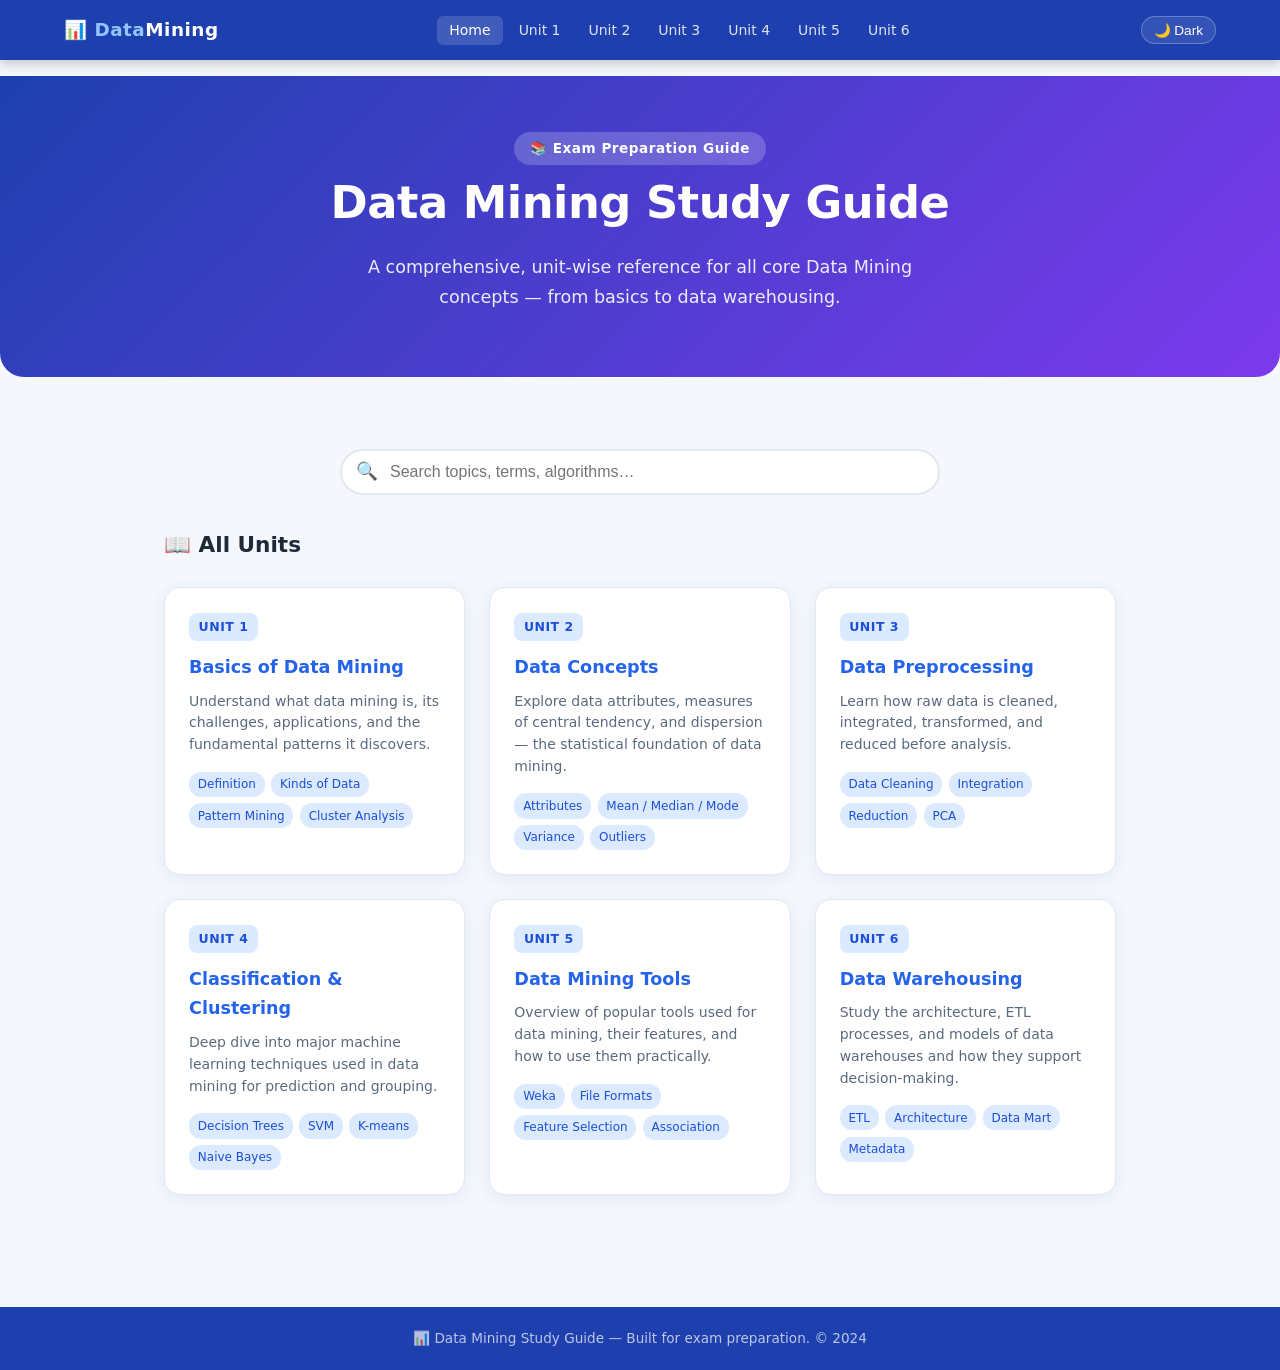
<file: index.html>
<!DOCTYPE html>
<html lang="en">
<head>
  <meta charset="UTF-8" />
  <meta name="viewport" content="width=device-width, initial-scale=1.0" />
  <title>Data Mining – Study Guide</title>
  <meta name="description" content="Complete unit-wise study guide for Data Mining exam preparation. Covers basics, preprocessing, classification, clustering, tools and data warehousing." />
  <link rel="stylesheet" href="style.css" />
  <script src="script.js" defer></script>
</head>
<body>

  <!-- ===== NAVBAR ===== -->
  <nav class="navbar" aria-label="Main navigation">
    <div class="navbar-inner">
      <a href="index.html" class="navbar-brand">📊 <span>Data</span>Mining</a>
      <button class="nav-toggle" aria-label="Toggle navigation" aria-expanded="false">☰</button>
      <ul class="nav-links">
        <li><a href="index.html">Home</a></li>
        <li><a href="unit1.html">Unit 1</a></li>
        <li><a href="unit2.html">Unit 2</a></li>
        <li><a href="unit3.html">Unit 3</a></li>
        <li><a href="unit4.html">Unit 4</a></li>
        <li><a href="unit5.html">Unit 5</a></li>
        <li><a href="unit6.html">Unit 6</a></li>
      </ul>
      <button class="dark-toggle" id="darkToggle" aria-label="Toggle dark mode">🌙 Dark</button>
    </div>
  </nav>

  <!-- ===== PAGE WRAPPER ===== -->
  <div class="page-wrapper">

    <!-- Hero -->
    <section class="hero">
      <div class="hero-badge">📚 Exam Preparation Guide</div>
      <h1>Data Mining Study Guide</h1>
      <p>A comprehensive, unit-wise reference for all core Data Mining concepts — from basics to data warehousing.</p>
    </section>

    <div class="container">

      <!-- Search -->
      <div class="search-container">
        <span class="search-icon" aria-hidden="true">🔍</span>
        <input
          type="search"
          id="searchBar"
          class="search-bar"
          placeholder="Search topics, terms, algorithms…"
          aria-label="Search topics"
          autocomplete="off"
        />
        <div id="searchResults" class="search-results" role="listbox" aria-label="Search results"></div>
      </div>

      <!-- Unit cards grid -->
      <div class="section-title">📖 All Units</div>
      <div class="unit-grid">

        <a href="unit1.html" class="unit-card">
          <div class="unit-card-number">UNIT 1</div>
          <h3>Basics of Data Mining</h3>
          <p>Understand what data mining is, its challenges, applications, and the fundamental patterns it discovers.</p>
          <div class="card-topics">
            <span class="topic-tag">Definition</span>
            <span class="topic-tag">Kinds of Data</span>
            <span class="topic-tag">Pattern Mining</span>
            <span class="topic-tag">Cluster Analysis</span>
          </div>
        </a>

        <a href="unit2.html" class="unit-card">
          <div class="unit-card-number">UNIT 2</div>
          <h3>Data Concepts</h3>
          <p>Explore data attributes, measures of central tendency, and dispersion — the statistical foundation of data mining.</p>
          <div class="card-topics">
            <span class="topic-tag">Attributes</span>
            <span class="topic-tag">Mean / Median / Mode</span>
            <span class="topic-tag">Variance</span>
            <span class="topic-tag">Outliers</span>
          </div>
        </a>

        <a href="unit3.html" class="unit-card">
          <div class="unit-card-number">UNIT 3</div>
          <h3>Data Preprocessing</h3>
          <p>Learn how raw data is cleaned, integrated, transformed, and reduced before analysis.</p>
          <div class="card-topics">
            <span class="topic-tag">Data Cleaning</span>
            <span class="topic-tag">Integration</span>
            <span class="topic-tag">Reduction</span>
            <span class="topic-tag">PCA</span>
          </div>
        </a>

        <a href="unit4.html" class="unit-card">
          <div class="unit-card-number">UNIT 4</div>
          <h3>Classification &amp; Clustering</h3>
          <p>Deep dive into major machine learning techniques used in data mining for prediction and grouping.</p>
          <div class="card-topics">
            <span class="topic-tag">Decision Trees</span>
            <span class="topic-tag">SVM</span>
            <span class="topic-tag">K-means</span>
            <span class="topic-tag">Naive Bayes</span>
          </div>
        </a>

        <a href="unit5.html" class="unit-card">
          <div class="unit-card-number">UNIT 5</div>
          <h3>Data Mining Tools</h3>
          <p>Overview of popular tools used for data mining, their features, and how to use them practically.</p>
          <div class="card-topics">
            <span class="topic-tag">Weka</span>
            <span class="topic-tag">File Formats</span>
            <span class="topic-tag">Feature Selection</span>
            <span class="topic-tag">Association</span>
          </div>
        </a>

        <a href="unit6.html" class="unit-card">
          <div class="unit-card-number">UNIT 6</div>
          <h3>Data Warehousing</h3>
          <p>Study the architecture, ETL processes, and models of data warehouses and how they support decision-making.</p>
          <div class="card-topics">
            <span class="topic-tag">ETL</span>
            <span class="topic-tag">Architecture</span>
            <span class="topic-tag">Data Mart</span>
            <span class="topic-tag">Metadata</span>
          </div>
        </a>

      </div><!-- /unit-grid -->

    </div><!-- /container -->
  </div><!-- /page-wrapper -->

  <!-- Back to Top -->
  <button id="backToTop" title="Back to top" aria-label="Back to top">▲</button>

  <!-- Footer -->
  <footer>
    <p>📊 Data Mining Study Guide &mdash; Built for exam preparation. &copy; 2024</p>
  </footer>

</body>
</html>
</file>
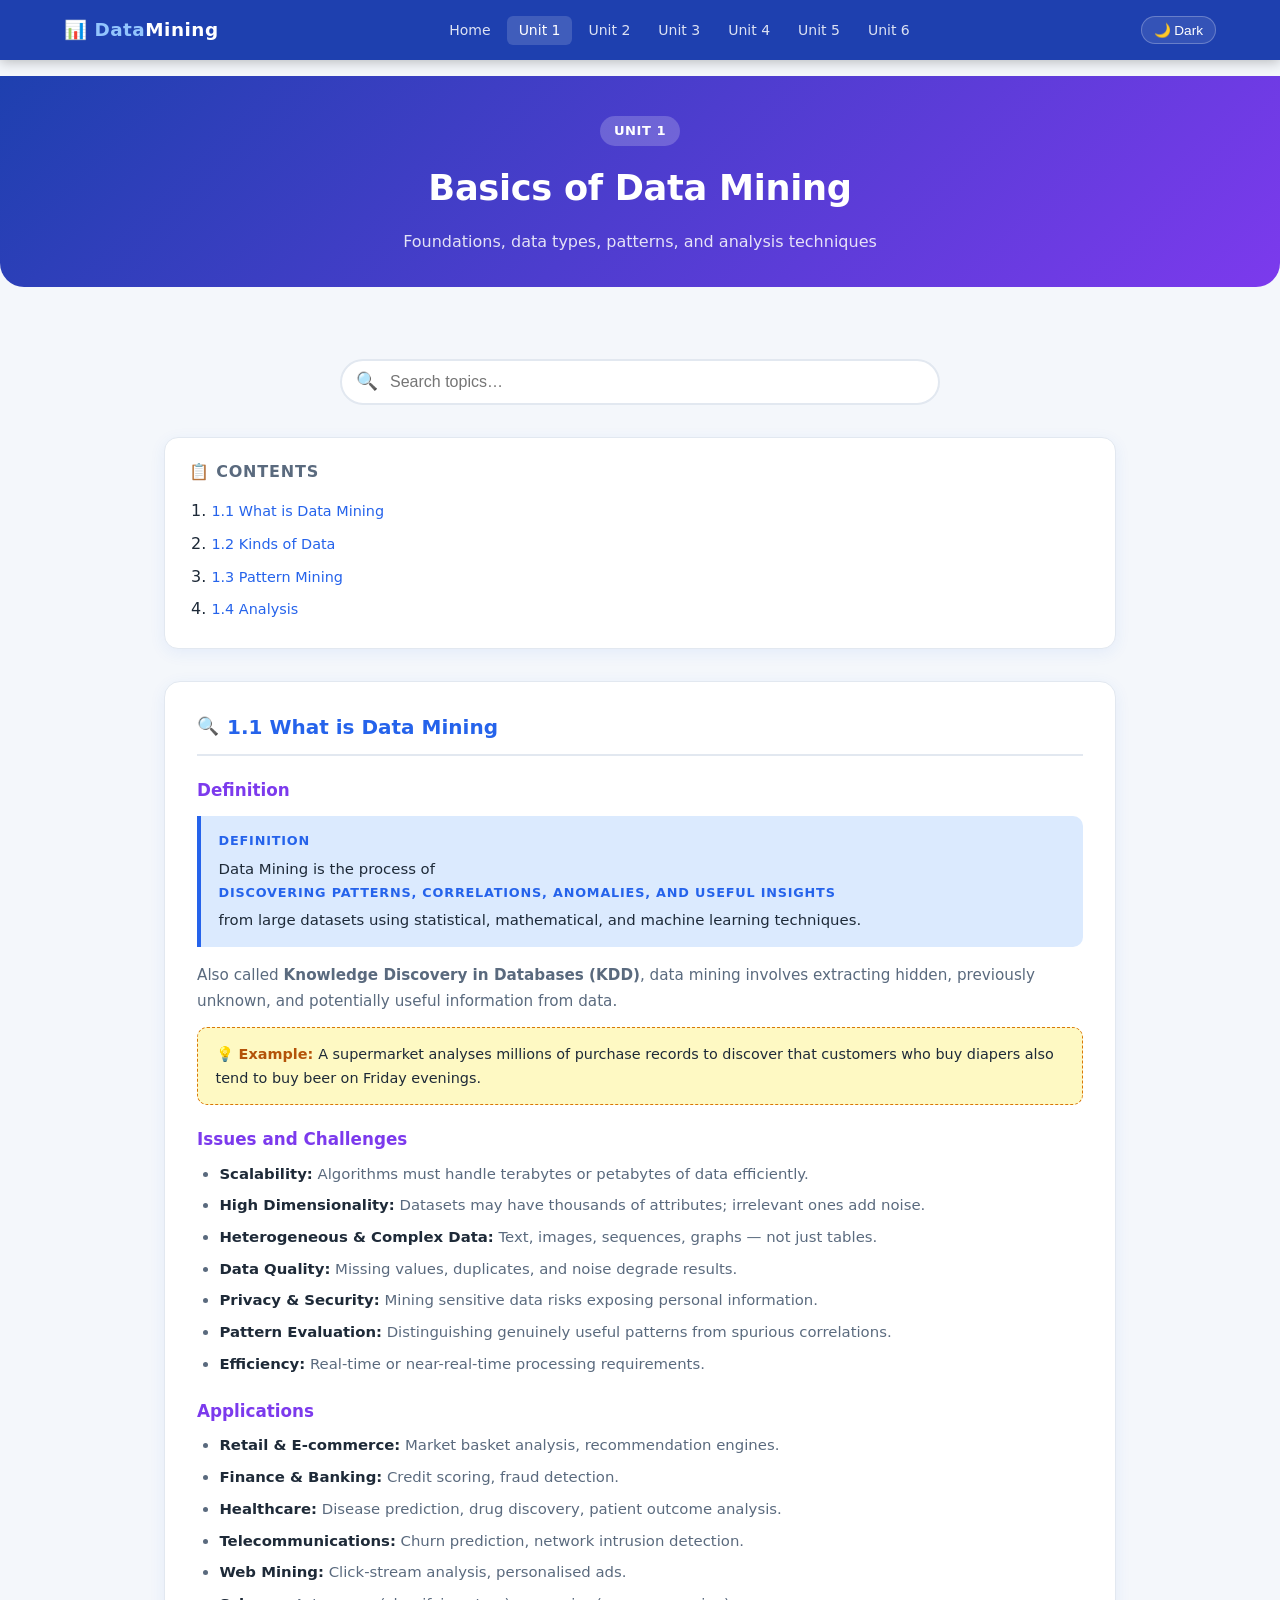
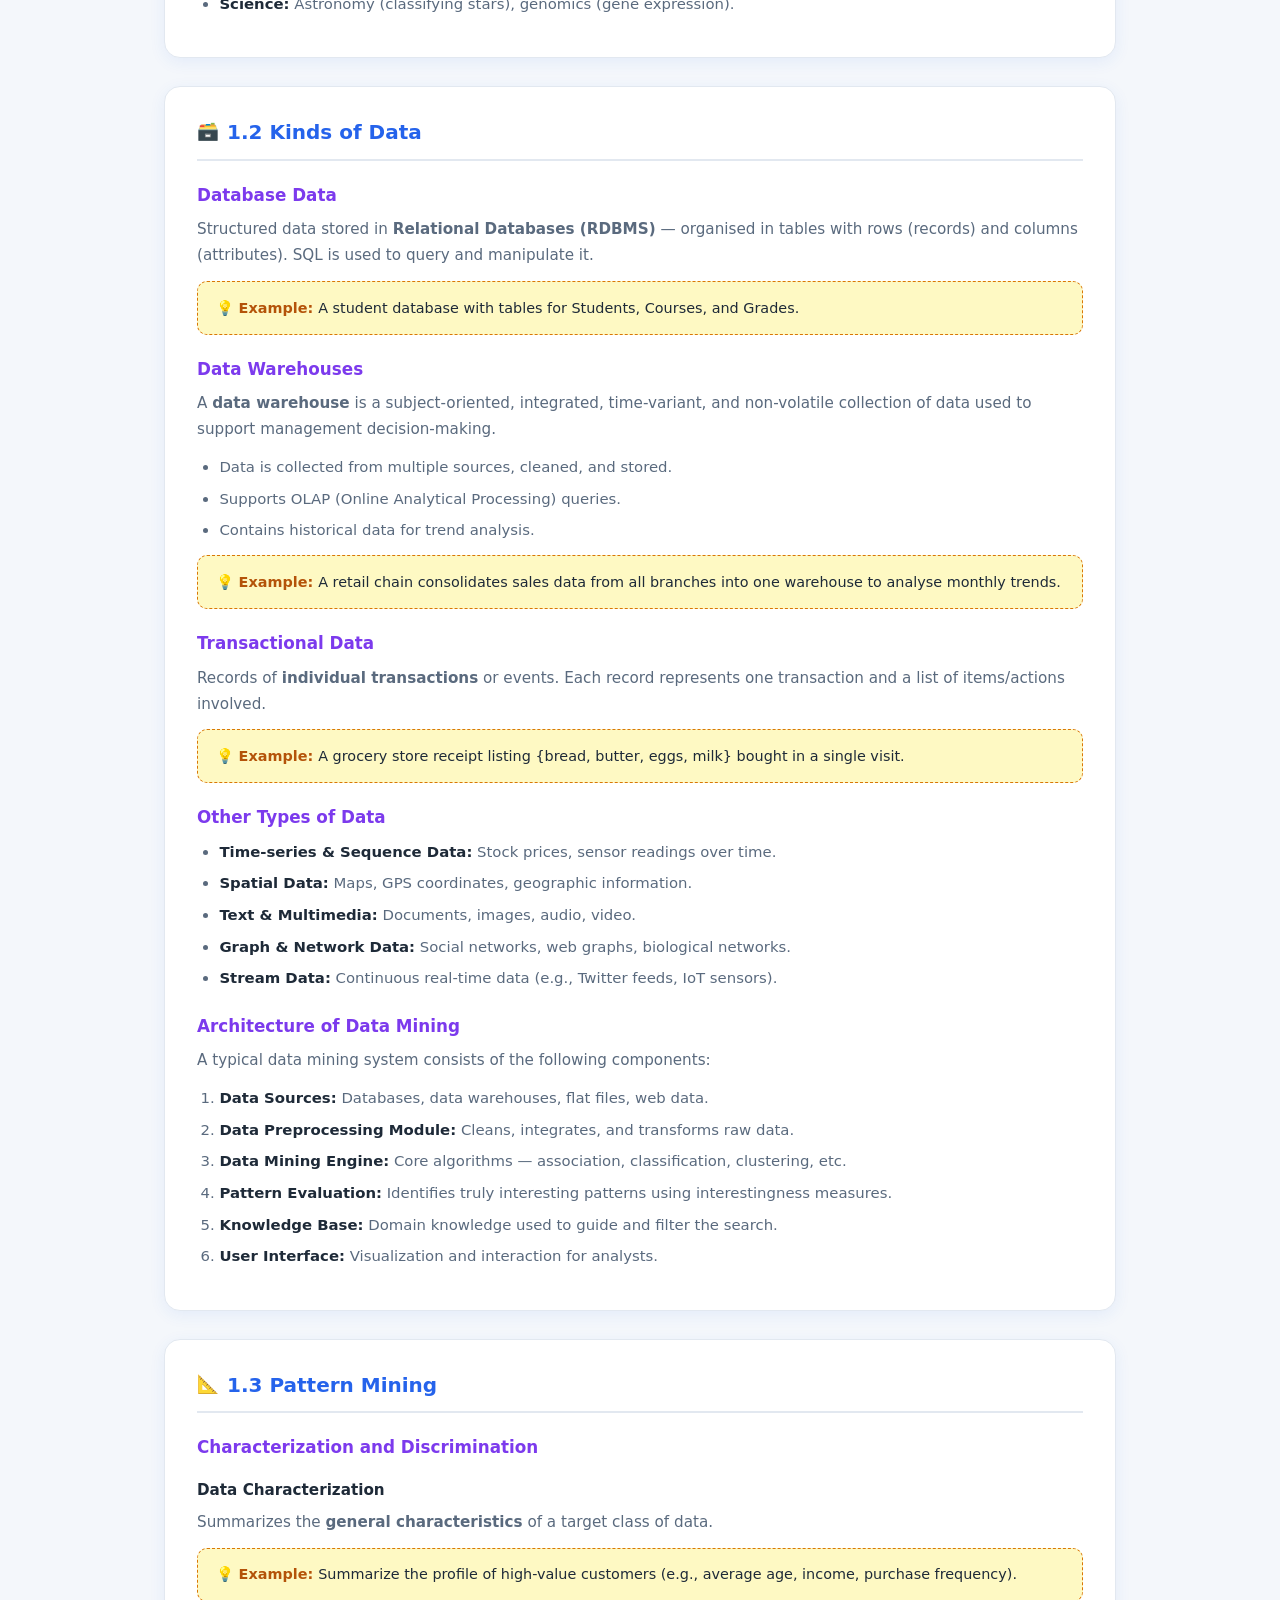
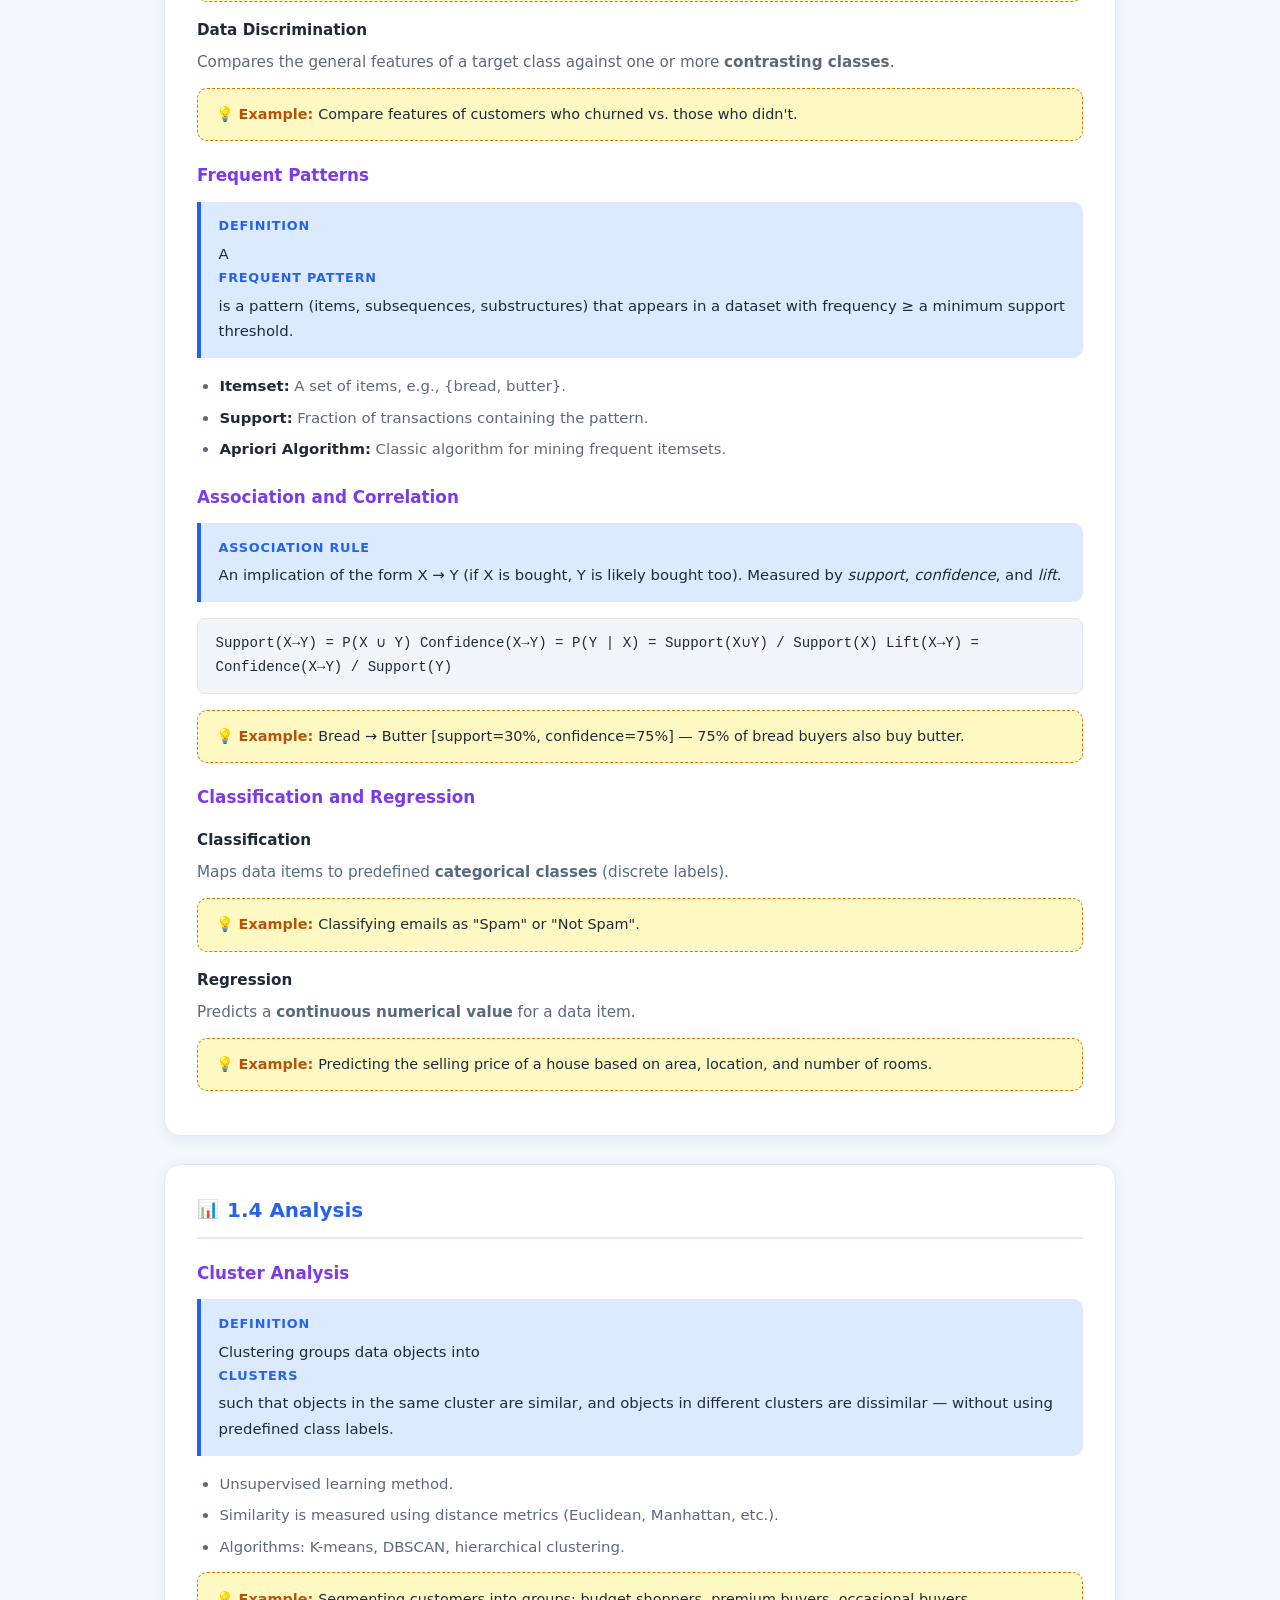
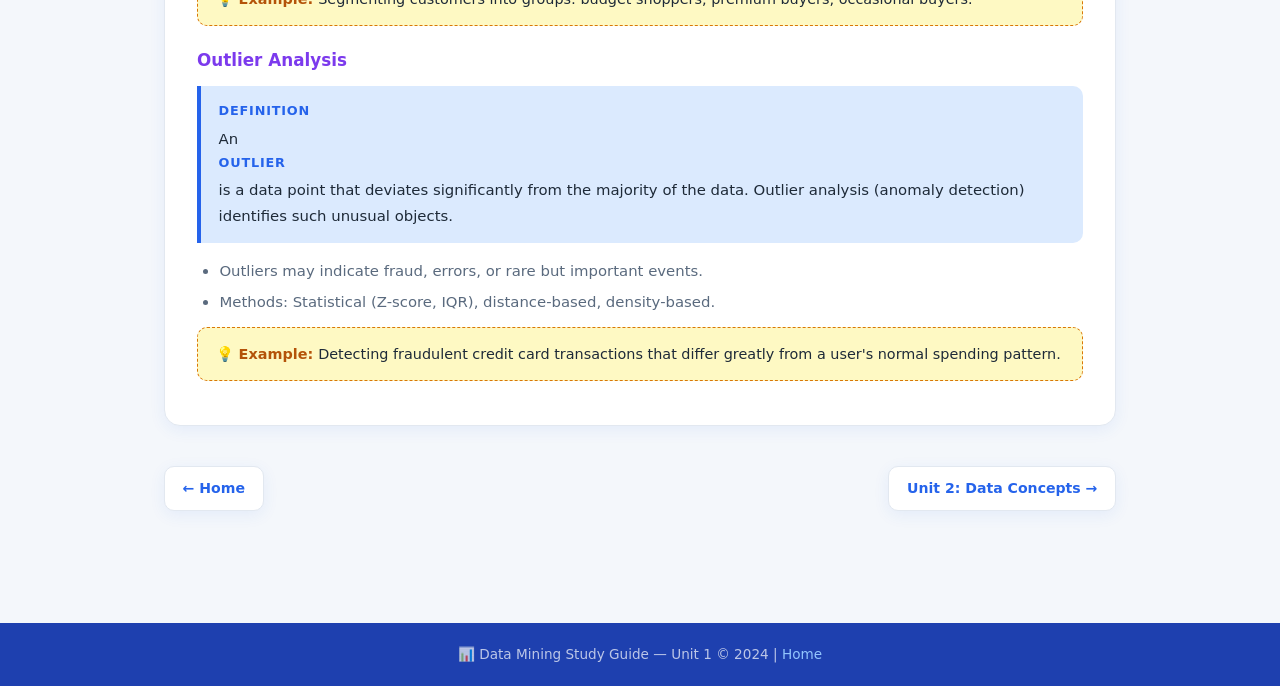
<file: unit1.html>
<!DOCTYPE html>
<html lang="en">
<head>
  <meta charset="UTF-8" />
  <meta name="viewport" content="width=device-width, initial-scale=1.0" />
  <title>Unit 1 – Basics of Data Mining</title>
  <meta name="description" content="Unit 1: Basics of Data Mining – definitions, types of data, patterns, architecture, and analysis techniques." />
  <link rel="stylesheet" href="style.css" />
  <script src="script.js" defer></script>
</head>
<body>

  <!-- ===== NAVBAR ===== -->
  <nav class="navbar" aria-label="Main navigation">
    <div class="navbar-inner">
      <a href="index.html" class="navbar-brand">📊 <span>Data</span>Mining</a>
      <button class="nav-toggle" aria-label="Toggle navigation" aria-expanded="false">☰</button>
      <ul class="nav-links">
        <li><a href="index.html">Home</a></li>
        <li><a href="unit1.html">Unit 1</a></li>
        <li><a href="unit2.html">Unit 2</a></li>
        <li><a href="unit3.html">Unit 3</a></li>
        <li><a href="unit4.html">Unit 4</a></li>
        <li><a href="unit5.html">Unit 5</a></li>
        <li><a href="unit6.html">Unit 6</a></li>
      </ul>
      <button class="dark-toggle" id="darkToggle" aria-label="Toggle dark mode">🌙 Dark</button>
    </div>
  </nav>

  <!-- ===== PAGE WRAPPER ===== -->
  <div class="page-wrapper">

    <!-- Unit Header -->
    <header class="unit-header">
      <div class="unit-label">UNIT 1</div>
      <h1>Basics of Data Mining</h1>
      <p>Foundations, data types, patterns, and analysis techniques</p>
    </header>

    <div class="container">

      <!-- Search -->
      <div class="search-container">
        <span class="search-icon" aria-hidden="true">🔍</span>
        <input type="search" id="searchBar" class="search-bar" placeholder="Search topics…" aria-label="Search" autocomplete="off" />
        <div id="searchResults" class="search-results" role="listbox"></div>
      </div>

      <!-- Table of Contents -->
      <nav class="toc" aria-label="Table of Contents">
        <h2>📋 Contents</h2>
        <ol>
          <li><a href="#what-is-data-mining">1.1 What is Data Mining</a></li>
          <li><a href="#kinds-of-data">1.2 Kinds of Data</a></li>
          <li><a href="#pattern-mining">1.3 Pattern Mining</a></li>
          <li><a href="#analysis">1.4 Analysis</a></li>
        </ol>
      </nav>

      <!-- 1.1 What is Data Mining -->
      <section class="section-card" id="what-is-data-mining" aria-labelledby="h-wdm">
        <h2 id="h-wdm"><span class="section-icon">🔍</span> 1.1 What is Data Mining</h2>

        <h3>Definition</h3>
        <div class="definition-box">
          <strong>Definition</strong>
          Data Mining is the process of <strong>discovering patterns, correlations, anomalies, and useful insights</strong> from large datasets using statistical, mathematical, and machine learning techniques.
        </div>
        <p>Also called <strong>Knowledge Discovery in Databases (KDD)</strong>, data mining involves extracting hidden, previously unknown, and potentially useful information from data.</p>
        <div class="example-box">A supermarket analyses millions of purchase records to discover that customers who buy diapers also tend to buy beer on Friday evenings.</div>

        <h3 id="issues-challenges">Issues and Challenges</h3>
        <ul>
          <li><strong>Scalability:</strong> Algorithms must handle terabytes or petabytes of data efficiently.</li>
          <li><strong>High Dimensionality:</strong> Datasets may have thousands of attributes; irrelevant ones add noise.</li>
          <li><strong>Heterogeneous &amp; Complex Data:</strong> Text, images, sequences, graphs — not just tables.</li>
          <li><strong>Data Quality:</strong> Missing values, duplicates, and noise degrade results.</li>
          <li><strong>Privacy &amp; Security:</strong> Mining sensitive data risks exposing personal information.</li>
          <li><strong>Pattern Evaluation:</strong> Distinguishing genuinely useful patterns from spurious correlations.</li>
          <li><strong>Efficiency:</strong> Real-time or near-real-time processing requirements.</li>
        </ul>

        <h3 id="applications">Applications</h3>
        <ul>
          <li><strong>Retail &amp; E-commerce:</strong> Market basket analysis, recommendation engines.</li>
          <li><strong>Finance &amp; Banking:</strong> Credit scoring, fraud detection.</li>
          <li><strong>Healthcare:</strong> Disease prediction, drug discovery, patient outcome analysis.</li>
          <li><strong>Telecommunications:</strong> Churn prediction, network intrusion detection.</li>
          <li><strong>Web Mining:</strong> Click-stream analysis, personalised ads.</li>
          <li><strong>Science:</strong> Astronomy (classifying stars), genomics (gene expression).</li>
        </ul>
      </section>

      <!-- 1.2 Kinds of Data -->
      <section class="section-card" id="kinds-of-data" aria-labelledby="h-kod">
        <h2 id="h-kod"><span class="section-icon">🗃️</span> 1.2 Kinds of Data</h2>

        <h3>Database Data</h3>
        <p>Structured data stored in <strong>Relational Databases (RDBMS)</strong> — organised in tables with rows (records) and columns (attributes). SQL is used to query and manipulate it.</p>
        <div class="example-box">A student database with tables for Students, Courses, and Grades.</div>

        <h3>Data Warehouses</h3>
        <p>A <strong>data warehouse</strong> is a subject-oriented, integrated, time-variant, and non-volatile collection of data used to support management decision-making.</p>
        <ul>
          <li>Data is collected from multiple sources, cleaned, and stored.</li>
          <li>Supports OLAP (Online Analytical Processing) queries.</li>
          <li>Contains historical data for trend analysis.</li>
        </ul>
        <div class="example-box">A retail chain consolidates sales data from all branches into one warehouse to analyse monthly trends.</div>

        <h3>Transactional Data</h3>
        <p>Records of <strong>individual transactions</strong> or events. Each record represents one transaction and a list of items/actions involved.</p>
        <div class="example-box">A grocery store receipt listing {bread, butter, eggs, milk} bought in a single visit.</div>

        <h3>Other Types of Data</h3>
        <ul>
          <li><strong>Time-series &amp; Sequence Data:</strong> Stock prices, sensor readings over time.</li>
          <li><strong>Spatial Data:</strong> Maps, GPS coordinates, geographic information.</li>
          <li><strong>Text &amp; Multimedia:</strong> Documents, images, audio, video.</li>
          <li><strong>Graph &amp; Network Data:</strong> Social networks, web graphs, biological networks.</li>
          <li><strong>Stream Data:</strong> Continuous real-time data (e.g., Twitter feeds, IoT sensors).</li>
        </ul>

        <h3 id="architecture">Architecture of Data Mining</h3>
        <p>A typical data mining system consists of the following components:</p>
        <ol>
          <li><strong>Data Sources:</strong> Databases, data warehouses, flat files, web data.</li>
          <li><strong>Data Preprocessing Module:</strong> Cleans, integrates, and transforms raw data.</li>
          <li><strong>Data Mining Engine:</strong> Core algorithms — association, classification, clustering, etc.</li>
          <li><strong>Pattern Evaluation:</strong> Identifies truly interesting patterns using interestingness measures.</li>
          <li><strong>Knowledge Base:</strong> Domain knowledge used to guide and filter the search.</li>
          <li><strong>User Interface:</strong> Visualization and interaction for analysts.</li>
        </ol>
      </section>

      <!-- 1.3 Pattern Mining -->
      <section class="section-card" id="pattern-mining" aria-labelledby="h-pm">
        <h2 id="h-pm"><span class="section-icon">📐</span> 1.3 Pattern Mining</h2>

        <h3>Characterization and Discrimination</h3>
        <h4>Data Characterization</h4>
        <p>Summarizes the <strong>general characteristics</strong> of a target class of data.</p>
        <div class="example-box">Summarize the profile of high-value customers (e.g., average age, income, purchase frequency).</div>

        <h4>Data Discrimination</h4>
        <p>Compares the general features of a target class against one or more <strong>contrasting classes</strong>.</p>
        <div class="example-box">Compare features of customers who churned vs. those who didn't.</div>

        <h3>Frequent Patterns</h3>
        <div class="definition-box">
          <strong>Definition</strong>
          A <strong>frequent pattern</strong> is a pattern (items, subsequences, substructures) that appears in a dataset with frequency ≥ a minimum support threshold.
        </div>
        <ul>
          <li><strong>Itemset:</strong> A set of items, e.g., {bread, butter}.</li>
          <li><strong>Support:</strong> Fraction of transactions containing the pattern.</li>
          <li><strong>Apriori Algorithm:</strong> Classic algorithm for mining frequent itemsets.</li>
        </ul>

        <h3>Association and Correlation</h3>
        <div class="definition-box">
          <strong>Association Rule</strong>
          An implication of the form X → Y (if X is bought, Y is likely bought too). Measured by <em>support</em>, <em>confidence</em>, and <em>lift</em>.
        </div>
        <div class="code-block">Support(X→Y)    = P(X ∪ Y)
Confidence(X→Y) = P(Y | X) = Support(X∪Y) / Support(X)
Lift(X→Y)       = Confidence(X→Y) / Support(Y)</div>
        <div class="example-box">Bread → Butter [support=30%, confidence=75%] — 75% of bread buyers also buy butter.</div>

        <h3>Classification and Regression</h3>
        <h4>Classification</h4>
        <p>Maps data items to predefined <strong>categorical classes</strong> (discrete labels).</p>
        <div class="example-box">Classifying emails as "Spam" or "Not Spam".</div>

        <h4>Regression</h4>
        <p>Predicts a <strong>continuous numerical value</strong> for a data item.</p>
        <div class="example-box">Predicting the selling price of a house based on area, location, and number of rooms.</div>
      </section>

      <!-- 1.4 Analysis -->
      <section class="section-card" id="analysis" aria-labelledby="h-anal">
        <h2 id="h-anal"><span class="section-icon">📊</span> 1.4 Analysis</h2>

        <h3>Cluster Analysis</h3>
        <div class="definition-box">
          <strong>Definition</strong>
          Clustering groups data objects into <strong>clusters</strong> such that objects in the same cluster are similar, and objects in different clusters are dissimilar — without using predefined class labels.
        </div>
        <ul>
          <li>Unsupervised learning method.</li>
          <li>Similarity is measured using distance metrics (Euclidean, Manhattan, etc.).</li>
          <li>Algorithms: K-means, DBSCAN, hierarchical clustering.</li>
        </ul>
        <div class="example-box">Segmenting customers into groups: budget shoppers, premium buyers, occasional buyers.</div>

        <h3>Outlier Analysis</h3>
        <div class="definition-box">
          <strong>Definition</strong>
          An <strong>outlier</strong> is a data point that deviates significantly from the majority of the data. Outlier analysis (anomaly detection) identifies such unusual objects.
        </div>
        <ul>
          <li>Outliers may indicate fraud, errors, or rare but important events.</li>
          <li>Methods: Statistical (Z-score, IQR), distance-based, density-based.</li>
        </ul>
        <div class="example-box">Detecting fraudulent credit card transactions that differ greatly from a user's normal spending pattern.</div>
      </section>

      <!-- Unit Navigation -->
      <div class="unit-nav">
        <a href="index.html" class="unit-nav-btn">← Home</a>
        <a href="unit2.html" class="unit-nav-btn">Unit 2: Data Concepts →</a>
      </div>

    </div><!-- /container -->
  </div><!-- /page-wrapper -->

  <!-- Back to Top -->
  <button id="backToTop" title="Back to top" aria-label="Back to top">▲</button>

  <!-- Footer -->
  <footer>
    <p>📊 Data Mining Study Guide &mdash; Unit 1 &copy; 2024 | <a href="index.html">Home</a></p>
  </footer>

</body>
</html>
</file>
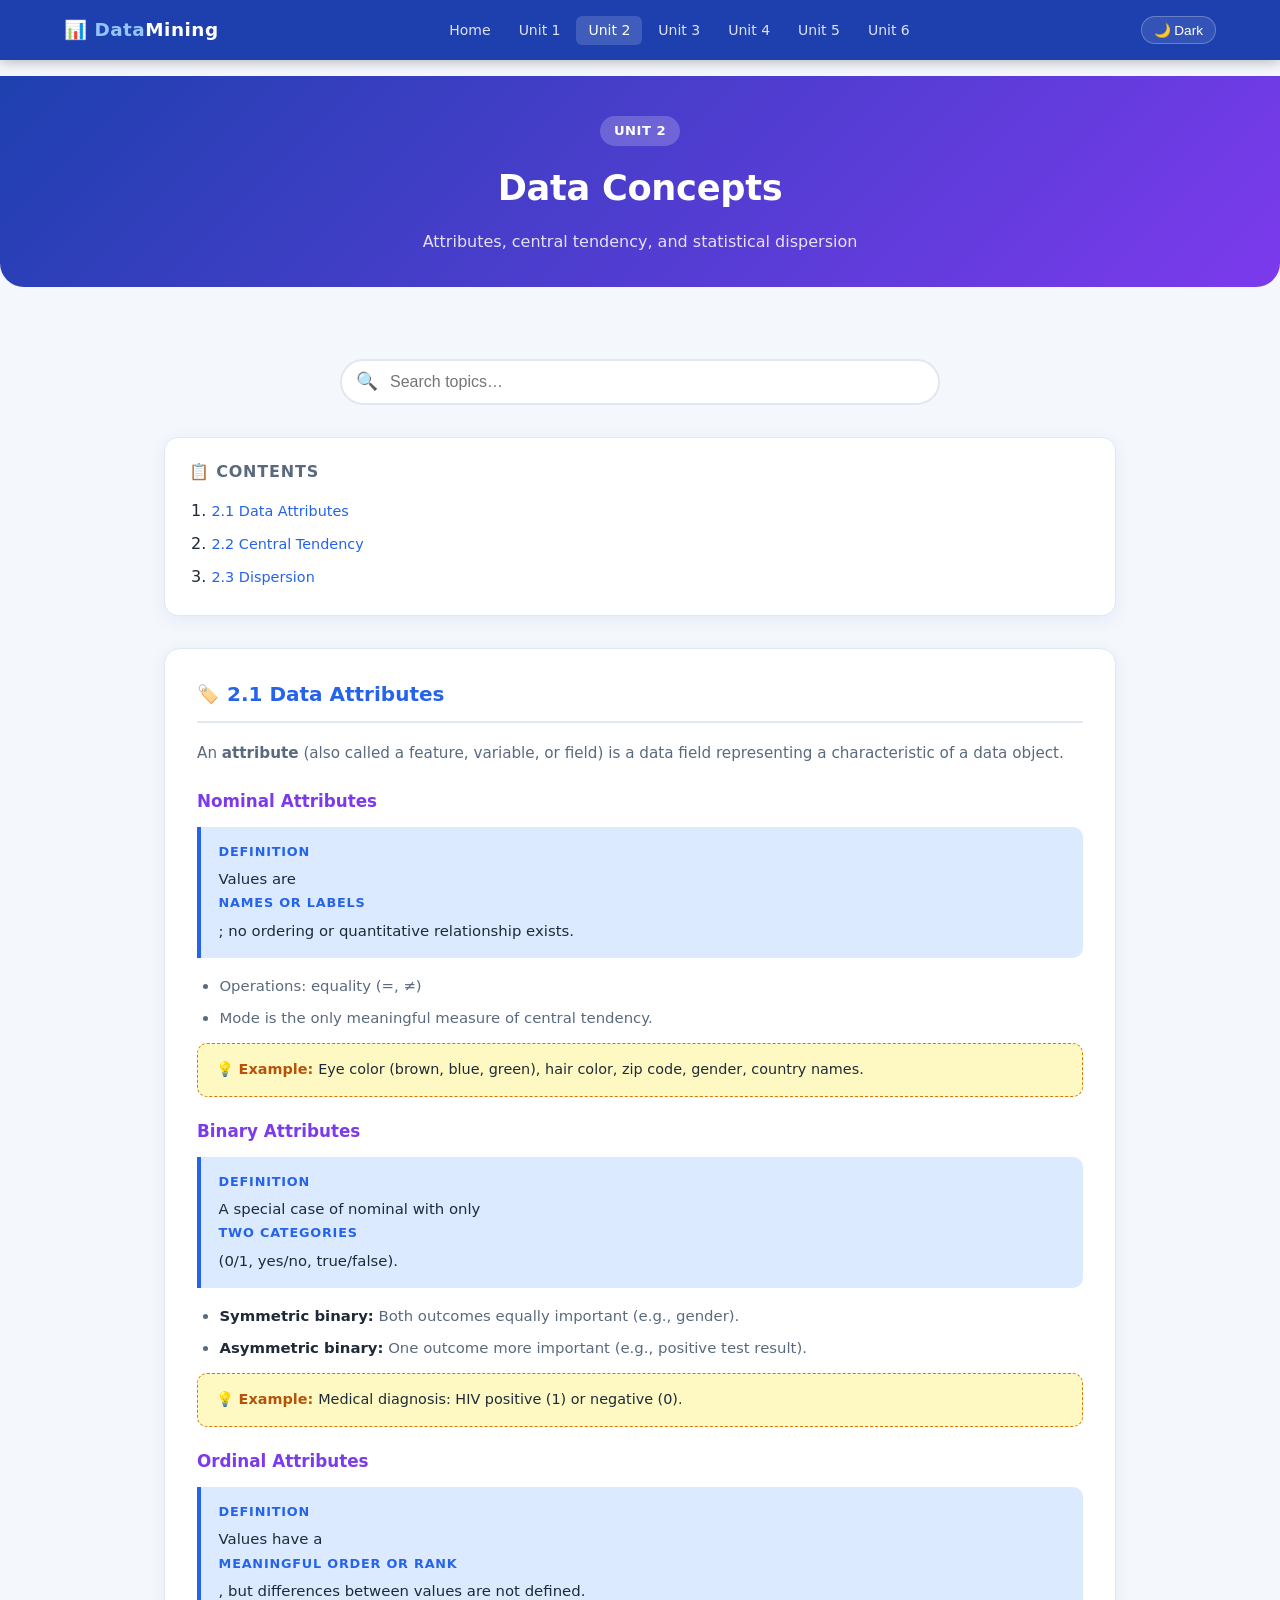
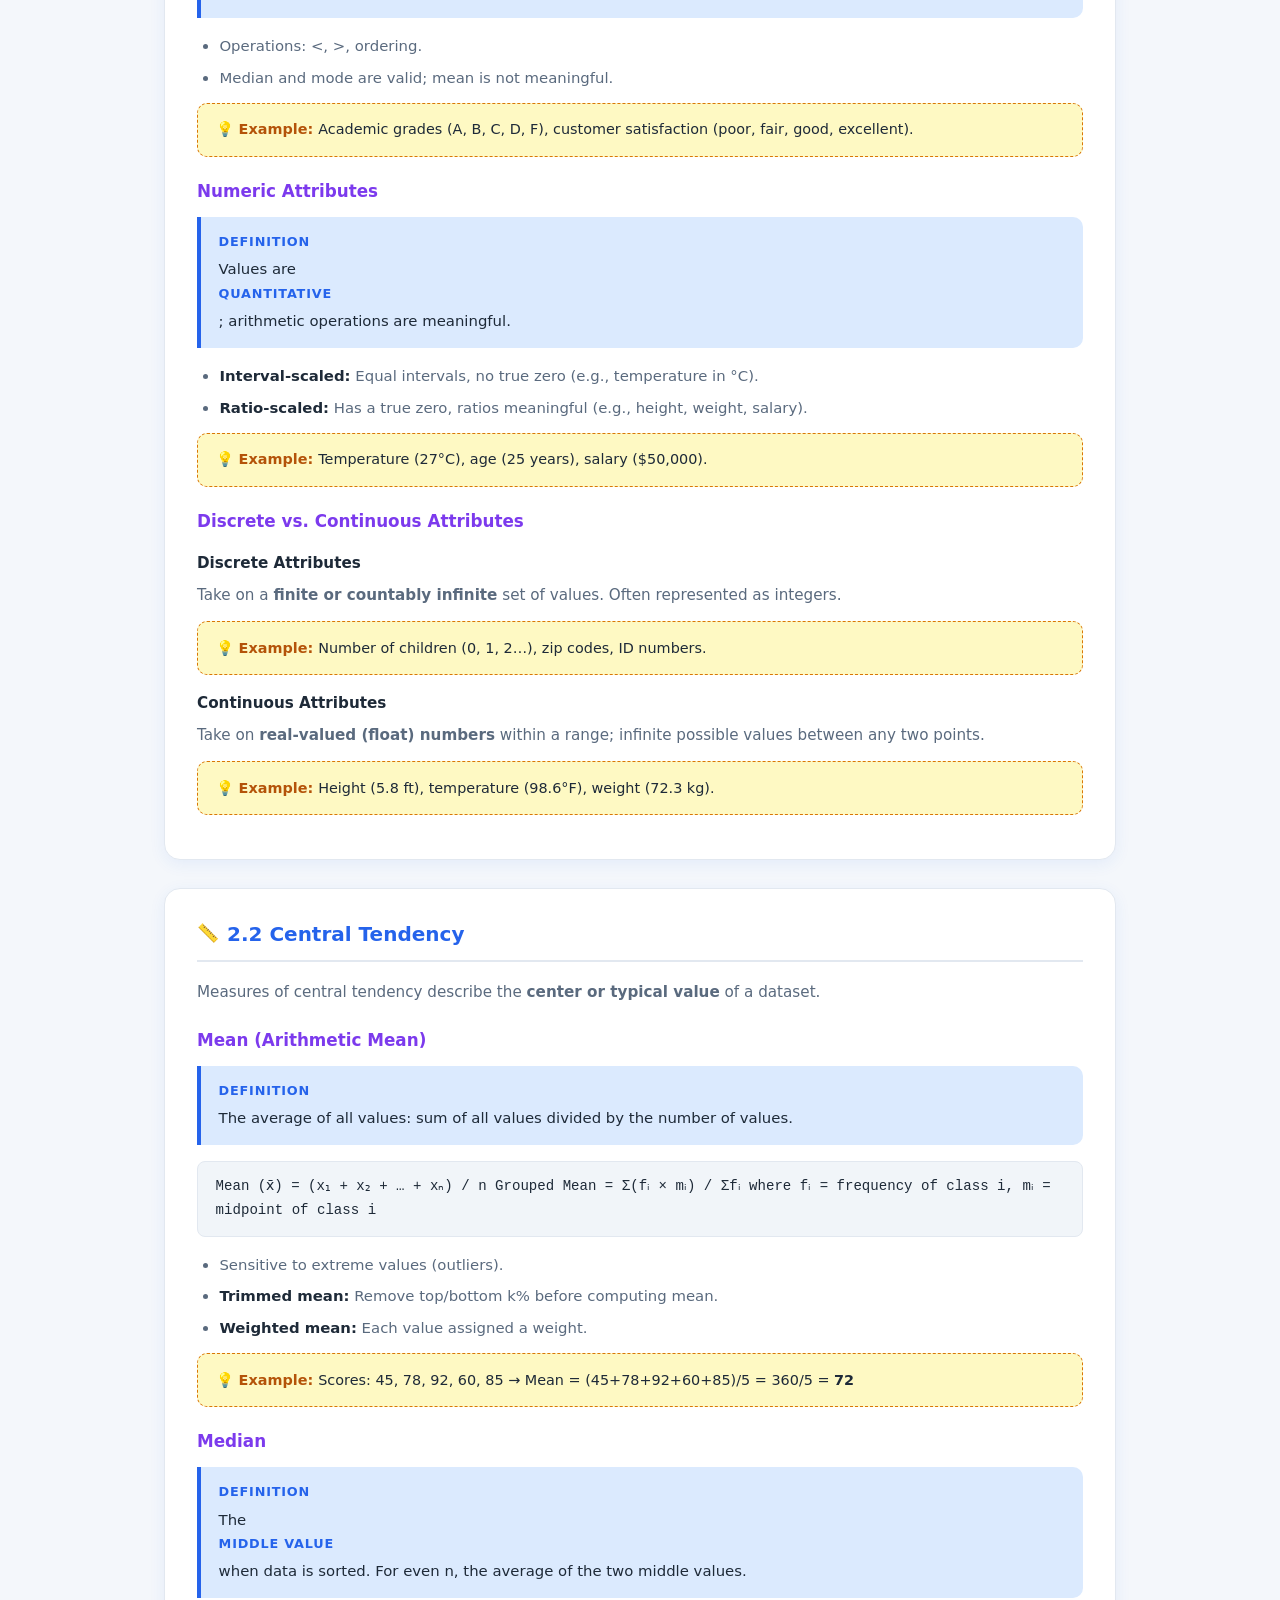
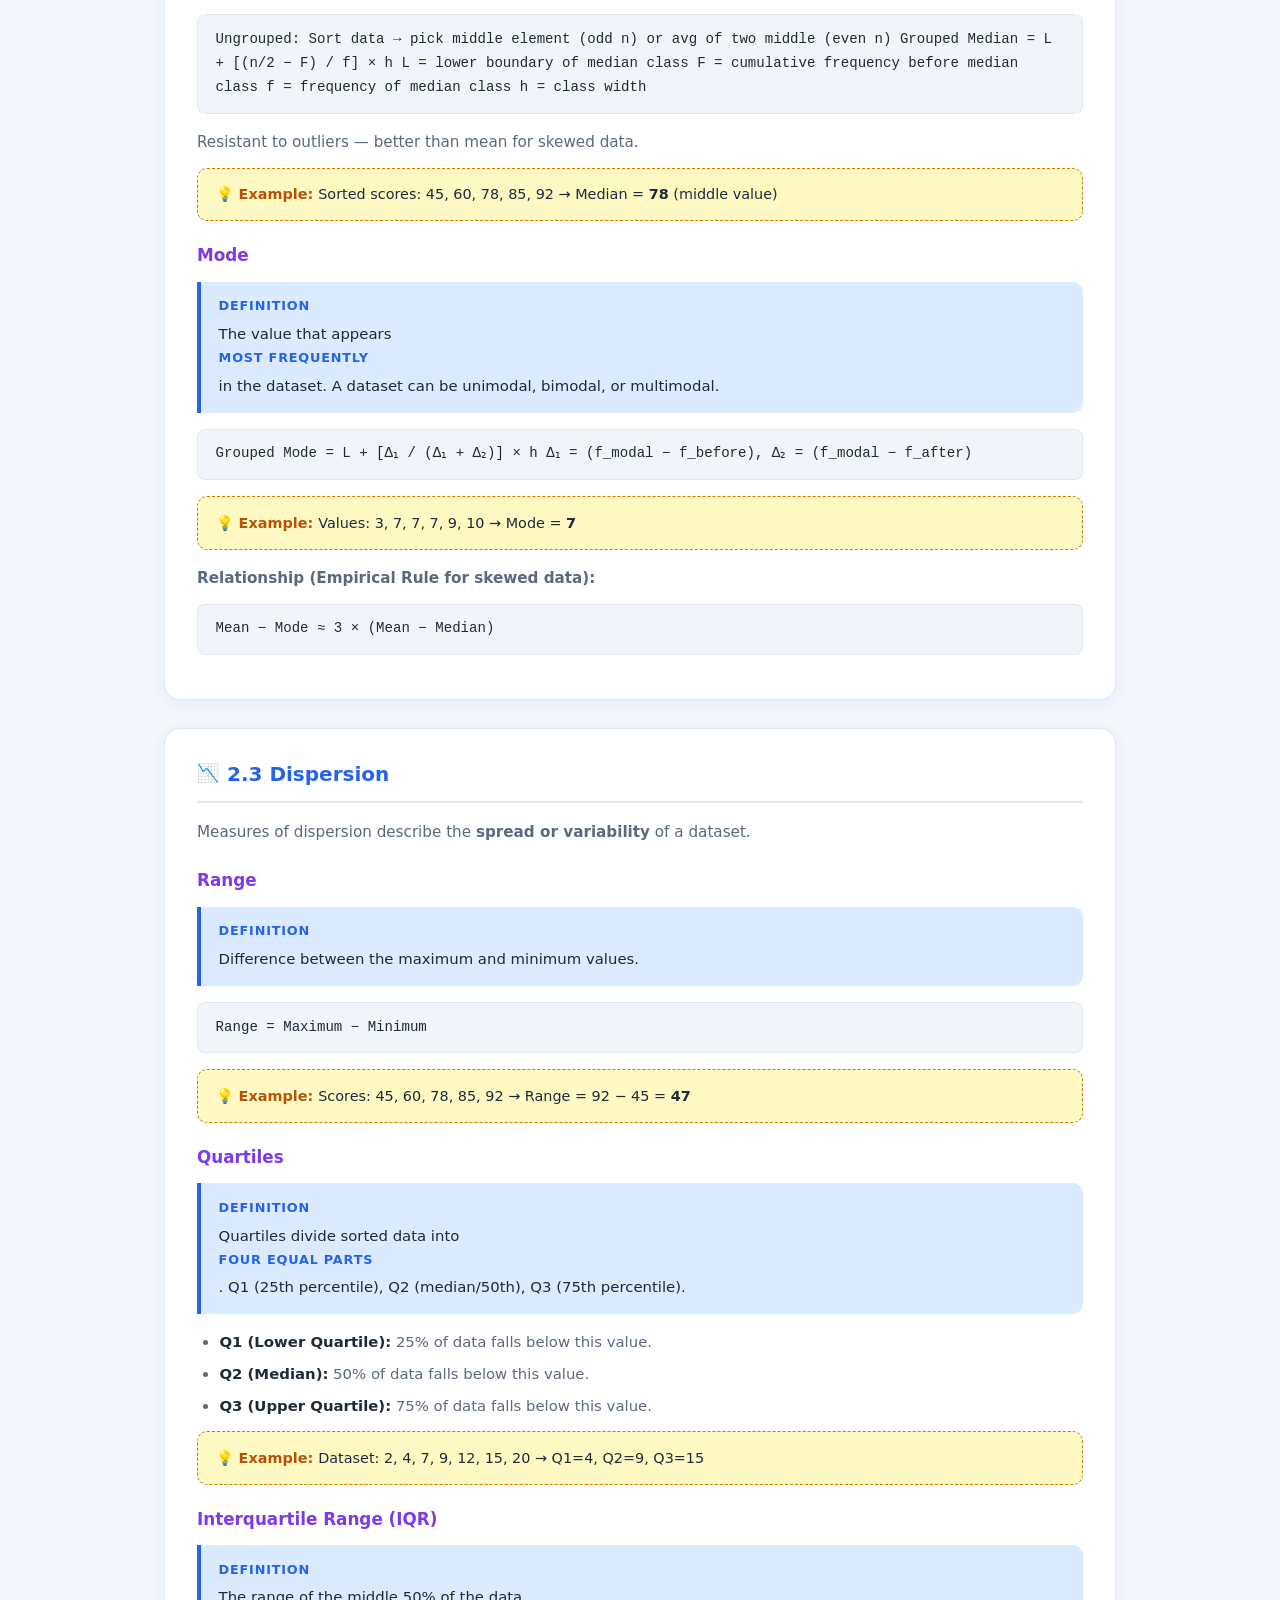
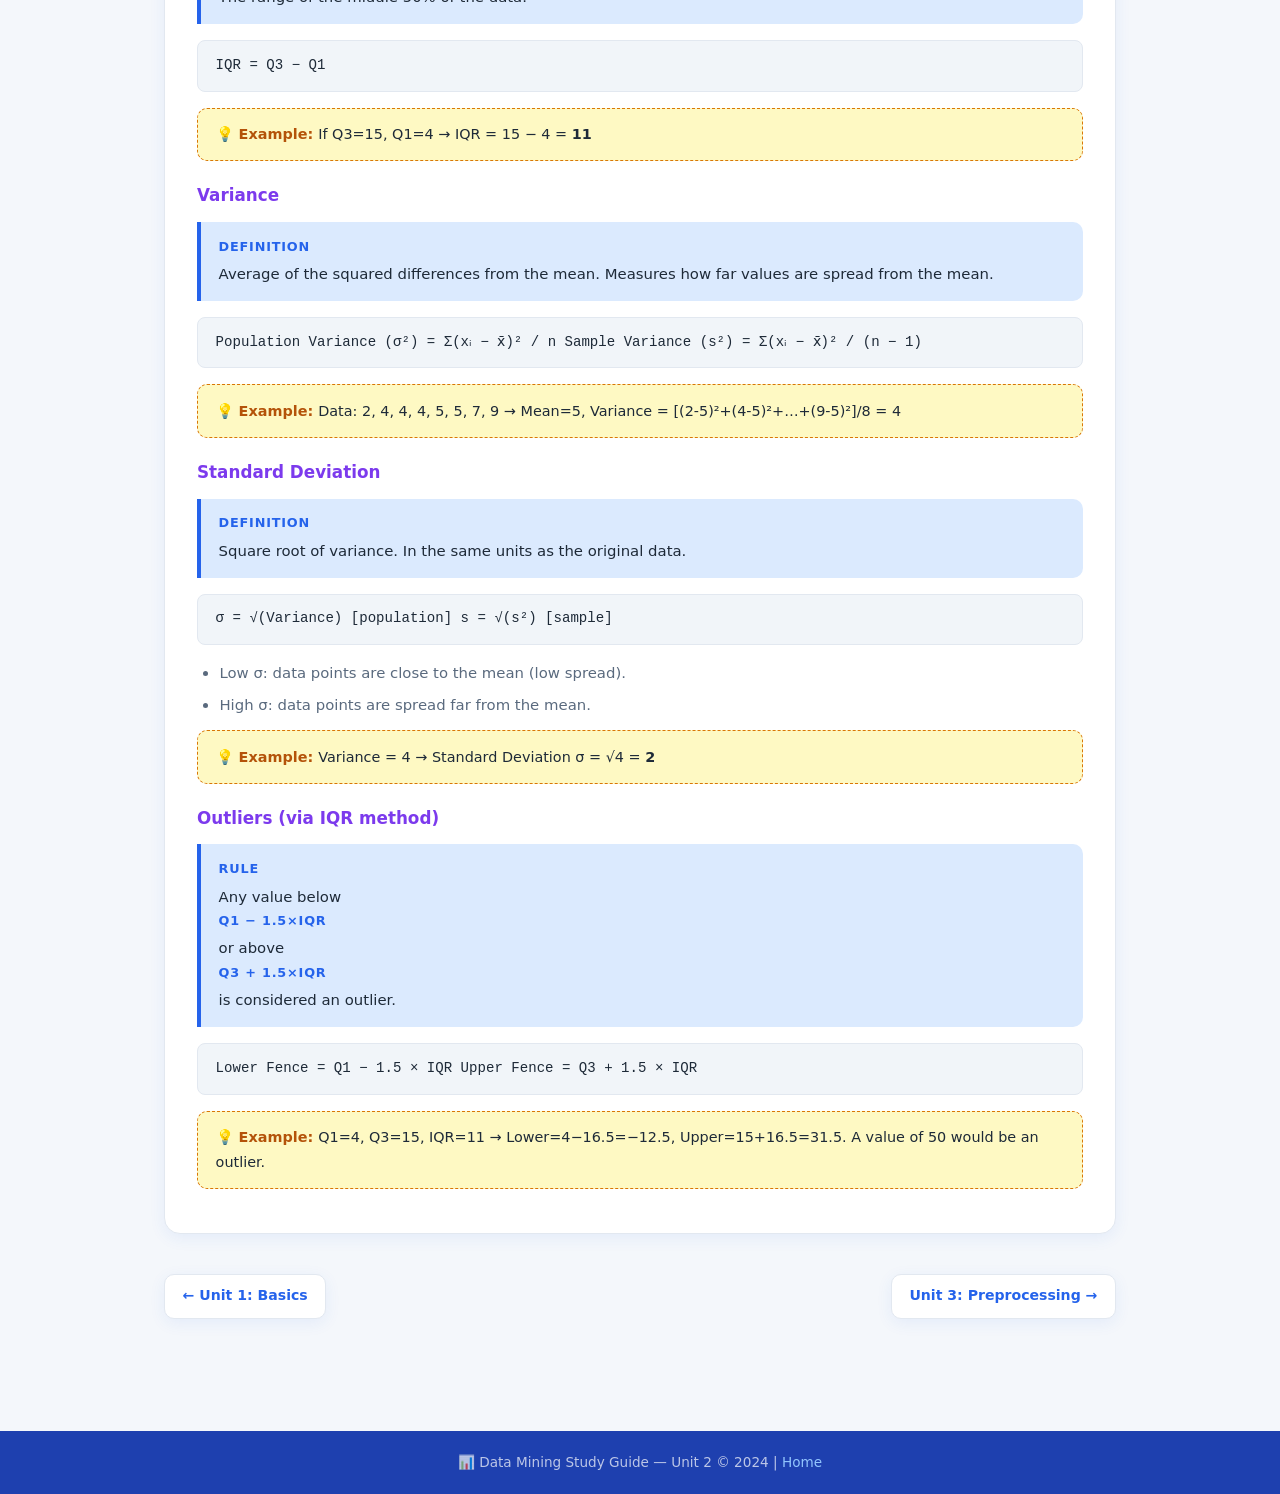
<file: unit2.html>
<!DOCTYPE html>
<html lang="en">
<head>
  <meta charset="UTF-8" />
  <meta name="viewport" content="width=device-width, initial-scale=1.0" />
  <title>Unit 2 – Data Concepts</title>
  <meta name="description" content="Unit 2: Data attributes, types, central tendency, and dispersion measures in data mining." />
  <link rel="stylesheet" href="style.css" />
  <script src="script.js" defer></script>
</head>
<body>

  <!-- ===== NAVBAR ===== -->
  <nav class="navbar" aria-label="Main navigation">
    <div class="navbar-inner">
      <a href="index.html" class="navbar-brand">📊 <span>Data</span>Mining</a>
      <button class="nav-toggle" aria-label="Toggle navigation" aria-expanded="false">☰</button>
      <ul class="nav-links">
        <li><a href="index.html">Home</a></li>
        <li><a href="unit1.html">Unit 1</a></li>
        <li><a href="unit2.html">Unit 2</a></li>
        <li><a href="unit3.html">Unit 3</a></li>
        <li><a href="unit4.html">Unit 4</a></li>
        <li><a href="unit5.html">Unit 5</a></li>
        <li><a href="unit6.html">Unit 6</a></li>
      </ul>
      <button class="dark-toggle" id="darkToggle" aria-label="Toggle dark mode">🌙 Dark</button>
    </div>
  </nav>

  <div class="page-wrapper">

    <header class="unit-header">
      <div class="unit-label">UNIT 2</div>
      <h1>Data Concepts</h1>
      <p>Attributes, central tendency, and statistical dispersion</p>
    </header>

    <div class="container">

      <div class="search-container">
        <span class="search-icon" aria-hidden="true">🔍</span>
        <input type="search" id="searchBar" class="search-bar" placeholder="Search topics…" aria-label="Search" autocomplete="off" />
        <div id="searchResults" class="search-results" role="listbox"></div>
      </div>

      <nav class="toc" aria-label="Table of Contents">
        <h2>📋 Contents</h2>
        <ol>
          <li><a href="#data-attributes">2.1 Data Attributes</a></li>
          <li><a href="#central-tendency">2.2 Central Tendency</a></li>
          <li><a href="#dispersion">2.3 Dispersion</a></li>
        </ol>
      </nav>

      <!-- 2.1 Data Attributes -->
      <section class="section-card" id="data-attributes" aria-labelledby="h-da">
        <h2 id="h-da"><span class="section-icon">🏷️</span> 2.1 Data Attributes</h2>
        <p>An <strong>attribute</strong> (also called a feature, variable, or field) is a data field representing a characteristic of a data object.</p>

        <h3>Nominal Attributes</h3>
        <div class="definition-box">
          <strong>Definition</strong>
          Values are <strong>names or labels</strong>; no ordering or quantitative relationship exists.
        </div>
        <ul>
          <li>Operations: equality (=, ≠)</li>
          <li>Mode is the only meaningful measure of central tendency.</li>
        </ul>
        <div class="example-box">Eye color (brown, blue, green), hair color, zip code, gender, country names.</div>

        <h3>Binary Attributes</h3>
        <div class="definition-box">
          <strong>Definition</strong>
          A special case of nominal with only <strong>two categories</strong> (0/1, yes/no, true/false).
        </div>
        <ul>
          <li><strong>Symmetric binary:</strong> Both outcomes equally important (e.g., gender).</li>
          <li><strong>Asymmetric binary:</strong> One outcome more important (e.g., positive test result).</li>
        </ul>
        <div class="example-box">Medical diagnosis: HIV positive (1) or negative (0).</div>

        <h3>Ordinal Attributes</h3>
        <div class="definition-box">
          <strong>Definition</strong>
          Values have a <strong>meaningful order or rank</strong>, but differences between values are not defined.
        </div>
        <ul>
          <li>Operations: &lt;, &gt;, ordering.</li>
          <li>Median and mode are valid; mean is not meaningful.</li>
        </ul>
        <div class="example-box">Academic grades (A, B, C, D, F), customer satisfaction (poor, fair, good, excellent).</div>

        <h3>Numeric Attributes</h3>
        <div class="definition-box">
          <strong>Definition</strong>
          Values are <strong>quantitative</strong>; arithmetic operations are meaningful.
        </div>
        <ul>
          <li><strong>Interval-scaled:</strong> Equal intervals, no true zero (e.g., temperature in °C).</li>
          <li><strong>Ratio-scaled:</strong> Has a true zero, ratios meaningful (e.g., height, weight, salary).</li>
        </ul>
        <div class="example-box">Temperature (27°C), age (25 years), salary ($50,000).</div>

        <h3>Discrete vs. Continuous Attributes</h3>
        <h4>Discrete Attributes</h4>
        <p>Take on a <strong>finite or countably infinite</strong> set of values. Often represented as integers.</p>
        <div class="example-box">Number of children (0, 1, 2…), zip codes, ID numbers.</div>

        <h4>Continuous Attributes</h4>
        <p>Take on <strong>real-valued (float) numbers</strong> within a range; infinite possible values between any two points.</p>
        <div class="example-box">Height (5.8 ft), temperature (98.6°F), weight (72.3 kg).</div>
      </section>

      <!-- 2.2 Central Tendency -->
      <section class="section-card" id="central-tendency" aria-labelledby="h-ct">
        <h2 id="h-ct"><span class="section-icon">📏</span> 2.2 Central Tendency</h2>
        <p>Measures of central tendency describe the <strong>center or typical value</strong> of a dataset.</p>

        <h3>Mean (Arithmetic Mean)</h3>
        <div class="definition-box">
          <strong>Definition</strong>
          The average of all values: sum of all values divided by the number of values.
        </div>
        <div class="code-block">Mean (x̄) = (x₁ + x₂ + … + xₙ) / n

Grouped Mean = Σ(fᵢ × mᵢ) / Σfᵢ
  where fᵢ = frequency of class i, mᵢ = midpoint of class i</div>
        <ul>
          <li>Sensitive to extreme values (outliers).</li>
          <li><strong>Trimmed mean:</strong> Remove top/bottom k% before computing mean.</li>
          <li><strong>Weighted mean:</strong> Each value assigned a weight.</li>
        </ul>
        <div class="example-box">Scores: 45, 78, 92, 60, 85 → Mean = (45+78+92+60+85)/5 = 360/5 = <strong>72</strong></div>

        <h3>Median</h3>
        <div class="definition-box">
          <strong>Definition</strong>
          The <strong>middle value</strong> when data is sorted. For even n, the average of the two middle values.
        </div>
        <div class="code-block">Ungrouped: Sort data → pick middle element (odd n) or avg of two middle (even n)

Grouped Median = L + [(n/2 − F) / f] × h
  L = lower boundary of median class
  F = cumulative frequency before median class
  f = frequency of median class
  h = class width</div>
        <p>Resistant to outliers — better than mean for skewed data.</p>
        <div class="example-box">Sorted scores: 45, 60, 78, 85, 92 → Median = <strong>78</strong> (middle value)</div>

        <h3>Mode</h3>
        <div class="definition-box">
          <strong>Definition</strong>
          The value that appears <strong>most frequently</strong> in the dataset. A dataset can be unimodal, bimodal, or multimodal.
        </div>
        <div class="code-block">Grouped Mode = L + [Δ₁ / (Δ₁ + Δ₂)] × h
  Δ₁ = (f_modal − f_before),  Δ₂ = (f_modal − f_after)</div>
        <div class="example-box">Values: 3, 7, 7, 7, 9, 10 → Mode = <strong>7</strong></div>

        <p><strong>Relationship (Empirical Rule for skewed data):</strong></p>
        <div class="code-block">Mean − Mode ≈ 3 × (Mean − Median)</div>
      </section>

      <!-- 2.3 Dispersion -->
      <section class="section-card" id="dispersion" aria-labelledby="h-disp">
        <h2 id="h-disp"><span class="section-icon">📉</span> 2.3 Dispersion</h2>
        <p>Measures of dispersion describe the <strong>spread or variability</strong> of a dataset.</p>

        <h3>Range</h3>
        <div class="definition-box">
          <strong>Definition</strong>
          Difference between the maximum and minimum values.
        </div>
        <div class="code-block">Range = Maximum − Minimum</div>
        <div class="example-box">Scores: 45, 60, 78, 85, 92 → Range = 92 − 45 = <strong>47</strong></div>

        <h3>Quartiles</h3>
        <div class="definition-box">
          <strong>Definition</strong>
          Quartiles divide sorted data into <strong>four equal parts</strong>. Q1 (25th percentile), Q2 (median/50th), Q3 (75th percentile).
        </div>
        <ul>
          <li><strong>Q1 (Lower Quartile):</strong> 25% of data falls below this value.</li>
          <li><strong>Q2 (Median):</strong> 50% of data falls below this value.</li>
          <li><strong>Q3 (Upper Quartile):</strong> 75% of data falls below this value.</li>
        </ul>
        <div class="example-box">Dataset: 2, 4, 7, 9, 12, 15, 20 → Q1=4, Q2=9, Q3=15</div>

        <h3>Interquartile Range (IQR)</h3>
        <div class="definition-box">
          <strong>Definition</strong>
          The range of the middle 50% of the data.
        </div>
        <div class="code-block">IQR = Q3 − Q1</div>
        <div class="example-box">If Q3=15, Q1=4 → IQR = 15 − 4 = <strong>11</strong></div>

        <h3>Variance</h3>
        <div class="definition-box">
          <strong>Definition</strong>
          Average of the squared differences from the mean. Measures how far values are spread from the mean.
        </div>
        <div class="code-block">Population Variance (σ²) = Σ(xᵢ − x̄)² / n
Sample Variance (s²)     = Σ(xᵢ − x̄)² / (n − 1)</div>
        <div class="example-box">Data: 2, 4, 4, 4, 5, 5, 7, 9 → Mean=5, Variance = [(2-5)²+(4-5)²+…+(9-5)²]/8 = 4</div>

        <h3>Standard Deviation</h3>
        <div class="definition-box">
          <strong>Definition</strong>
          Square root of variance. In the same units as the original data.
        </div>
        <div class="code-block">σ = √(Variance)   [population]
s = √(s²)         [sample]</div>
        <ul>
          <li>Low σ: data points are close to the mean (low spread).</li>
          <li>High σ: data points are spread far from the mean.</li>
        </ul>
        <div class="example-box">Variance = 4 → Standard Deviation σ = √4 = <strong>2</strong></div>

        <h3>Outliers (via IQR method)</h3>
        <div class="definition-box">
          <strong>Rule</strong>
          Any value below <strong>Q1 − 1.5×IQR</strong> or above <strong>Q3 + 1.5×IQR</strong> is considered an outlier.
        </div>
        <div class="code-block">Lower Fence = Q1 − 1.5 × IQR
Upper Fence = Q3 + 1.5 × IQR</div>
        <div class="example-box">Q1=4, Q3=15, IQR=11 → Lower=4−16.5=−12.5, Upper=15+16.5=31.5. A value of 50 would be an outlier.</div>
      </section>

      <!-- Unit Navigation -->
      <div class="unit-nav">
        <a href="unit1.html" class="unit-nav-btn">← Unit 1: Basics</a>
        <a href="unit3.html" class="unit-nav-btn">Unit 3: Preprocessing →</a>
      </div>

    </div>
  </div>

  <button id="backToTop" title="Back to top" aria-label="Back to top">▲</button>

  <footer>
    <p>📊 Data Mining Study Guide &mdash; Unit 2 &copy; 2024 | <a href="index.html">Home</a></p>
  </footer>

</body>
</html>
</file>
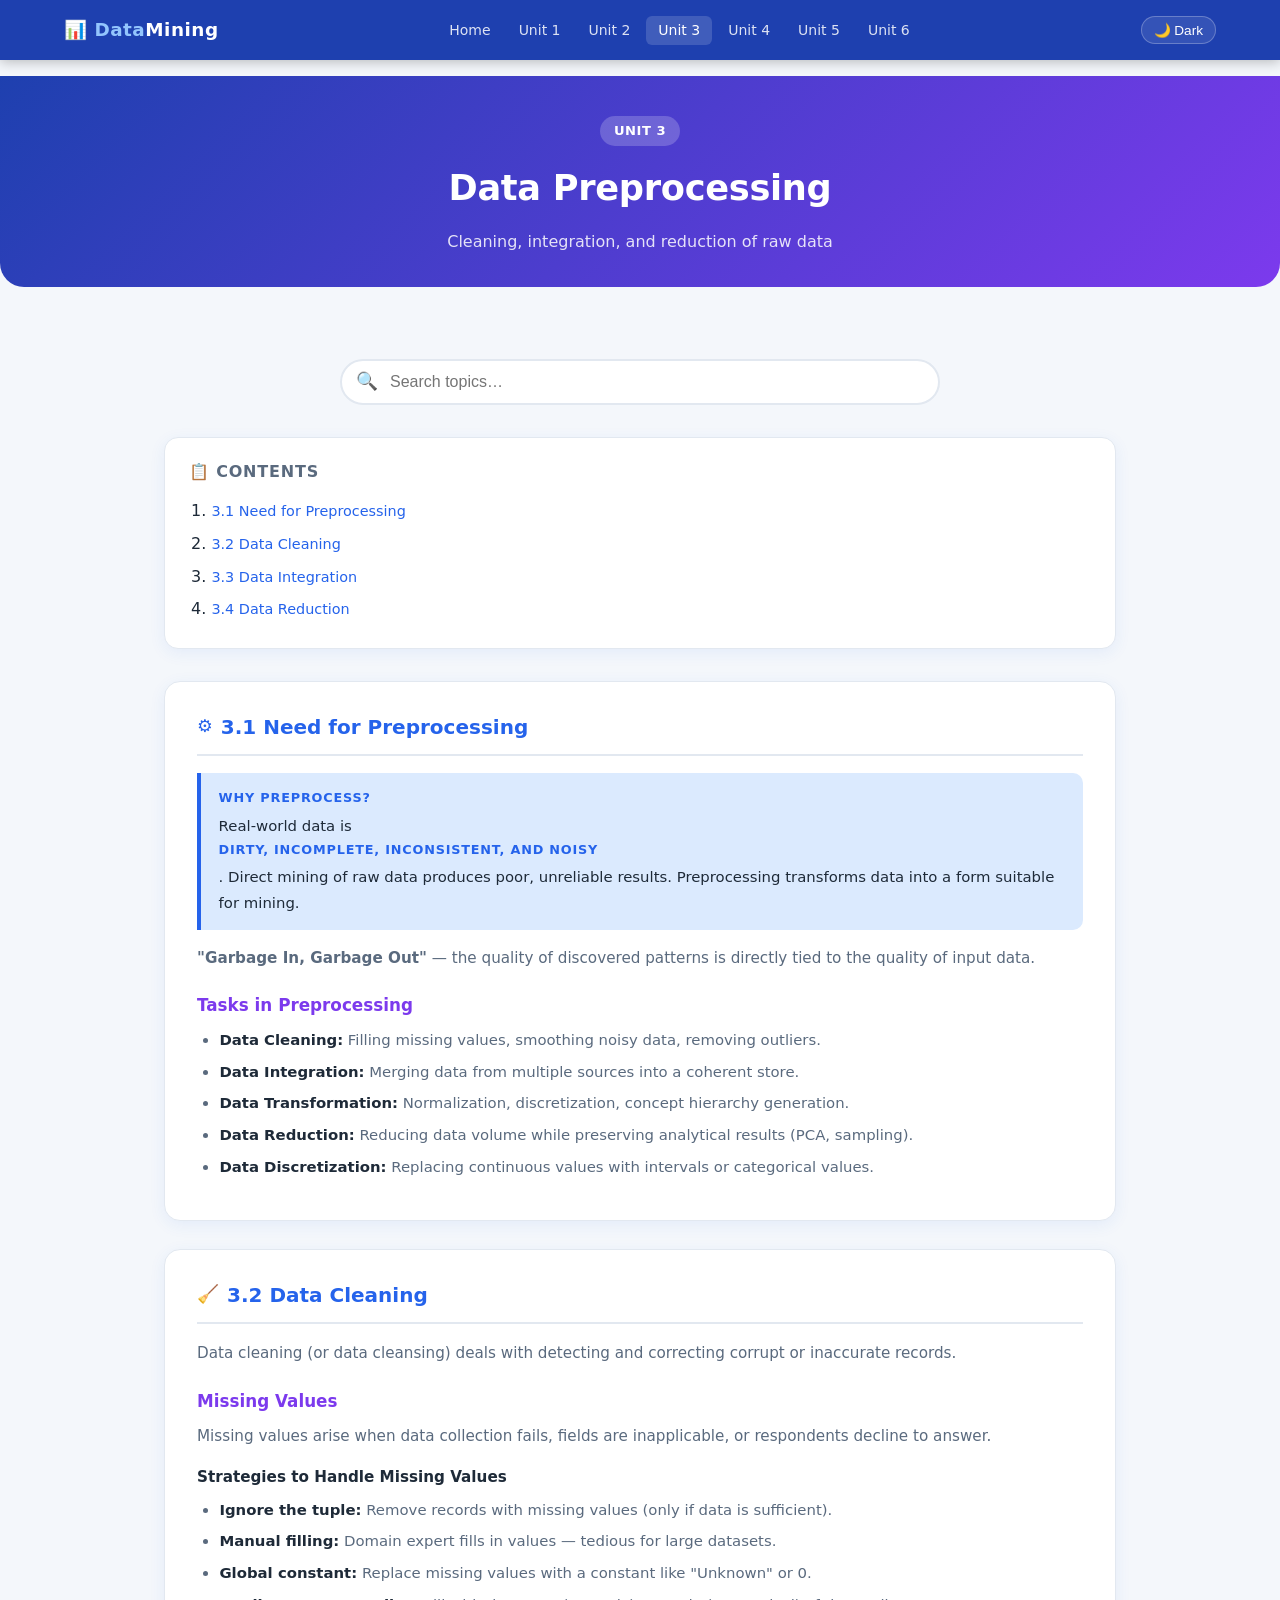
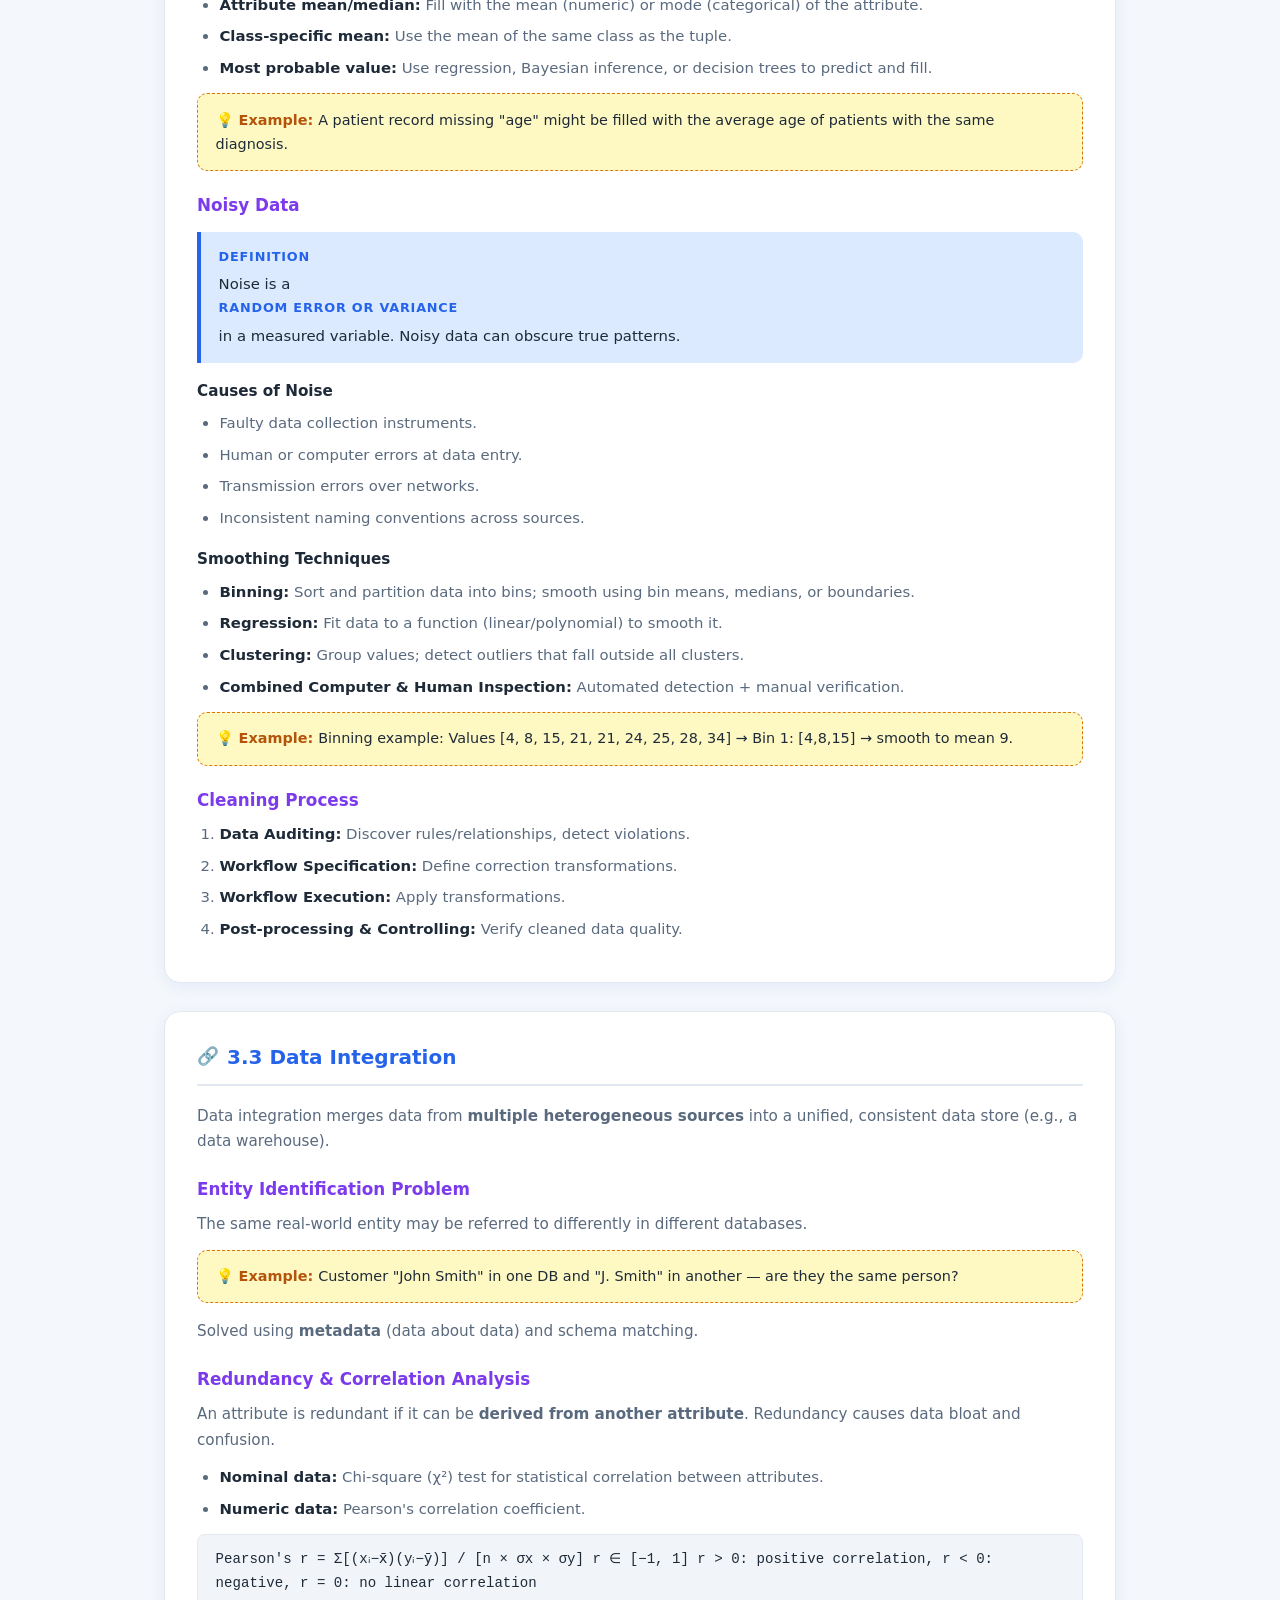
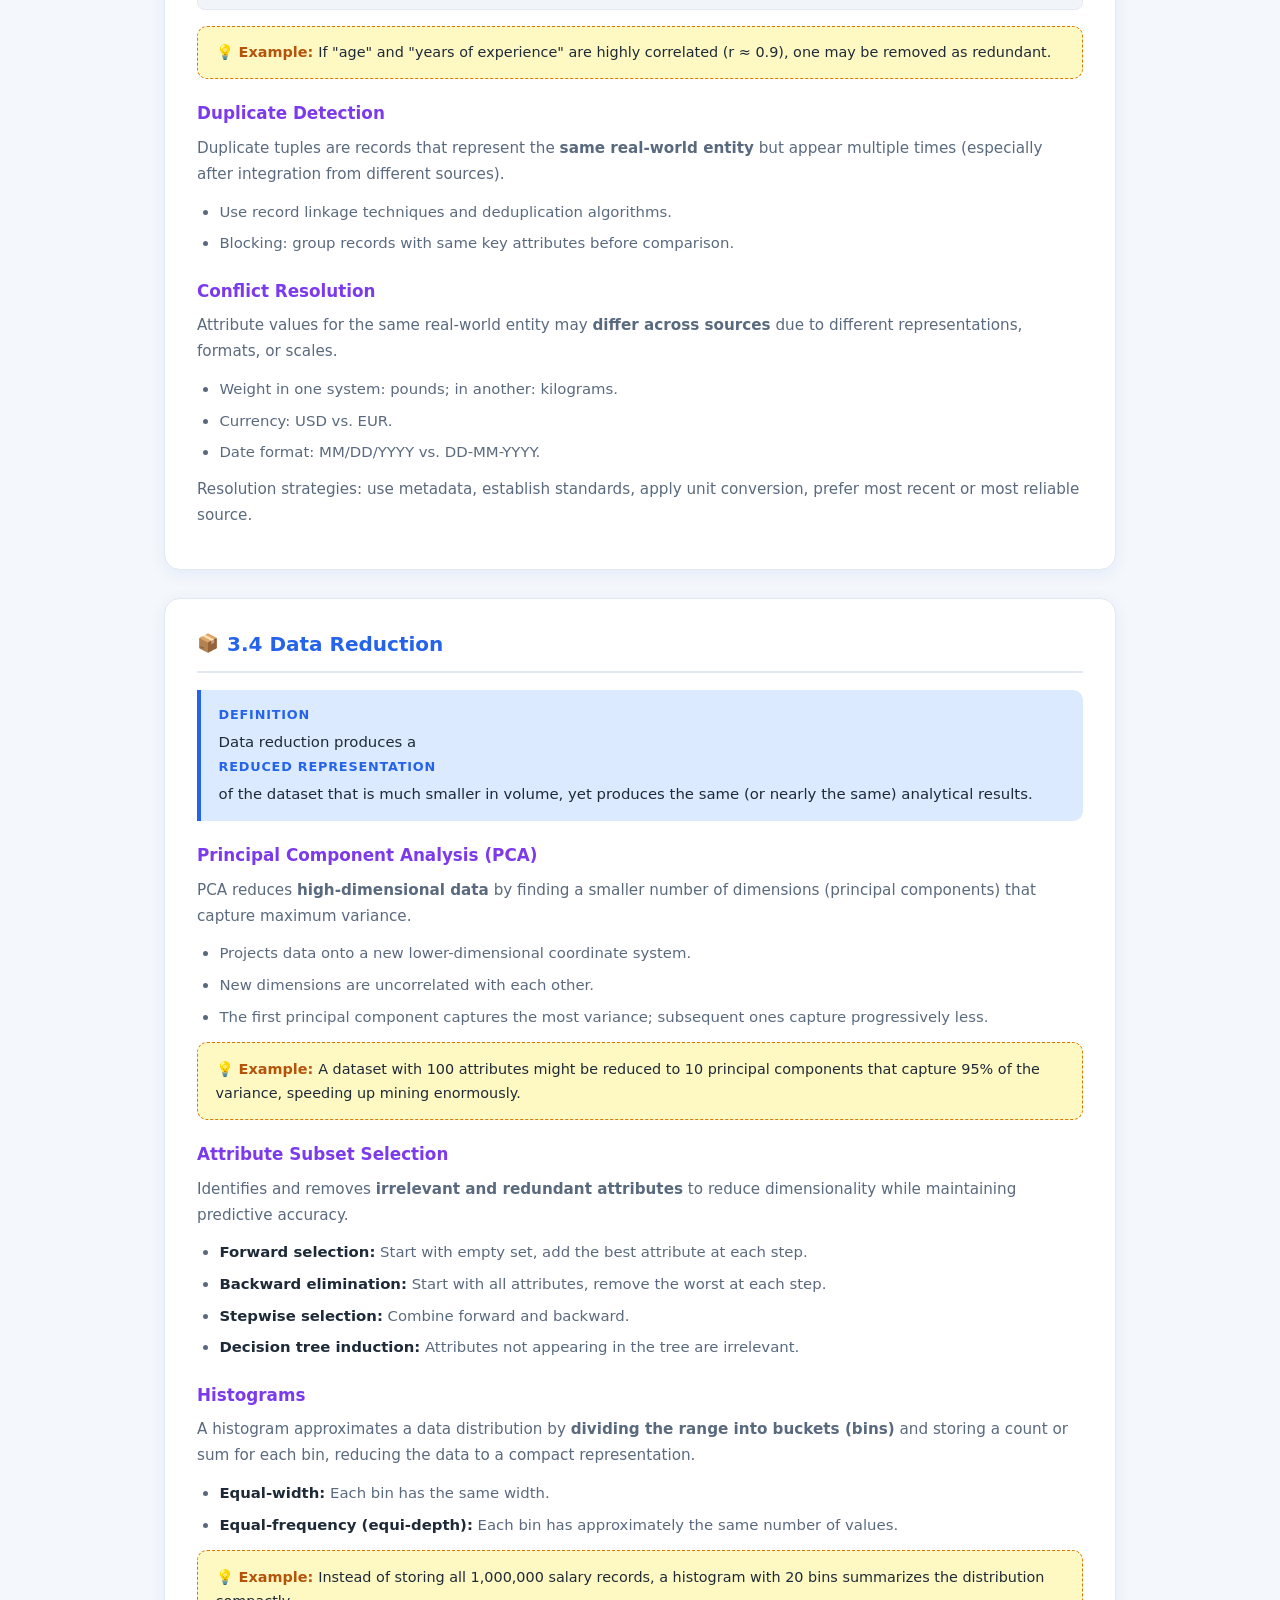
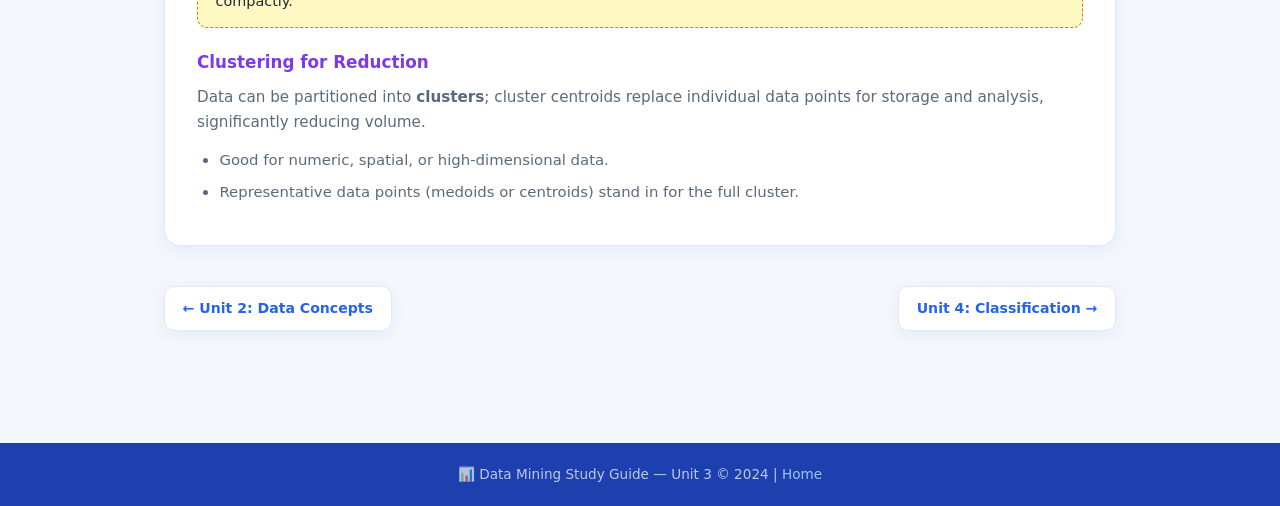
<file: unit3.html>
<!DOCTYPE html>
<html lang="en">
<head>
  <meta charset="UTF-8" />
  <meta name="viewport" content="width=device-width, initial-scale=1.0" />
  <title>Unit 3 – Data Preprocessing</title>
  <meta name="description" content="Unit 3: Data Preprocessing – cleaning, integration, reduction, and transformation techniques." />
  <link rel="stylesheet" href="style.css" />
  <script src="script.js" defer></script>
</head>
<body>

  <!-- ===== NAVBAR ===== -->
  <nav class="navbar" aria-label="Main navigation">
    <div class="navbar-inner">
      <a href="index.html" class="navbar-brand">📊 <span>Data</span>Mining</a>
      <button class="nav-toggle" aria-label="Toggle navigation" aria-expanded="false">☰</button>
      <ul class="nav-links">
        <li><a href="index.html">Home</a></li>
        <li><a href="unit1.html">Unit 1</a></li>
        <li><a href="unit2.html">Unit 2</a></li>
        <li><a href="unit3.html">Unit 3</a></li>
        <li><a href="unit4.html">Unit 4</a></li>
        <li><a href="unit5.html">Unit 5</a></li>
        <li><a href="unit6.html">Unit 6</a></li>
      </ul>
      <button class="dark-toggle" id="darkToggle" aria-label="Toggle dark mode">🌙 Dark</button>
    </div>
  </nav>

  <div class="page-wrapper">

    <header class="unit-header">
      <div class="unit-label">UNIT 3</div>
      <h1>Data Preprocessing</h1>
      <p>Cleaning, integration, and reduction of raw data</p>
    </header>

    <div class="container">

      <div class="search-container">
        <span class="search-icon" aria-hidden="true">🔍</span>
        <input type="search" id="searchBar" class="search-bar" placeholder="Search topics…" aria-label="Search" autocomplete="off" />
        <div id="searchResults" class="search-results" role="listbox"></div>
      </div>

      <nav class="toc" aria-label="Table of Contents">
        <h2>📋 Contents</h2>
        <ol>
          <li><a href="#need-preprocessing">3.1 Need for Preprocessing</a></li>
          <li><a href="#data-cleaning">3.2 Data Cleaning</a></li>
          <li><a href="#data-integration">3.3 Data Integration</a></li>
          <li><a href="#data-reduction">3.4 Data Reduction</a></li>
        </ol>
      </nav>

      <!-- 3.1 Need for Preprocessing -->
      <section class="section-card" id="need-preprocessing" aria-labelledby="h-np">
        <h2 id="h-np"><span class="section-icon">⚙️</span> 3.1 Need for Preprocessing</h2>
        <div class="definition-box">
          <strong>Why Preprocess?</strong>
          Real-world data is <strong>dirty, incomplete, inconsistent, and noisy</strong>. Direct mining of raw data produces poor, unreliable results. Preprocessing transforms data into a form suitable for mining.
        </div>
        <p><strong>"Garbage In, Garbage Out"</strong> — the quality of discovered patterns is directly tied to the quality of input data.</p>

        <h3>Tasks in Preprocessing</h3>
        <ul>
          <li><strong>Data Cleaning:</strong> Filling missing values, smoothing noisy data, removing outliers.</li>
          <li><strong>Data Integration:</strong> Merging data from multiple sources into a coherent store.</li>
          <li><strong>Data Transformation:</strong> Normalization, discretization, concept hierarchy generation.</li>
          <li><strong>Data Reduction:</strong> Reducing data volume while preserving analytical results (PCA, sampling).</li>
          <li><strong>Data Discretization:</strong> Replacing continuous values with intervals or categorical values.</li>
        </ul>
      </section>

      <!-- 3.2 Data Cleaning -->
      <section class="section-card" id="data-cleaning" aria-labelledby="h-dc">
        <h2 id="h-dc"><span class="section-icon">🧹</span> 3.2 Data Cleaning</h2>
        <p>Data cleaning (or data cleansing) deals with detecting and correcting corrupt or inaccurate records.</p>

        <h3>Missing Values</h3>
        <p>Missing values arise when data collection fails, fields are inapplicable, or respondents decline to answer.</p>
        <h4>Strategies to Handle Missing Values</h4>
        <ul>
          <li><strong>Ignore the tuple:</strong> Remove records with missing values (only if data is sufficient).</li>
          <li><strong>Manual filling:</strong> Domain expert fills in values — tedious for large datasets.</li>
          <li><strong>Global constant:</strong> Replace missing values with a constant like "Unknown" or 0.</li>
          <li><strong>Attribute mean/median:</strong> Fill with the mean (numeric) or mode (categorical) of the attribute.</li>
          <li><strong>Class-specific mean:</strong> Use the mean of the same class as the tuple.</li>
          <li><strong>Most probable value:</strong> Use regression, Bayesian inference, or decision trees to predict and fill.</li>
        </ul>
        <div class="example-box">A patient record missing "age" might be filled with the average age of patients with the same diagnosis.</div>

        <h3>Noisy Data</h3>
        <div class="definition-box">
          <strong>Definition</strong>
          Noise is a <strong>random error or variance</strong> in a measured variable. Noisy data can obscure true patterns.
        </div>
        <h4>Causes of Noise</h4>
        <ul>
          <li>Faulty data collection instruments.</li>
          <li>Human or computer errors at data entry.</li>
          <li>Transmission errors over networks.</li>
          <li>Inconsistent naming conventions across sources.</li>
        </ul>

        <h4>Smoothing Techniques</h4>
        <ul>
          <li><strong>Binning:</strong> Sort and partition data into bins; smooth using bin means, medians, or boundaries.</li>
          <li><strong>Regression:</strong> Fit data to a function (linear/polynomial) to smooth it.</li>
          <li><strong>Clustering:</strong> Group values; detect outliers that fall outside all clusters.</li>
          <li><strong>Combined Computer &amp; Human Inspection:</strong> Automated detection + manual verification.</li>
        </ul>
        <div class="example-box">Binning example: Values [4, 8, 15, 21, 21, 24, 25, 28, 34] → Bin 1: [4,8,15] → smooth to mean 9.</div>

        <h3>Cleaning Process</h3>
        <ol>
          <li><strong>Data Auditing:</strong> Discover rules/relationships, detect violations.</li>
          <li><strong>Workflow Specification:</strong> Define correction transformations.</li>
          <li><strong>Workflow Execution:</strong> Apply transformations.</li>
          <li><strong>Post-processing &amp; Controlling:</strong> Verify cleaned data quality.</li>
        </ol>
      </section>

      <!-- 3.3 Data Integration -->
      <section class="section-card" id="data-integration" aria-labelledby="h-di">
        <h2 id="h-di"><span class="section-icon">🔗</span> 3.3 Data Integration</h2>
        <p>Data integration merges data from <strong>multiple heterogeneous sources</strong> into a unified, consistent data store (e.g., a data warehouse).</p>

        <h3>Entity Identification Problem</h3>
        <p>The same real-world entity may be referred to differently in different databases.</p>
        <div class="example-box">Customer "John Smith" in one DB and "J. Smith" in another — are they the same person?</div>
        <p>Solved using <strong>metadata</strong> (data about data) and schema matching.</p>

        <h3>Redundancy &amp; Correlation Analysis</h3>
        <p>An attribute is redundant if it can be <strong>derived from another attribute</strong>. Redundancy causes data bloat and confusion.</p>
        <ul>
          <li><strong>Nominal data:</strong> Chi-square (χ²) test for statistical correlation between attributes.</li>
          <li><strong>Numeric data:</strong> Pearson's correlation coefficient.</li>
        </ul>
        <div class="code-block">Pearson's r = Σ[(xᵢ−x̄)(yᵢ−ȳ)] / [n × σx × σy]
  r ∈ [−1, 1]
  r > 0: positive correlation, r < 0: negative, r = 0: no linear correlation</div>
        <div class="example-box">If "age" and "years of experience" are highly correlated (r ≈ 0.9), one may be removed as redundant.</div>

        <h3>Duplicate Detection</h3>
        <p>Duplicate tuples are records that represent the <strong>same real-world entity</strong> but appear multiple times (especially after integration from different sources).</p>
        <ul>
          <li>Use record linkage techniques and deduplication algorithms.</li>
          <li>Blocking: group records with same key attributes before comparison.</li>
        </ul>

        <h3>Conflict Resolution</h3>
        <p>Attribute values for the same real-world entity may <strong>differ across sources</strong> due to different representations, formats, or scales.</p>
        <ul>
          <li>Weight in one system: pounds; in another: kilograms.</li>
          <li>Currency: USD vs. EUR.</li>
          <li>Date format: MM/DD/YYYY vs. DD-MM-YYYY.</li>
        </ul>
        <p>Resolution strategies: use metadata, establish standards, apply unit conversion, prefer most recent or most reliable source.</p>
      </section>

      <!-- 3.4 Data Reduction -->
      <section class="section-card" id="data-reduction" aria-labelledby="h-dr">
        <h2 id="h-dr"><span class="section-icon">📦</span> 3.4 Data Reduction</h2>
        <div class="definition-box">
          <strong>Definition</strong>
          Data reduction produces a <strong>reduced representation</strong> of the dataset that is much smaller in volume, yet produces the same (or nearly the same) analytical results.
        </div>

        <h3>Principal Component Analysis (PCA)</h3>
        <p>PCA reduces <strong>high-dimensional data</strong> by finding a smaller number of dimensions (principal components) that capture maximum variance.</p>
        <ul>
          <li>Projects data onto a new lower-dimensional coordinate system.</li>
          <li>New dimensions are uncorrelated with each other.</li>
          <li>The first principal component captures the most variance; subsequent ones capture progressively less.</li>
        </ul>
        <div class="example-box">A dataset with 100 attributes might be reduced to 10 principal components that capture 95% of the variance, speeding up mining enormously.</div>

        <h3>Attribute Subset Selection</h3>
        <p>Identifies and removes <strong>irrelevant and redundant attributes</strong> to reduce dimensionality while maintaining predictive accuracy.</p>
        <ul>
          <li><strong>Forward selection:</strong> Start with empty set, add the best attribute at each step.</li>
          <li><strong>Backward elimination:</strong> Start with all attributes, remove the worst at each step.</li>
          <li><strong>Stepwise selection:</strong> Combine forward and backward.</li>
          <li><strong>Decision tree induction:</strong> Attributes not appearing in the tree are irrelevant.</li>
        </ul>

        <h3>Histograms</h3>
        <p>A histogram approximates a data distribution by <strong>dividing the range into buckets (bins)</strong> and storing a count or sum for each bin, reducing the data to a compact representation.</p>
        <ul>
          <li><strong>Equal-width:</strong> Each bin has the same width.</li>
          <li><strong>Equal-frequency (equi-depth):</strong> Each bin has approximately the same number of values.</li>
        </ul>
        <div class="example-box">Instead of storing all 1,000,000 salary records, a histogram with 20 bins summarizes the distribution compactly.</div>

        <h3>Clustering for Reduction</h3>
        <p>Data can be partitioned into <strong>clusters</strong>; cluster centroids replace individual data points for storage and analysis, significantly reducing volume.</p>
        <ul>
          <li>Good for numeric, spatial, or high-dimensional data.</li>
          <li>Representative data points (medoids or centroids) stand in for the full cluster.</li>
        </ul>
      </section>

      <!-- Unit Navigation -->
      <div class="unit-nav">
        <a href="unit2.html" class="unit-nav-btn">← Unit 2: Data Concepts</a>
        <a href="unit4.html" class="unit-nav-btn">Unit 4: Classification →</a>
      </div>

    </div>
  </div>

  <button id="backToTop" title="Back to top" aria-label="Back to top">▲</button>

  <footer>
    <p>📊 Data Mining Study Guide &mdash; Unit 3 &copy; 2024 | <a href="index.html">Home</a></p>
  </footer>

</body>
</html>
</file>
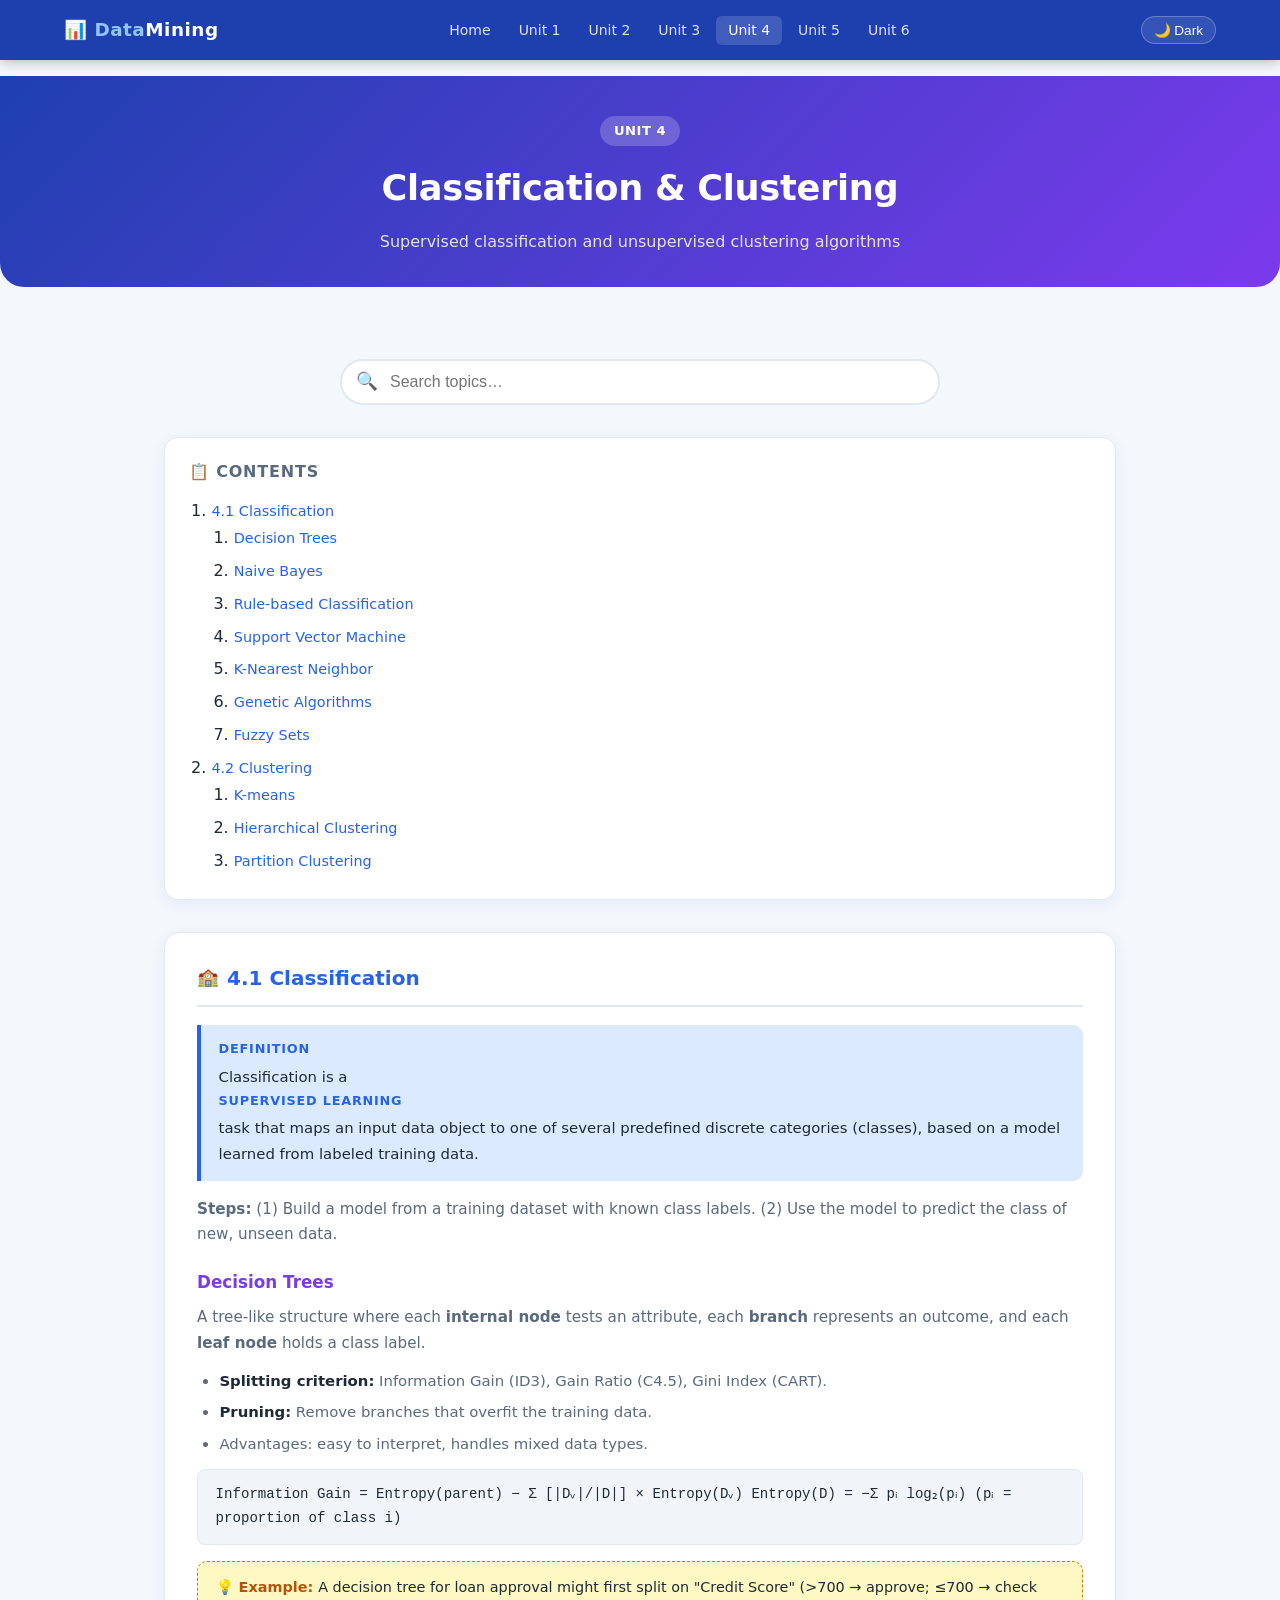
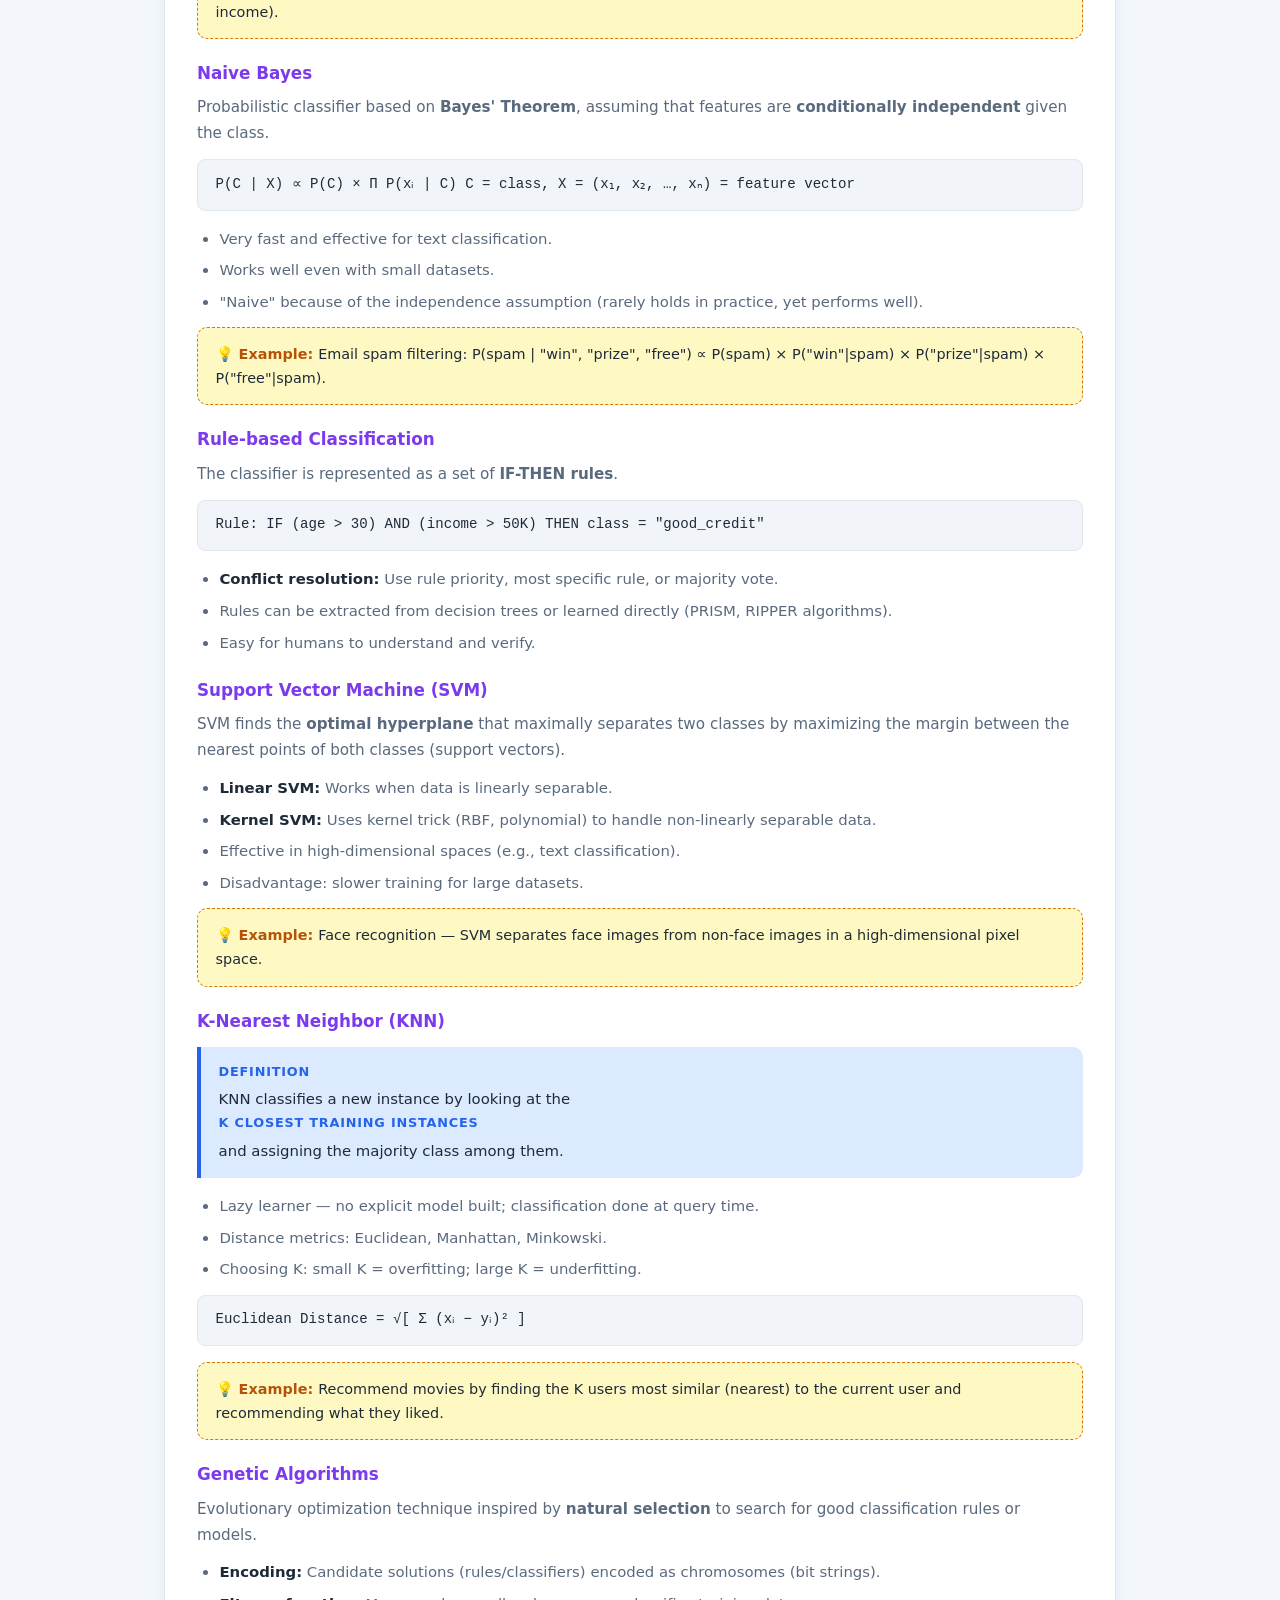
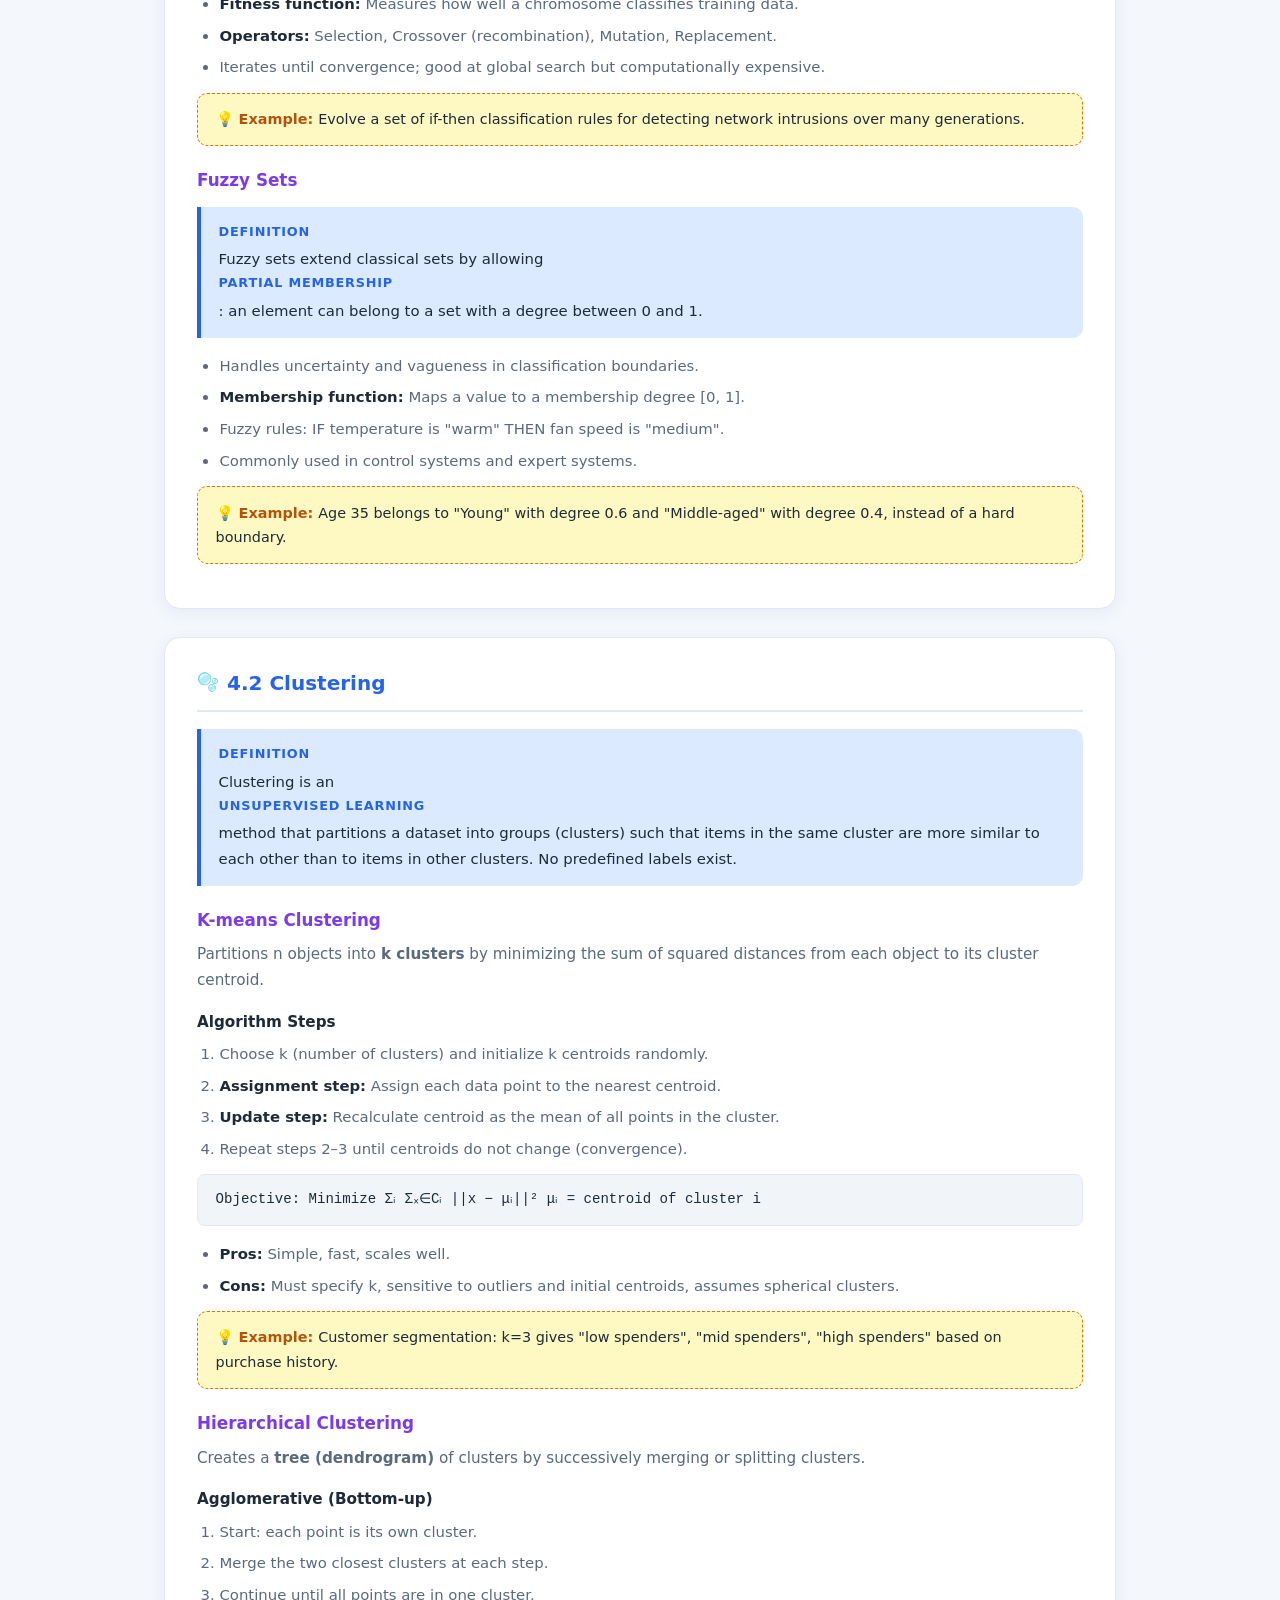
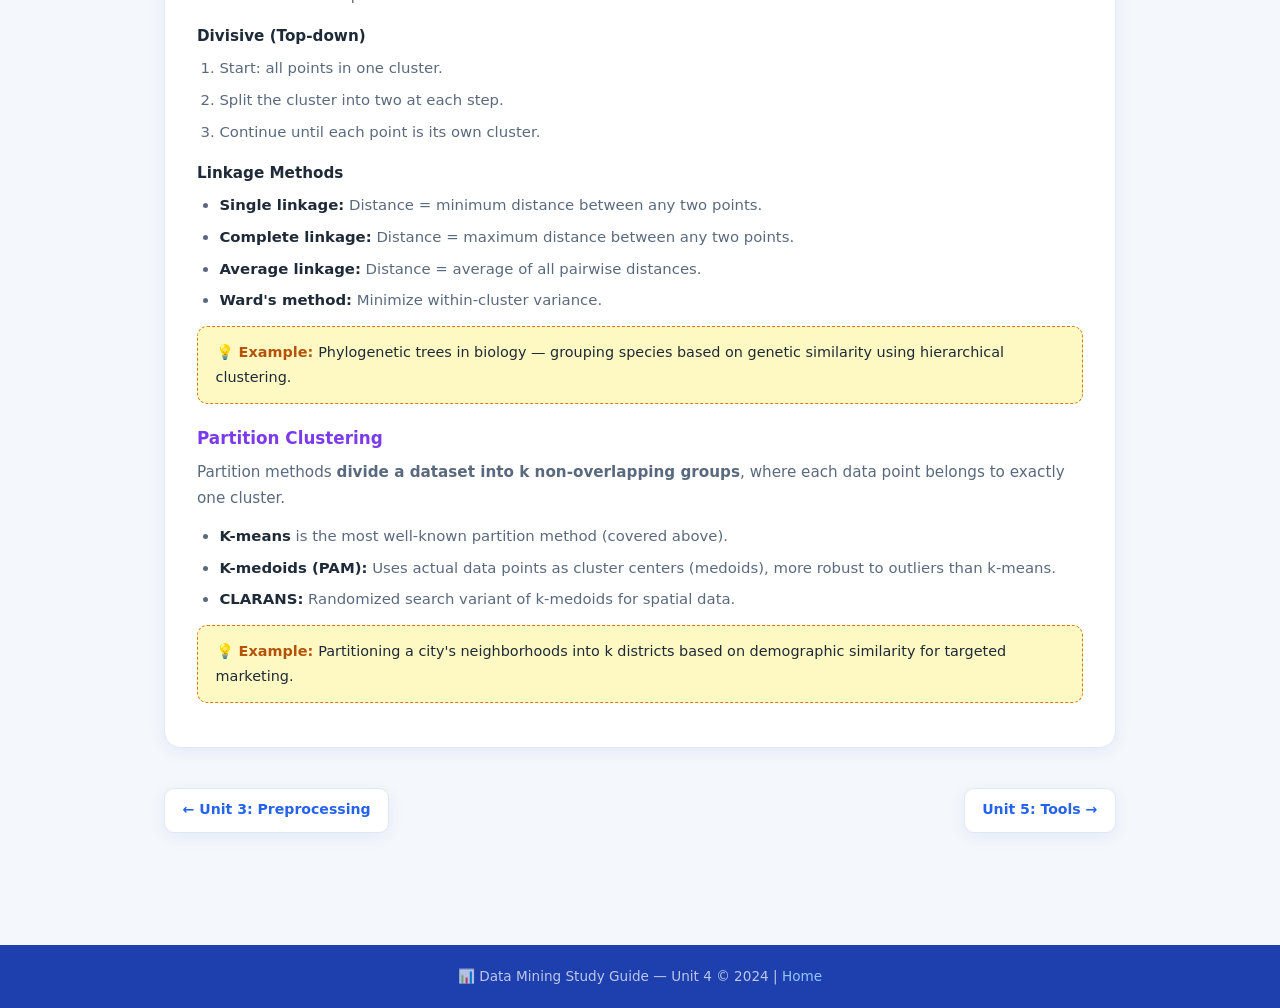
<file: unit4.html>
<!DOCTYPE html>
<html lang="en">
<head>
  <meta charset="UTF-8" />
  <meta name="viewport" content="width=device-width, initial-scale=1.0" />
  <title>Unit 4 – Classification &amp; Clustering</title>
  <meta name="description" content="Unit 4: Classification algorithms (Decision Trees, Naive Bayes, SVM, KNN, Fuzzy Sets) and Clustering (K-means, Hierarchical)." />
  <link rel="stylesheet" href="style.css" />
  <script src="script.js" defer></script>
</head>
<body>

  <!-- ===== NAVBAR ===== -->
  <nav class="navbar" aria-label="Main navigation">
    <div class="navbar-inner">
      <a href="index.html" class="navbar-brand">📊 <span>Data</span>Mining</a>
      <button class="nav-toggle" aria-label="Toggle navigation" aria-expanded="false">☰</button>
      <ul class="nav-links">
        <li><a href="index.html">Home</a></li>
        <li><a href="unit1.html">Unit 1</a></li>
        <li><a href="unit2.html">Unit 2</a></li>
        <li><a href="unit3.html">Unit 3</a></li>
        <li><a href="unit4.html">Unit 4</a></li>
        <li><a href="unit5.html">Unit 5</a></li>
        <li><a href="unit6.html">Unit 6</a></li>
      </ul>
      <button class="dark-toggle" id="darkToggle" aria-label="Toggle dark mode">🌙 Dark</button>
    </div>
  </nav>

  <div class="page-wrapper">

    <header class="unit-header">
      <div class="unit-label">UNIT 4</div>
      <h1>Classification &amp; Clustering</h1>
      <p>Supervised classification and unsupervised clustering algorithms</p>
    </header>

    <div class="container">

      <div class="search-container">
        <span class="search-icon" aria-hidden="true">🔍</span>
        <input type="search" id="searchBar" class="search-bar" placeholder="Search topics…" aria-label="Search" autocomplete="off" />
        <div id="searchResults" class="search-results" role="listbox"></div>
      </div>

      <nav class="toc" aria-label="Table of Contents">
        <h2>📋 Contents</h2>
        <ol>
          <li><a href="#classification">4.1 Classification</a>
            <ol>
              <li><a href="#decision-trees">Decision Trees</a></li>
              <li><a href="#naive-bayes">Naive Bayes</a></li>
              <li><a href="#rule-based">Rule-based Classification</a></li>
              <li><a href="#svm">Support Vector Machine</a></li>
              <li><a href="#knn">K-Nearest Neighbor</a></li>
              <li><a href="#genetic">Genetic Algorithms</a></li>
              <li><a href="#fuzzy">Fuzzy Sets</a></li>
            </ol>
          </li>
          <li><a href="#clustering">4.2 Clustering</a>
            <ol>
              <li><a href="#kmeans">K-means</a></li>
              <li><a href="#hierarchical">Hierarchical Clustering</a></li>
              <li><a href="#partition">Partition Clustering</a></li>
            </ol>
          </li>
        </ol>
      </nav>

      <!-- 4.1 Classification -->
      <section class="section-card" id="classification" aria-labelledby="h-cls">
        <h2 id="h-cls"><span class="section-icon">🏫</span> 4.1 Classification</h2>
        <div class="definition-box">
          <strong>Definition</strong>
          Classification is a <strong>supervised learning</strong> task that maps an input data object to one of several predefined discrete categories (classes), based on a model learned from labeled training data.
        </div>
        <p><strong>Steps:</strong> (1) Build a model from a training dataset with known class labels. (2) Use the model to predict the class of new, unseen data.</p>

        <h3 id="decision-trees">Decision Trees</h3>
        <p>A tree-like structure where each <strong>internal node</strong> tests an attribute, each <strong>branch</strong> represents an outcome, and each <strong>leaf node</strong> holds a class label.</p>
        <ul>
          <li><strong>Splitting criterion:</strong> Information Gain (ID3), Gain Ratio (C4.5), Gini Index (CART).</li>
          <li><strong>Pruning:</strong> Remove branches that overfit the training data.</li>
          <li>Advantages: easy to interpret, handles mixed data types.</li>
        </ul>
        <div class="code-block">Information Gain = Entropy(parent) − Σ [|Dᵥ|/|D|] × Entropy(Dᵥ)
Entropy(D) = −Σ pᵢ log₂(pᵢ)   (pᵢ = proportion of class i)</div>
        <div class="example-box">A decision tree for loan approval might first split on "Credit Score" (&gt;700 → approve; ≤700 → check income).</div>

        <h3 id="naive-bayes">Naive Bayes</h3>
        <p>Probabilistic classifier based on <strong>Bayes' Theorem</strong>, assuming that features are <strong>conditionally independent</strong> given the class.</p>
        <div class="code-block">P(C | X) ∝ P(C) × Π P(xᵢ | C)
  C = class, X = (x₁, x₂, …, xₙ) = feature vector</div>
        <ul>
          <li>Very fast and effective for text classification.</li>
          <li>Works well even with small datasets.</li>
          <li>"Naive" because of the independence assumption (rarely holds in practice, yet performs well).</li>
        </ul>
        <div class="example-box">Email spam filtering: P(spam | "win", "prize", "free") ∝ P(spam) × P("win"|spam) × P("prize"|spam) × P("free"|spam).</div>

        <h3 id="rule-based">Rule-based Classification</h3>
        <p>The classifier is represented as a set of <strong>IF-THEN rules</strong>.</p>
        <div class="code-block">Rule: IF (age &gt; 30) AND (income &gt; 50K) THEN class = "good_credit"</div>
        <ul>
          <li><strong>Conflict resolution:</strong> Use rule priority, most specific rule, or majority vote.</li>
          <li>Rules can be extracted from decision trees or learned directly (PRISM, RIPPER algorithms).</li>
          <li>Easy for humans to understand and verify.</li>
        </ul>

        <h3 id="svm">Support Vector Machine (SVM)</h3>
        <p>SVM finds the <strong>optimal hyperplane</strong> that maximally separates two classes by maximizing the margin between the nearest points of both classes (support vectors).</p>
        <ul>
          <li><strong>Linear SVM:</strong> Works when data is linearly separable.</li>
          <li><strong>Kernel SVM:</strong> Uses kernel trick (RBF, polynomial) to handle non-linearly separable data.</li>
          <li>Effective in high-dimensional spaces (e.g., text classification).</li>
          <li>Disadvantage: slower training for large datasets.</li>
        </ul>
        <div class="example-box">Face recognition — SVM separates face images from non-face images in a high-dimensional pixel space.</div>

        <h3 id="knn">K-Nearest Neighbor (KNN)</h3>
        <div class="definition-box">
          <strong>Definition</strong>
          KNN classifies a new instance by looking at the <strong>K closest training instances</strong> and assigning the majority class among them.
        </div>
        <ul>
          <li>Lazy learner — no explicit model built; classification done at query time.</li>
          <li>Distance metrics: Euclidean, Manhattan, Minkowski.</li>
          <li>Choosing K: small K = overfitting; large K = underfitting.</li>
        </ul>
        <div class="code-block">Euclidean Distance = √[ Σ (xᵢ − yᵢ)² ]</div>
        <div class="example-box">Recommend movies by finding the K users most similar (nearest) to the current user and recommending what they liked.</div>

        <h3 id="genetic">Genetic Algorithms</h3>
        <p>Evolutionary optimization technique inspired by <strong>natural selection</strong> to search for good classification rules or models.</p>
        <ul>
          <li><strong>Encoding:</strong> Candidate solutions (rules/classifiers) encoded as chromosomes (bit strings).</li>
          <li><strong>Fitness function:</strong> Measures how well a chromosome classifies training data.</li>
          <li><strong>Operators:</strong> Selection, Crossover (recombination), Mutation, Replacement.</li>
          <li>Iterates until convergence; good at global search but computationally expensive.</li>
        </ul>
        <div class="example-box">Evolve a set of if-then classification rules for detecting network intrusions over many generations.</div>

        <h3 id="fuzzy">Fuzzy Sets</h3>
        <div class="definition-box">
          <strong>Definition</strong>
          Fuzzy sets extend classical sets by allowing <strong>partial membership</strong>: an element can belong to a set with a degree between 0 and 1.
        </div>
        <ul>
          <li>Handles uncertainty and vagueness in classification boundaries.</li>
          <li><strong>Membership function:</strong> Maps a value to a membership degree [0, 1].</li>
          <li>Fuzzy rules: IF temperature is "warm" THEN fan speed is "medium".</li>
          <li>Commonly used in control systems and expert systems.</li>
        </ul>
        <div class="example-box">Age 35 belongs to "Young" with degree 0.6 and "Middle-aged" with degree 0.4, instead of a hard boundary.</div>
      </section>

      <!-- 4.2 Clustering -->
      <section class="section-card" id="clustering" aria-labelledby="h-clus">
        <h2 id="h-clus"><span class="section-icon">🫧</span> 4.2 Clustering</h2>
        <div class="definition-box">
          <strong>Definition</strong>
          Clustering is an <strong>unsupervised learning</strong> method that partitions a dataset into groups (clusters) such that items in the same cluster are more similar to each other than to items in other clusters. No predefined labels exist.
        </div>

        <h3 id="kmeans">K-means Clustering</h3>
        <p>Partitions n objects into <strong>k clusters</strong> by minimizing the sum of squared distances from each object to its cluster centroid.</p>
        <h4>Algorithm Steps</h4>
        <ol>
          <li>Choose k (number of clusters) and initialize k centroids randomly.</li>
          <li><strong>Assignment step:</strong> Assign each data point to the nearest centroid.</li>
          <li><strong>Update step:</strong> Recalculate centroid as the mean of all points in the cluster.</li>
          <li>Repeat steps 2–3 until centroids do not change (convergence).</li>
        </ol>
        <div class="code-block">Objective: Minimize Σᵢ Σₓ∈Cᵢ ||x − μᵢ||²
  μᵢ = centroid of cluster i</div>
        <ul>
          <li><strong>Pros:</strong> Simple, fast, scales well.</li>
          <li><strong>Cons:</strong> Must specify k, sensitive to outliers and initial centroids, assumes spherical clusters.</li>
        </ul>
        <div class="example-box">Customer segmentation: k=3 gives "low spenders", "mid spenders", "high spenders" based on purchase history.</div>

        <h3 id="hierarchical">Hierarchical Clustering</h3>
        <p>Creates a <strong>tree (dendrogram)</strong> of clusters by successively merging or splitting clusters.</p>
        <h4>Agglomerative (Bottom-up)</h4>
        <ol>
          <li>Start: each point is its own cluster.</li>
          <li>Merge the two closest clusters at each step.</li>
          <li>Continue until all points are in one cluster.</li>
        </ol>
        <h4>Divisive (Top-down)</h4>
        <ol>
          <li>Start: all points in one cluster.</li>
          <li>Split the cluster into two at each step.</li>
          <li>Continue until each point is its own cluster.</li>
        </ol>
        <h4>Linkage Methods</h4>
        <ul>
          <li><strong>Single linkage:</strong> Distance = minimum distance between any two points.</li>
          <li><strong>Complete linkage:</strong> Distance = maximum distance between any two points.</li>
          <li><strong>Average linkage:</strong> Distance = average of all pairwise distances.</li>
          <li><strong>Ward's method:</strong> Minimize within-cluster variance.</li>
        </ul>
        <div class="example-box">Phylogenetic trees in biology — grouping species based on genetic similarity using hierarchical clustering.</div>

        <h3 id="partition">Partition Clustering</h3>
        <p>Partition methods <strong>divide a dataset into k non-overlapping groups</strong>, where each data point belongs to exactly one cluster.</p>
        <ul>
          <li><strong>K-means</strong> is the most well-known partition method (covered above).</li>
          <li><strong>K-medoids (PAM):</strong> Uses actual data points as cluster centers (medoids), more robust to outliers than k-means.</li>
          <li><strong>CLARANS:</strong> Randomized search variant of k-medoids for spatial data.</li>
        </ul>
        <div class="example-box">Partitioning a city's neighborhoods into k districts based on demographic similarity for targeted marketing.</div>
      </section>

      <!-- Unit Navigation -->
      <div class="unit-nav">
        <a href="unit3.html" class="unit-nav-btn">← Unit 3: Preprocessing</a>
        <a href="unit5.html" class="unit-nav-btn">Unit 5: Tools →</a>
      </div>

    </div>
  </div>

  <button id="backToTop" title="Back to top" aria-label="Back to top">▲</button>

  <footer>
    <p>📊 Data Mining Study Guide &mdash; Unit 4 &copy; 2024 | <a href="index.html">Home</a></p>
  </footer>

</body>
</html>
</file>
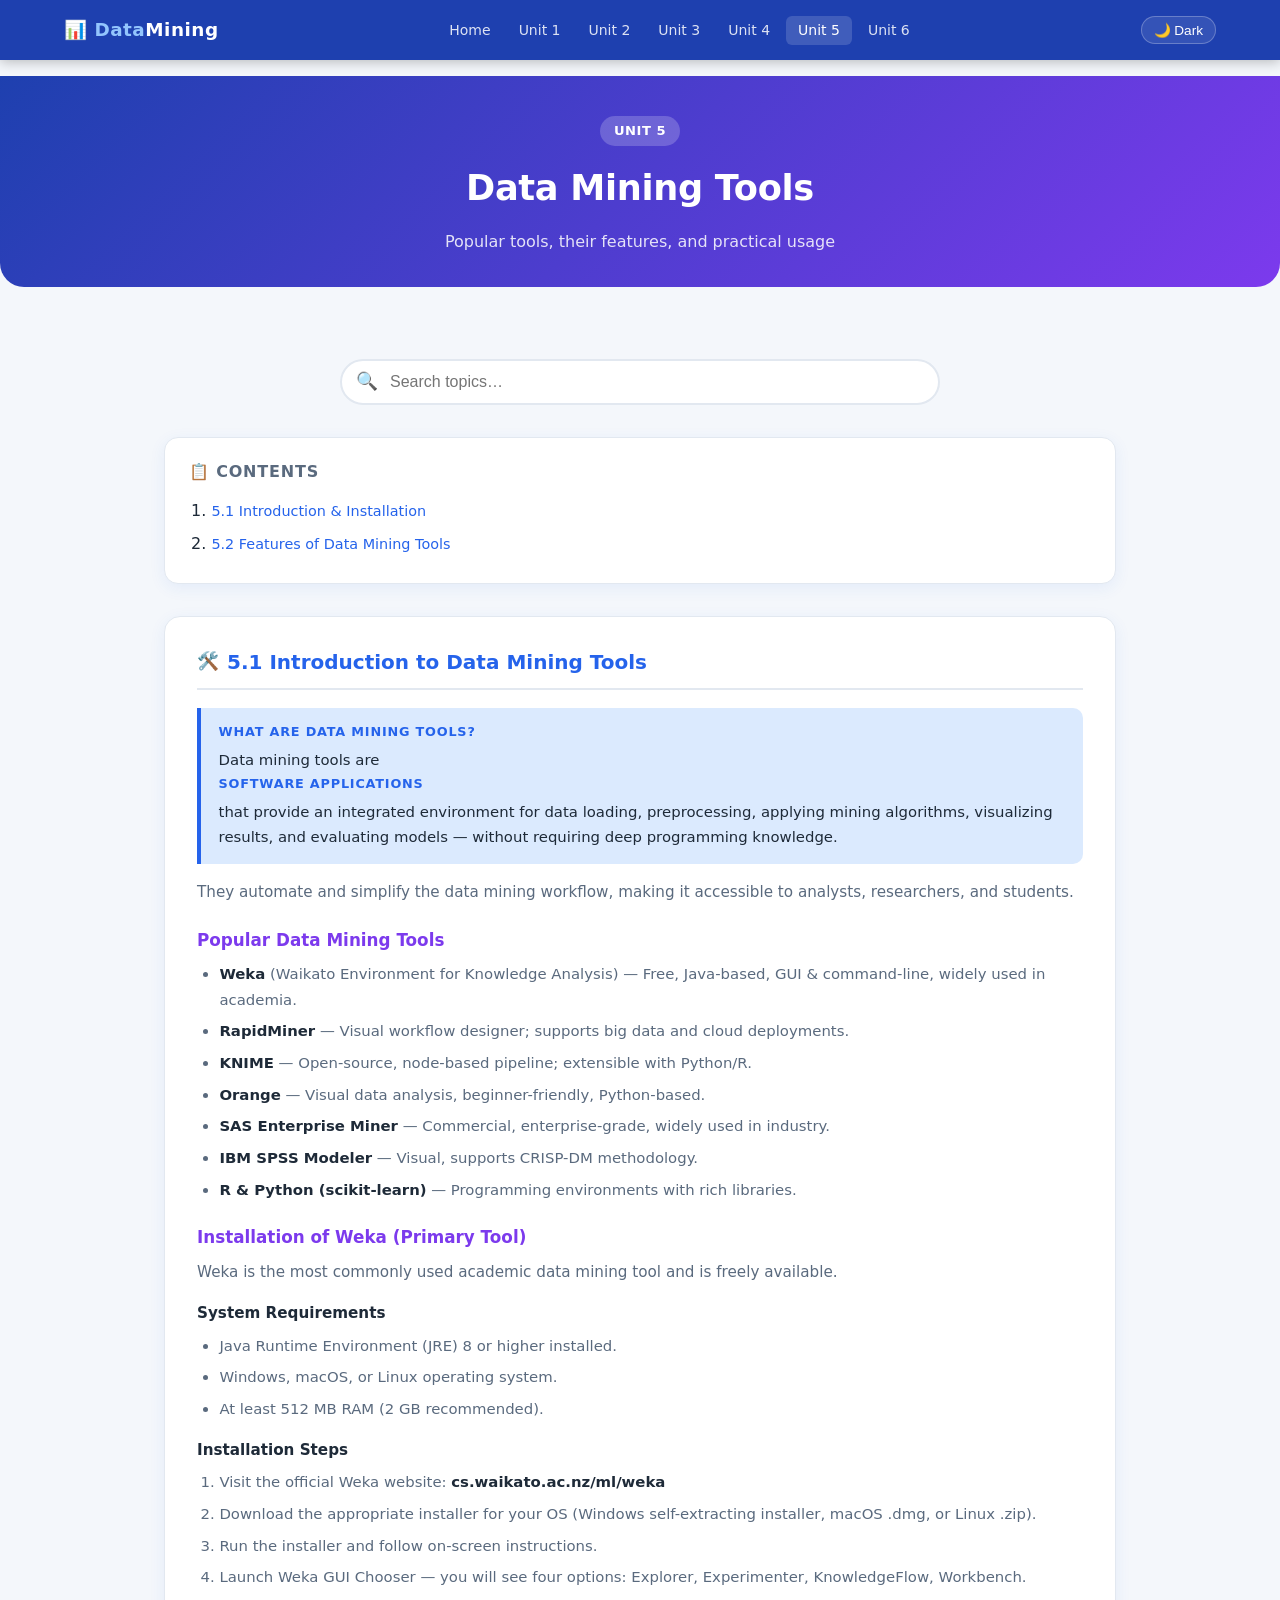
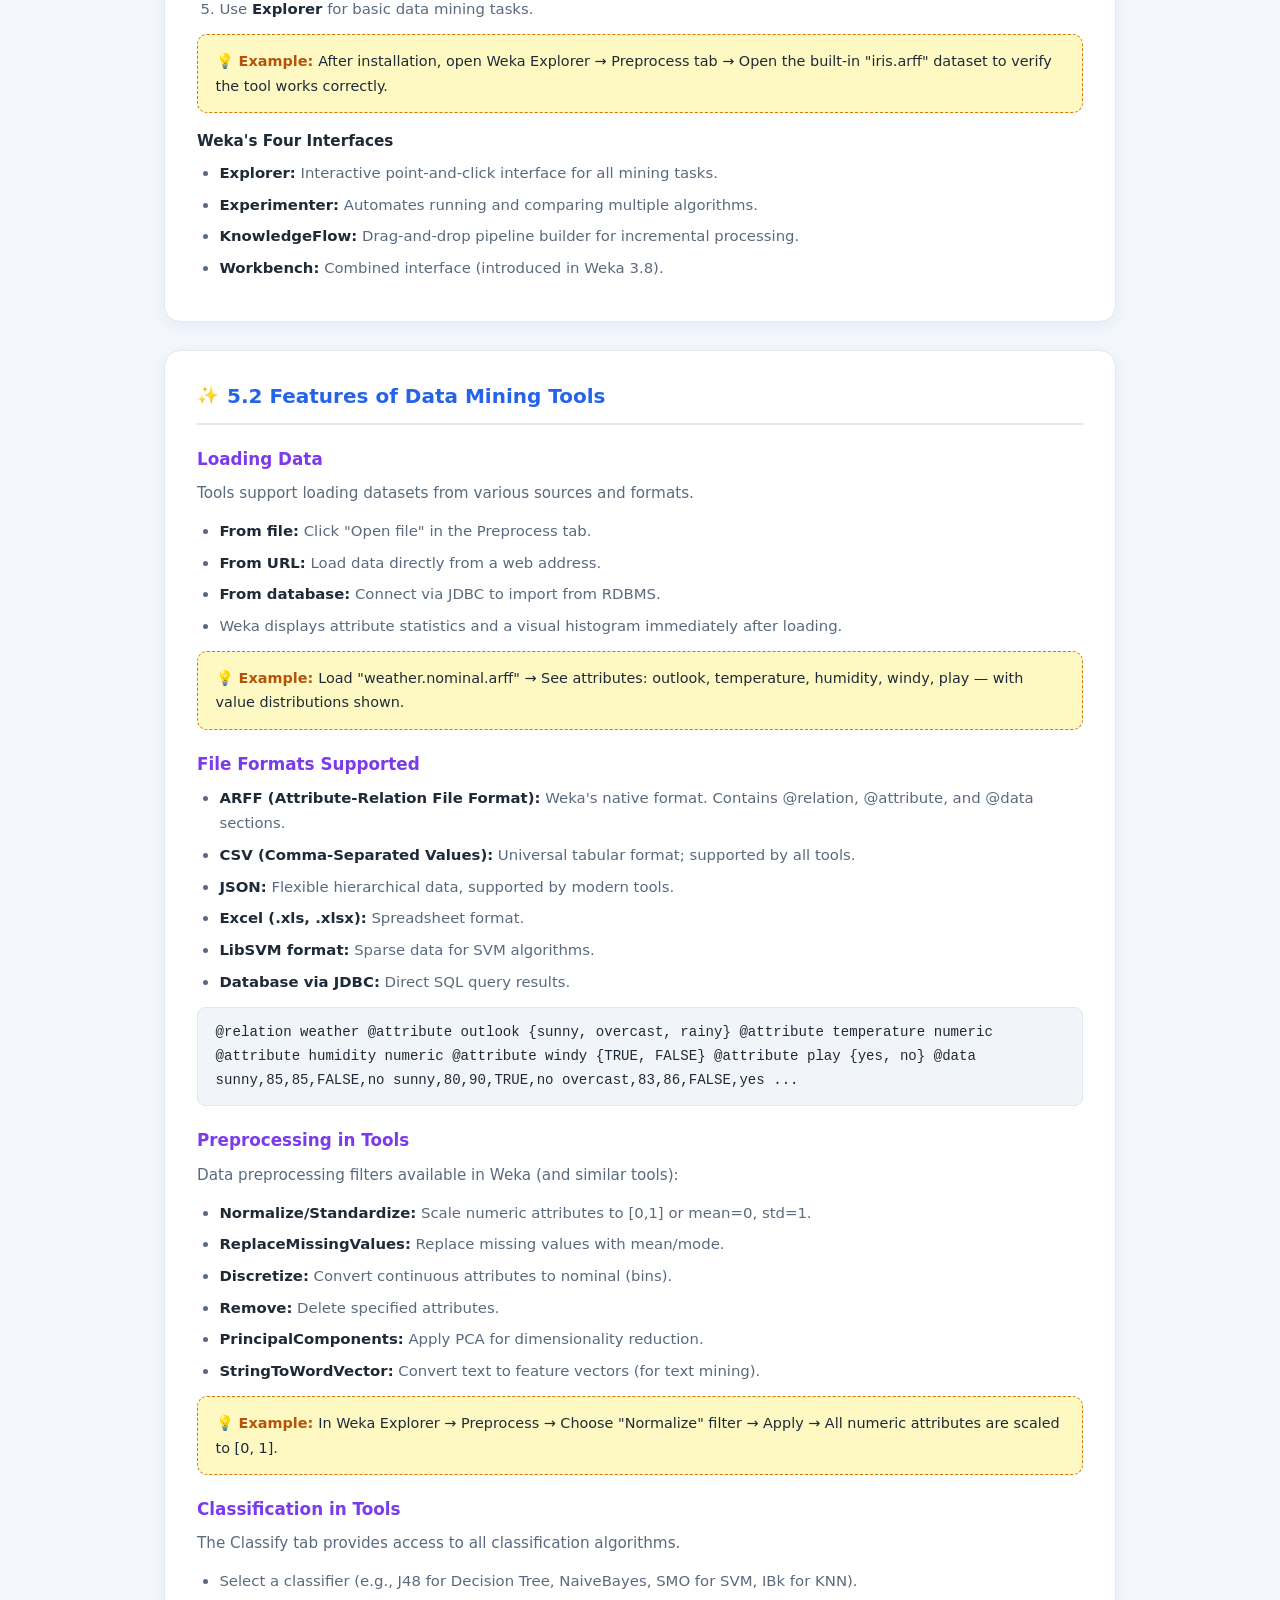
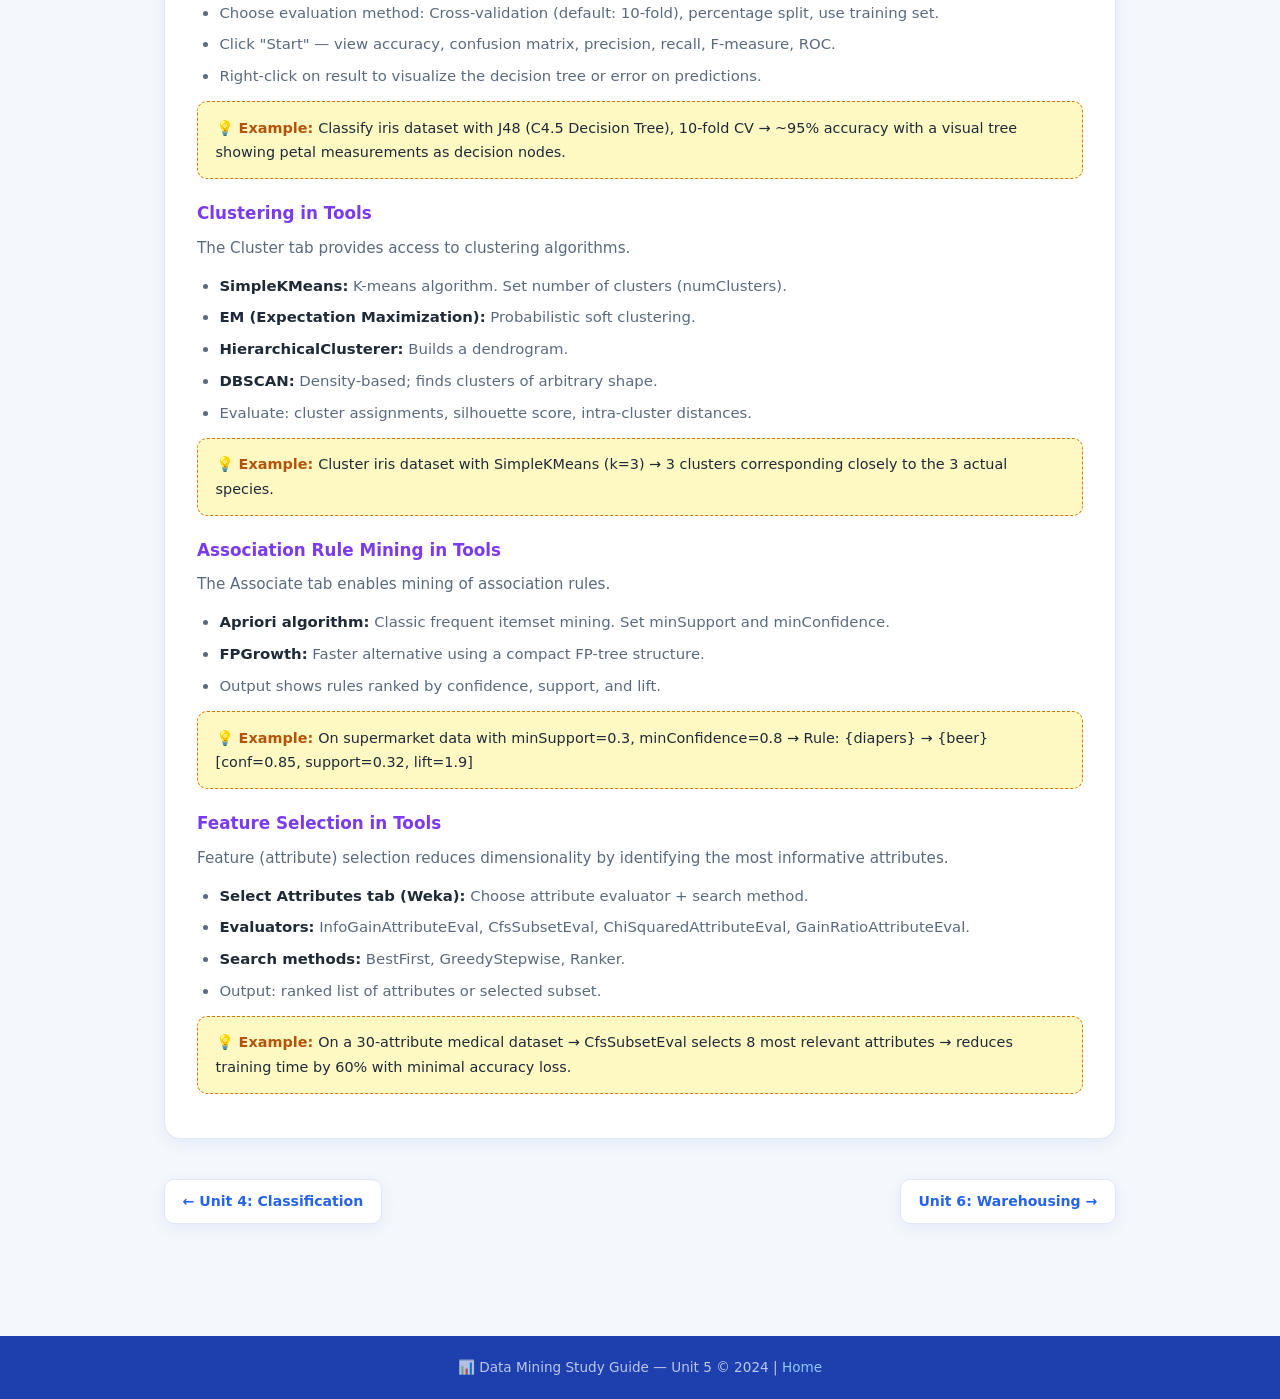
<file: unit5.html>
<!DOCTYPE html>
<html lang="en">
<head>
  <meta charset="UTF-8" />
  <meta name="viewport" content="width=device-width, initial-scale=1.0" />
  <title>Unit 5 – Data Mining Tools</title>
  <meta name="description" content="Unit 5: Data Mining Tools – introduction, installation, features, preprocessing, classification, clustering, association, and feature selection." />
  <link rel="stylesheet" href="style.css" />
  <script src="script.js" defer></script>
</head>
<body>

  <!-- ===== NAVBAR ===== -->
  <nav class="navbar" aria-label="Main navigation">
    <div class="navbar-inner">
      <a href="index.html" class="navbar-brand">📊 <span>Data</span>Mining</a>
      <button class="nav-toggle" aria-label="Toggle navigation" aria-expanded="false">☰</button>
      <ul class="nav-links">
        <li><a href="index.html">Home</a></li>
        <li><a href="unit1.html">Unit 1</a></li>
        <li><a href="unit2.html">Unit 2</a></li>
        <li><a href="unit3.html">Unit 3</a></li>
        <li><a href="unit4.html">Unit 4</a></li>
        <li><a href="unit5.html">Unit 5</a></li>
        <li><a href="unit6.html">Unit 6</a></li>
      </ul>
      <button class="dark-toggle" id="darkToggle" aria-label="Toggle dark mode">🌙 Dark</button>
    </div>
  </nav>

  <div class="page-wrapper">

    <header class="unit-header">
      <div class="unit-label">UNIT 5</div>
      <h1>Data Mining Tools</h1>
      <p>Popular tools, their features, and practical usage</p>
    </header>

    <div class="container">

      <div class="search-container">
        <span class="search-icon" aria-hidden="true">🔍</span>
        <input type="search" id="searchBar" class="search-bar" placeholder="Search topics…" aria-label="Search" autocomplete="off" />
        <div id="searchResults" class="search-results" role="listbox"></div>
      </div>

      <nav class="toc" aria-label="Table of Contents">
        <h2>📋 Contents</h2>
        <ol>
          <li><a href="#intro-tools">5.1 Introduction &amp; Installation</a></li>
          <li><a href="#features-tools">5.2 Features of Data Mining Tools</a></li>
        </ol>
      </nav>

      <!-- 5.1 Introduction -->
      <section class="section-card" id="intro-tools" aria-labelledby="h-intro">
        <h2 id="h-intro"><span class="section-icon">🛠️</span> 5.1 Introduction to Data Mining Tools</h2>
        <div class="definition-box">
          <strong>What are Data Mining Tools?</strong>
          Data mining tools are <strong>software applications</strong> that provide an integrated environment for data loading, preprocessing, applying mining algorithms, visualizing results, and evaluating models — without requiring deep programming knowledge.
        </div>
        <p>They automate and simplify the data mining workflow, making it accessible to analysts, researchers, and students.</p>

        <h3>Popular Data Mining Tools</h3>
        <ul>
          <li><strong>Weka</strong> (Waikato Environment for Knowledge Analysis) — Free, Java-based, GUI &amp; command-line, widely used in academia.</li>
          <li><strong>RapidMiner</strong> — Visual workflow designer; supports big data and cloud deployments.</li>
          <li><strong>KNIME</strong> — Open-source, node-based pipeline; extensible with Python/R.</li>
          <li><strong>Orange</strong> — Visual data analysis, beginner-friendly, Python-based.</li>
          <li><strong>SAS Enterprise Miner</strong> — Commercial, enterprise-grade, widely used in industry.</li>
          <li><strong>IBM SPSS Modeler</strong> — Visual, supports CRISP-DM methodology.</li>
          <li><strong>R &amp; Python (scikit-learn)</strong> — Programming environments with rich libraries.</li>
        </ul>

        <h3>Installation of Weka (Primary Tool)</h3>
        <p>Weka is the most commonly used academic data mining tool and is freely available.</p>
        <h4>System Requirements</h4>
        <ul>
          <li>Java Runtime Environment (JRE) 8 or higher installed.</li>
          <li>Windows, macOS, or Linux operating system.</li>
          <li>At least 512 MB RAM (2 GB recommended).</li>
        </ul>
        <h4>Installation Steps</h4>
        <ol>
          <li>Visit the official Weka website: <strong>cs.waikato.ac.nz/ml/weka</strong></li>
          <li>Download the appropriate installer for your OS (Windows self-extracting installer, macOS .dmg, or Linux .zip).</li>
          <li>Run the installer and follow on-screen instructions.</li>
          <li>Launch Weka GUI Chooser — you will see four options: Explorer, Experimenter, KnowledgeFlow, Workbench.</li>
          <li>Use <strong>Explorer</strong> for basic data mining tasks.</li>
        </ol>
        <div class="example-box">After installation, open Weka Explorer → Preprocess tab → Open the built-in "iris.arff" dataset to verify the tool works correctly.</div>

        <h4>Weka's Four Interfaces</h4>
        <ul>
          <li><strong>Explorer:</strong> Interactive point-and-click interface for all mining tasks.</li>
          <li><strong>Experimenter:</strong> Automates running and comparing multiple algorithms.</li>
          <li><strong>KnowledgeFlow:</strong> Drag-and-drop pipeline builder for incremental processing.</li>
          <li><strong>Workbench:</strong> Combined interface (introduced in Weka 3.8).</li>
        </ul>
      </section>

      <!-- 5.2 Features -->
      <section class="section-card" id="features-tools" aria-labelledby="h-feat">
        <h2 id="h-feat"><span class="section-icon">✨</span> 5.2 Features of Data Mining Tools</h2>

        <h3>Loading Data</h3>
        <p>Tools support loading datasets from various sources and formats.</p>
        <ul>
          <li><strong>From file:</strong> Click "Open file" in the Preprocess tab.</li>
          <li><strong>From URL:</strong> Load data directly from a web address.</li>
          <li><strong>From database:</strong> Connect via JDBC to import from RDBMS.</li>
          <li>Weka displays attribute statistics and a visual histogram immediately after loading.</li>
        </ul>
        <div class="example-box">Load "weather.nominal.arff" → See attributes: outlook, temperature, humidity, windy, play — with value distributions shown.</div>

        <h3>File Formats Supported</h3>
        <ul>
          <li><strong>ARFF (Attribute-Relation File Format):</strong> Weka's native format. Contains @relation, @attribute, and @data sections.</li>
          <li><strong>CSV (Comma-Separated Values):</strong> Universal tabular format; supported by all tools.</li>
          <li><strong>JSON:</strong> Flexible hierarchical data, supported by modern tools.</li>
          <li><strong>Excel (.xls, .xlsx):</strong> Spreadsheet format.</li>
          <li><strong>LibSVM format:</strong> Sparse data for SVM algorithms.</li>
          <li><strong>Database via JDBC:</strong> Direct SQL query results.</li>
        </ul>
        <div class="code-block">@relation weather

@attribute outlook {sunny, overcast, rainy}
@attribute temperature numeric
@attribute humidity numeric
@attribute windy {TRUE, FALSE}
@attribute play {yes, no}

@data
sunny,85,85,FALSE,no
sunny,80,90,TRUE,no
overcast,83,86,FALSE,yes
...</div>

        <h3>Preprocessing in Tools</h3>
        <p>Data preprocessing filters available in Weka (and similar tools):</p>
        <ul>
          <li><strong>Normalize/Standardize:</strong> Scale numeric attributes to [0,1] or mean=0, std=1.</li>
          <li><strong>ReplaceMissingValues:</strong> Replace missing values with mean/mode.</li>
          <li><strong>Discretize:</strong> Convert continuous attributes to nominal (bins).</li>
          <li><strong>Remove:</strong> Delete specified attributes.</li>
          <li><strong>PrincipalComponents:</strong> Apply PCA for dimensionality reduction.</li>
          <li><strong>StringToWordVector:</strong> Convert text to feature vectors (for text mining).</li>
        </ul>
        <div class="example-box">In Weka Explorer → Preprocess → Choose "Normalize" filter → Apply → All numeric attributes are scaled to [0, 1].</div>

        <h3>Classification in Tools</h3>
        <p>The Classify tab provides access to all classification algorithms.</p>
        <ul>
          <li>Select a classifier (e.g., J48 for Decision Tree, NaiveBayes, SMO for SVM, IBk for KNN).</li>
          <li>Choose evaluation method: Cross-validation (default: 10-fold), percentage split, use training set.</li>
          <li>Click "Start" — view accuracy, confusion matrix, precision, recall, F-measure, ROC.</li>
          <li>Right-click on result to visualize the decision tree or error on predictions.</li>
        </ul>
        <div class="example-box">Classify iris dataset with J48 (C4.5 Decision Tree), 10-fold CV → ~95% accuracy with a visual tree showing petal measurements as decision nodes.</div>

        <h3>Clustering in Tools</h3>
        <p>The Cluster tab provides access to clustering algorithms.</p>
        <ul>
          <li><strong>SimpleKMeans:</strong> K-means algorithm. Set number of clusters (numClusters).</li>
          <li><strong>EM (Expectation Maximization):</strong> Probabilistic soft clustering.</li>
          <li><strong>HierarchicalClusterer:</strong> Builds a dendrogram.</li>
          <li><strong>DBSCAN:</strong> Density-based; finds clusters of arbitrary shape.</li>
          <li>Evaluate: cluster assignments, silhouette score, intra-cluster distances.</li>
        </ul>
        <div class="example-box">Cluster iris dataset with SimpleKMeans (k=3) → 3 clusters corresponding closely to the 3 actual species.</div>

        <h3>Association Rule Mining in Tools</h3>
        <p>The Associate tab enables mining of association rules.</p>
        <ul>
          <li><strong>Apriori algorithm:</strong> Classic frequent itemset mining. Set minSupport and minConfidence.</li>
          <li><strong>FPGrowth:</strong> Faster alternative using a compact FP-tree structure.</li>
          <li>Output shows rules ranked by confidence, support, and lift.</li>
        </ul>
        <div class="example-box">On supermarket data with minSupport=0.3, minConfidence=0.8 → Rule: {diapers} → {beer} [conf=0.85, support=0.32, lift=1.9]</div>

        <h3>Feature Selection in Tools</h3>
        <p>Feature (attribute) selection reduces dimensionality by identifying the most informative attributes.</p>
        <ul>
          <li><strong>Select Attributes tab (Weka):</strong> Choose attribute evaluator + search method.</li>
          <li><strong>Evaluators:</strong> InfoGainAttributeEval, CfsSubsetEval, ChiSquaredAttributeEval, GainRatioAttributeEval.</li>
          <li><strong>Search methods:</strong> BestFirst, GreedyStepwise, Ranker.</li>
          <li>Output: ranked list of attributes or selected subset.</li>
        </ul>
        <div class="example-box">On a 30-attribute medical dataset → CfsSubsetEval selects 8 most relevant attributes → reduces training time by 60% with minimal accuracy loss.</div>
      </section>

      <!-- Unit Navigation -->
      <div class="unit-nav">
        <a href="unit4.html" class="unit-nav-btn">← Unit 4: Classification</a>
        <a href="unit6.html" class="unit-nav-btn">Unit 6: Warehousing →</a>
      </div>

    </div>
  </div>

  <button id="backToTop" title="Back to top" aria-label="Back to top">▲</button>

  <footer>
    <p>📊 Data Mining Study Guide &mdash; Unit 5 &copy; 2024 | <a href="index.html">Home</a></p>
  </footer>

</body>
</html>
</file>
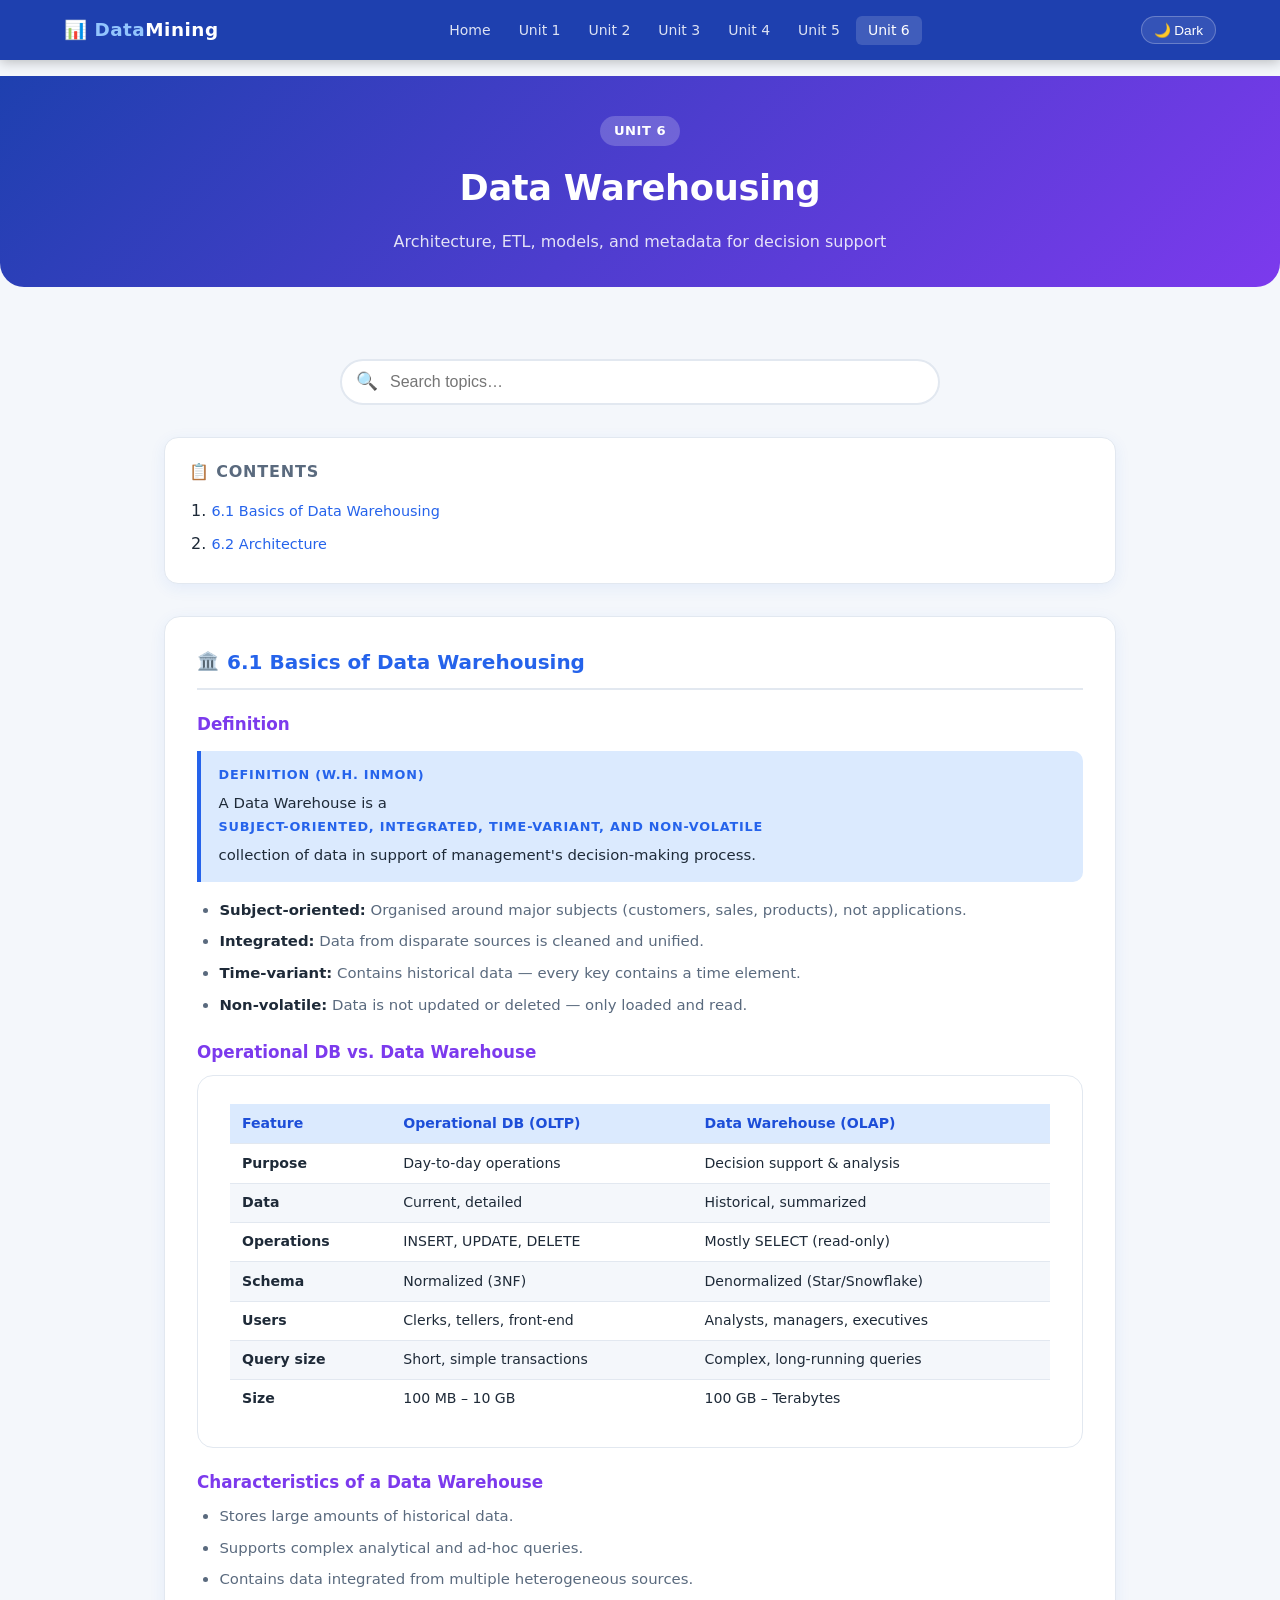
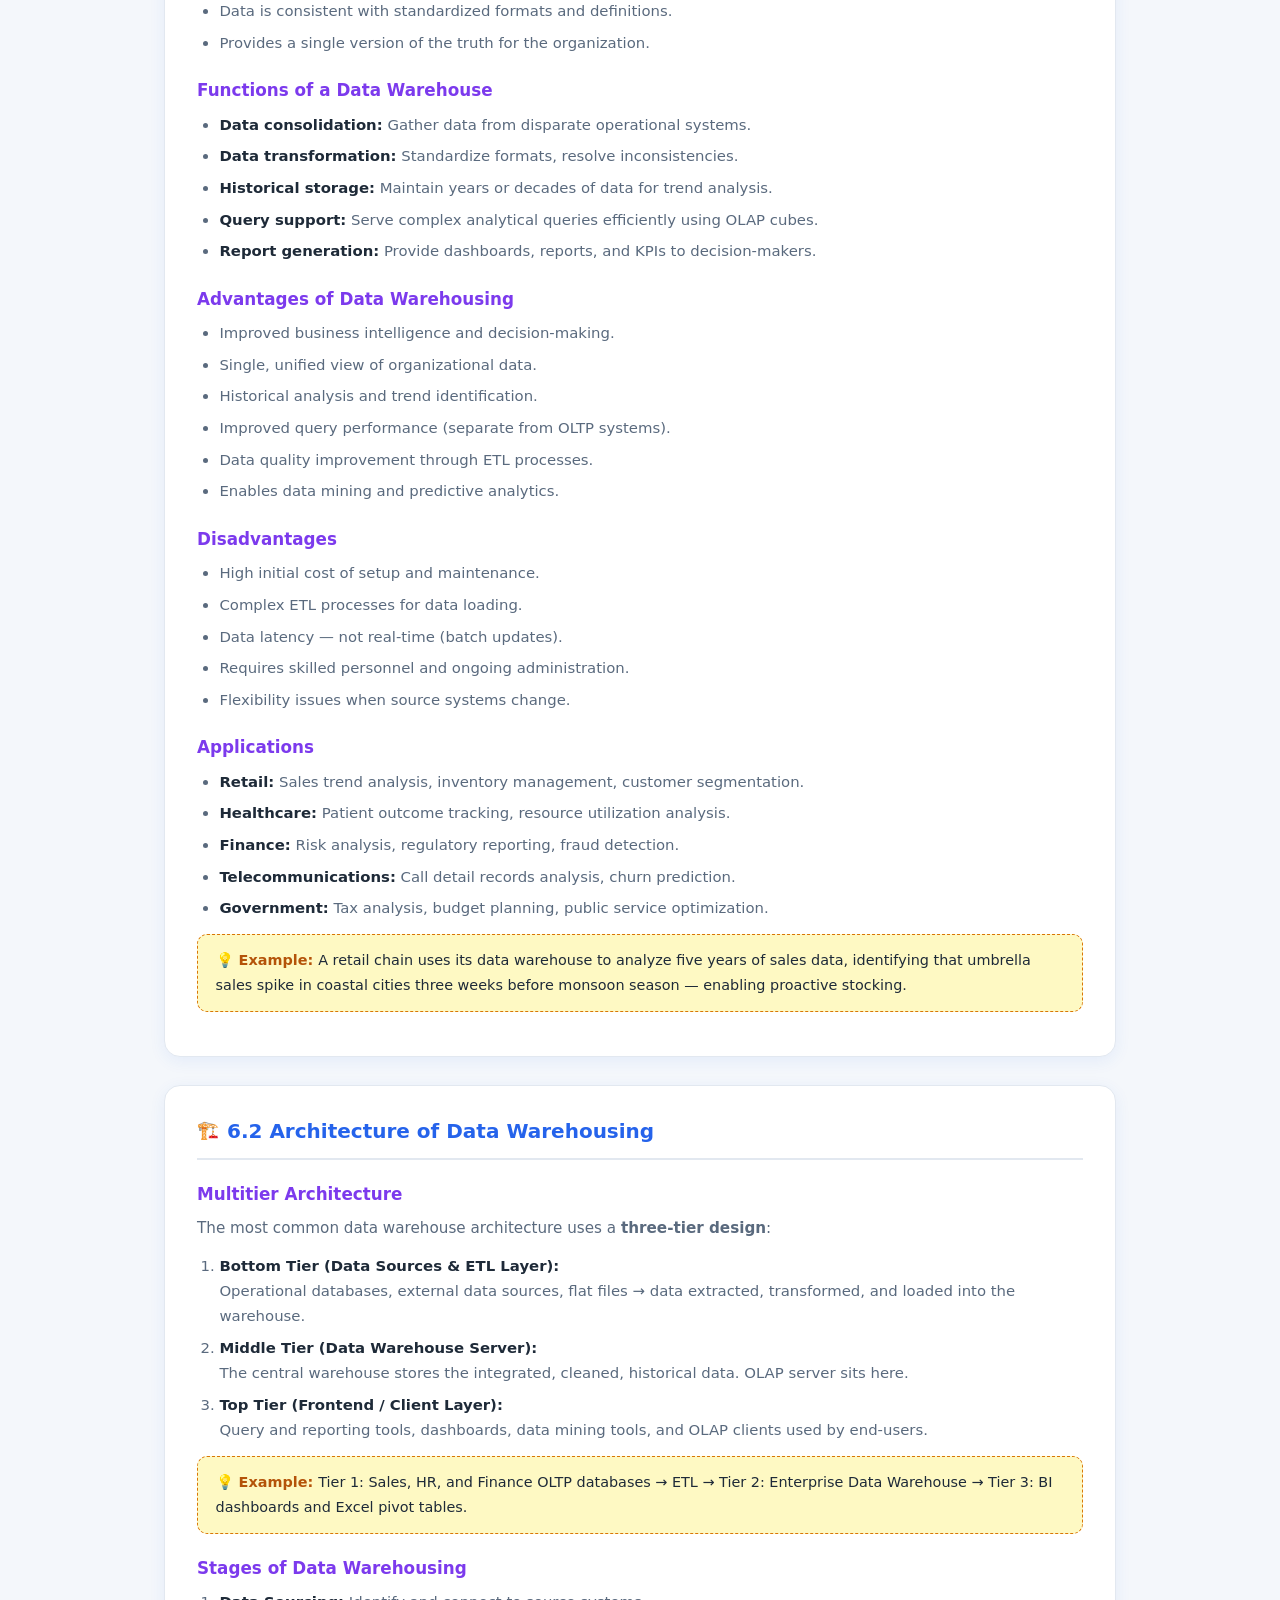
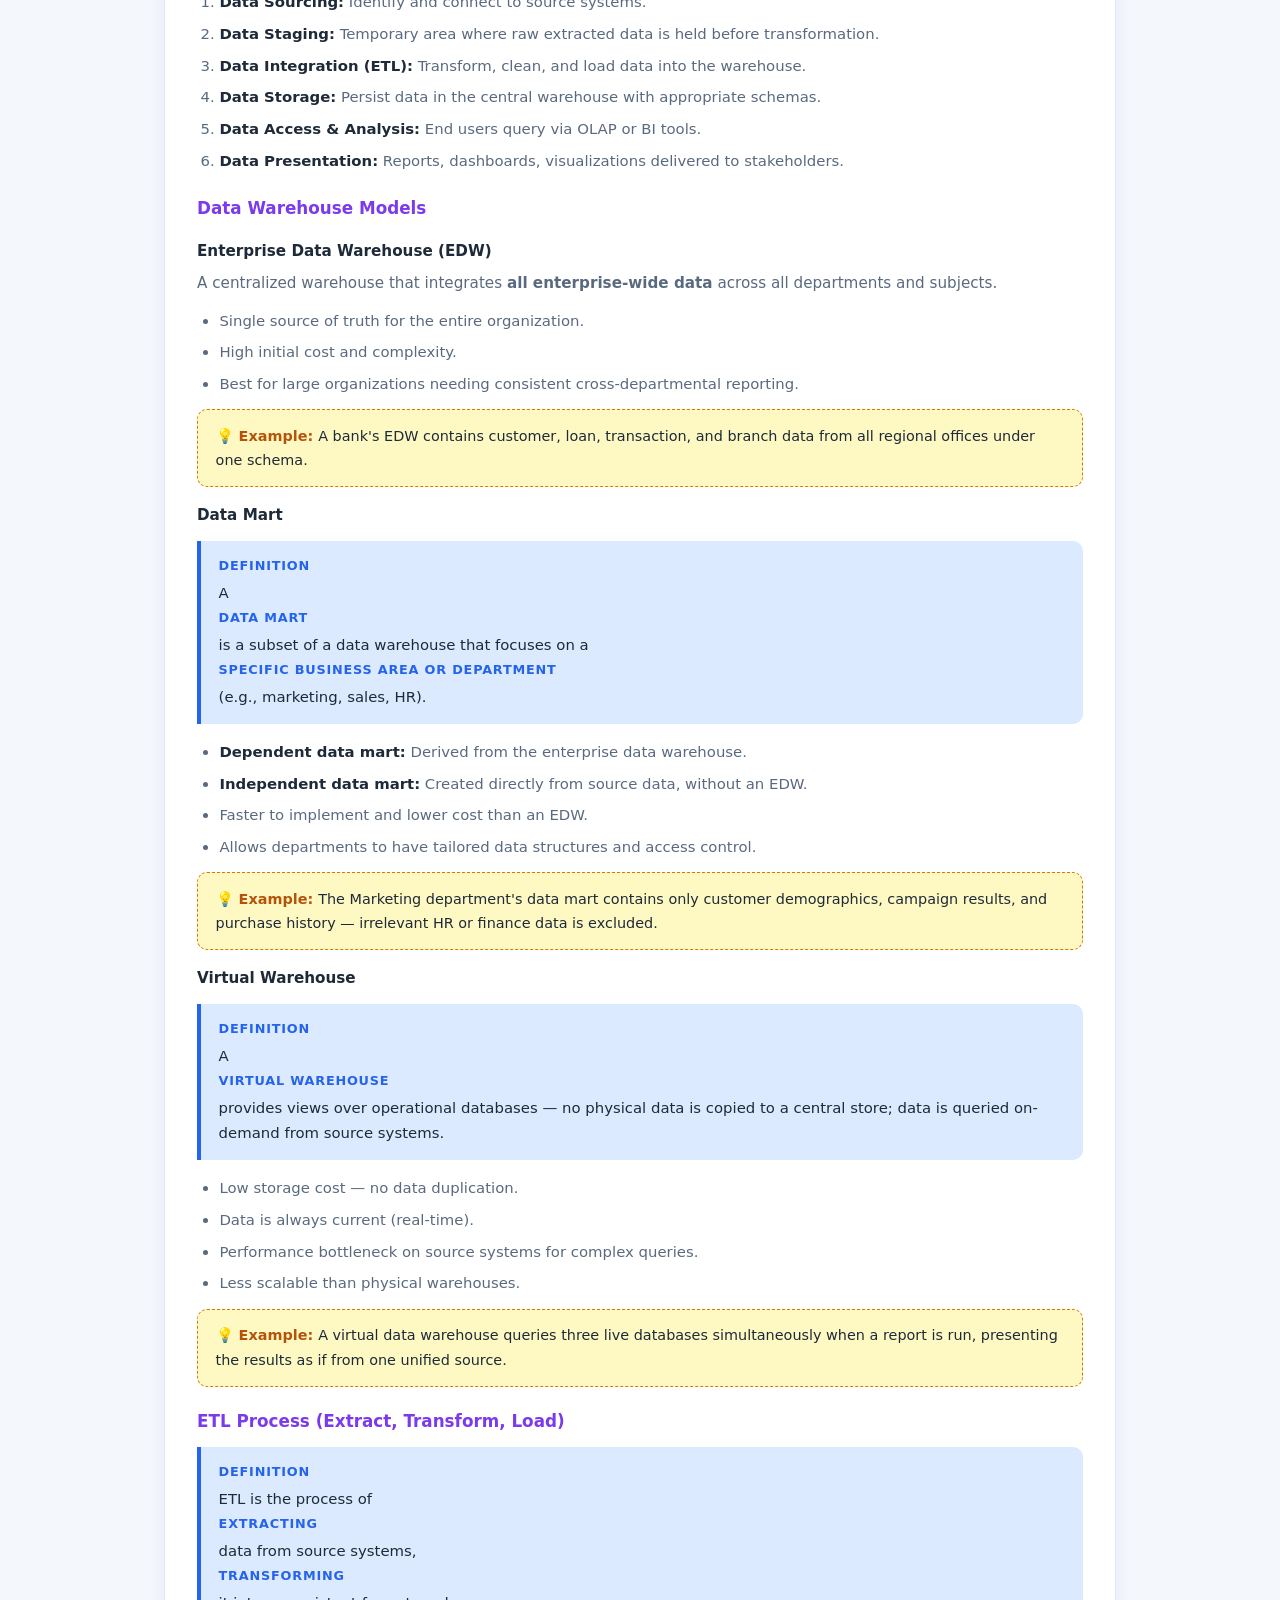
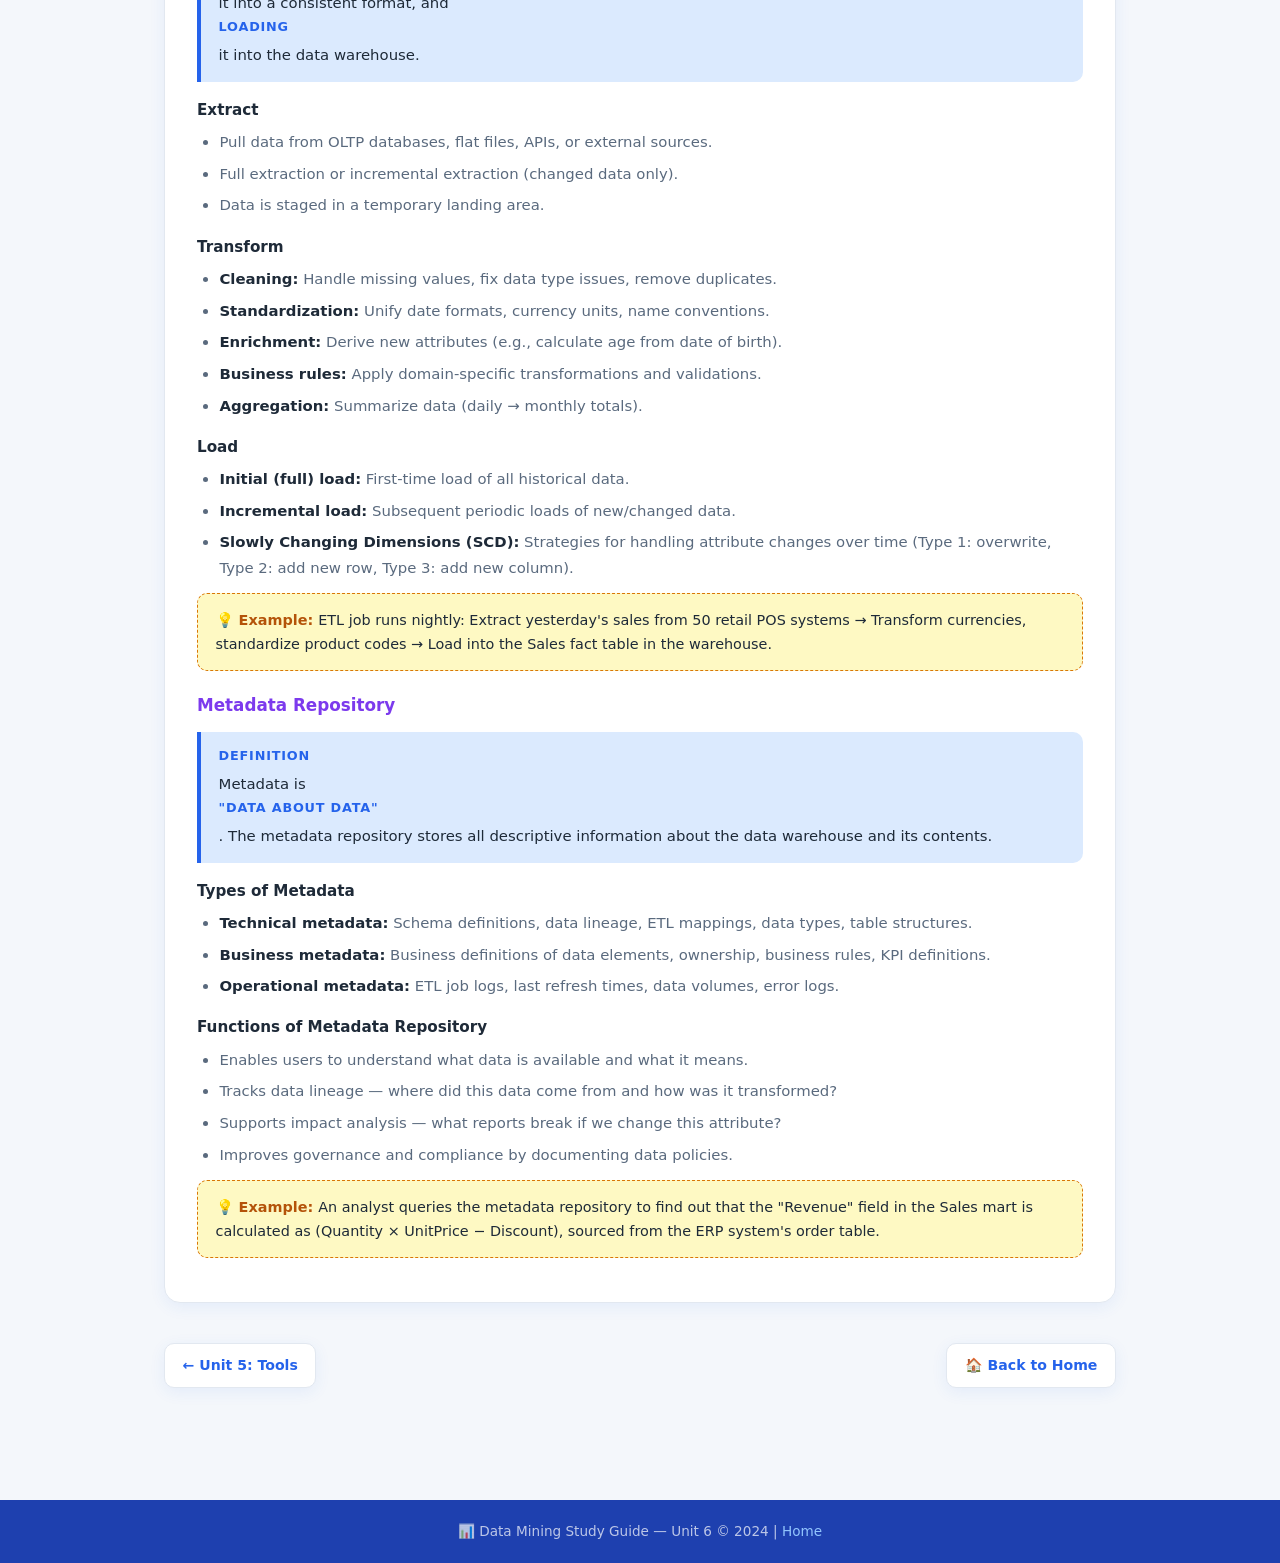
<file: unit6.html>
<!DOCTYPE html>
<html lang="en">
<head>
  <meta charset="UTF-8" />
  <meta name="viewport" content="width=device-width, initial-scale=1.0" />
  <title>Unit 6 – Data Warehousing</title>
  <meta name="description" content="Unit 6: Data Warehousing – basics, characteristics, ETL, multitier architecture, models, and metadata." />
  <link rel="stylesheet" href="style.css" />
  <script src="script.js" defer></script>
</head>
<body>

  <!-- ===== NAVBAR ===== -->
  <nav class="navbar" aria-label="Main navigation">
    <div class="navbar-inner">
      <a href="index.html" class="navbar-brand">📊 <span>Data</span>Mining</a>
      <button class="nav-toggle" aria-label="Toggle navigation" aria-expanded="false">☰</button>
      <ul class="nav-links">
        <li><a href="index.html">Home</a></li>
        <li><a href="unit1.html">Unit 1</a></li>
        <li><a href="unit2.html">Unit 2</a></li>
        <li><a href="unit3.html">Unit 3</a></li>
        <li><a href="unit4.html">Unit 4</a></li>
        <li><a href="unit5.html">Unit 5</a></li>
        <li><a href="unit6.html">Unit 6</a></li>
      </ul>
      <button class="dark-toggle" id="darkToggle" aria-label="Toggle dark mode">🌙 Dark</button>
    </div>
  </nav>

  <div class="page-wrapper">

    <header class="unit-header">
      <div class="unit-label">UNIT 6</div>
      <h1>Data Warehousing</h1>
      <p>Architecture, ETL, models, and metadata for decision support</p>
    </header>

    <div class="container">

      <div class="search-container">
        <span class="search-icon" aria-hidden="true">🔍</span>
        <input type="search" id="searchBar" class="search-bar" placeholder="Search topics…" aria-label="Search" autocomplete="off" />
        <div id="searchResults" class="search-results" role="listbox"></div>
      </div>

      <nav class="toc" aria-label="Table of Contents">
        <h2>📋 Contents</h2>
        <ol>
          <li><a href="#basics-dw">6.1 Basics of Data Warehousing</a></li>
          <li><a href="#architecture-dw">6.2 Architecture</a></li>
        </ol>
      </nav>

      <!-- 6.1 Basics -->
      <section class="section-card" id="basics-dw" aria-labelledby="h-bdw">
        <h2 id="h-bdw"><span class="section-icon">🏛️</span> 6.1 Basics of Data Warehousing</h2>

        <h3>Definition</h3>
        <div class="definition-box">
          <strong>Definition (W.H. Inmon)</strong>
          A Data Warehouse is a <strong>subject-oriented, integrated, time-variant, and non-volatile</strong> collection of data in support of management's decision-making process.
        </div>
        <ul>
          <li><strong>Subject-oriented:</strong> Organised around major subjects (customers, sales, products), not applications.</li>
          <li><strong>Integrated:</strong> Data from disparate sources is cleaned and unified.</li>
          <li><strong>Time-variant:</strong> Contains historical data — every key contains a time element.</li>
          <li><strong>Non-volatile:</strong> Data is not updated or deleted — only loaded and read.</li>
        </ul>

        <h3>Operational DB vs. Data Warehouse</h3>
        <div class="section-card" style="box-shadow:none; border: 1px solid var(--border); margin-bottom:0.5rem;">
          <table style="width:100%; border-collapse:collapse; font-size:0.88rem;">
            <thead>
              <tr style="background:var(--badge-bg); color:var(--badge-text);">
                <th style="padding:0.5rem 0.75rem; text-align:left; border-bottom:1px solid var(--border);">Feature</th>
                <th style="padding:0.5rem 0.75rem; text-align:left; border-bottom:1px solid var(--border);">Operational DB (OLTP)</th>
                <th style="padding:0.5rem 0.75rem; text-align:left; border-bottom:1px solid var(--border);">Data Warehouse (OLAP)</th>
              </tr>
            </thead>
            <tbody>
              <tr>
                <td style="padding:0.45rem 0.75rem; border-bottom:1px solid var(--border);"><strong>Purpose</strong></td>
                <td style="padding:0.45rem 0.75rem; border-bottom:1px solid var(--border);">Day-to-day operations</td>
                <td style="padding:0.45rem 0.75rem; border-bottom:1px solid var(--border);">Decision support &amp; analysis</td>
              </tr>
              <tr style="background:var(--bg);">
                <td style="padding:0.45rem 0.75rem; border-bottom:1px solid var(--border);"><strong>Data</strong></td>
                <td style="padding:0.45rem 0.75rem; border-bottom:1px solid var(--border);">Current, detailed</td>
                <td style="padding:0.45rem 0.75rem; border-bottom:1px solid var(--border);">Historical, summarized</td>
              </tr>
              <tr>
                <td style="padding:0.45rem 0.75rem; border-bottom:1px solid var(--border);"><strong>Operations</strong></td>
                <td style="padding:0.45rem 0.75rem; border-bottom:1px solid var(--border);">INSERT, UPDATE, DELETE</td>
                <td style="padding:0.45rem 0.75rem; border-bottom:1px solid var(--border);">Mostly SELECT (read-only)</td>
              </tr>
              <tr style="background:var(--bg);">
                <td style="padding:0.45rem 0.75rem; border-bottom:1px solid var(--border);"><strong>Schema</strong></td>
                <td style="padding:0.45rem 0.75rem; border-bottom:1px solid var(--border);">Normalized (3NF)</td>
                <td style="padding:0.45rem 0.75rem; border-bottom:1px solid var(--border);">Denormalized (Star/Snowflake)</td>
              </tr>
              <tr>
                <td style="padding:0.45rem 0.75rem; border-bottom:1px solid var(--border);"><strong>Users</strong></td>
                <td style="padding:0.45rem 0.75rem; border-bottom:1px solid var(--border);">Clerks, tellers, front-end</td>
                <td style="padding:0.45rem 0.75rem; border-bottom:1px solid var(--border);">Analysts, managers, executives</td>
              </tr>
              <tr style="background:var(--bg);">
                <td style="padding:0.45rem 0.75rem; border-bottom:1px solid var(--border);"><strong>Query size</strong></td>
                <td style="padding:0.45rem 0.75rem; border-bottom:1px solid var(--border);">Short, simple transactions</td>
                <td style="padding:0.45rem 0.75rem; border-bottom:1px solid var(--border);">Complex, long-running queries</td>
              </tr>
              <tr>
                <td style="padding:0.45rem 0.75rem;"><strong>Size</strong></td>
                <td style="padding:0.45rem 0.75rem;">100 MB – 10 GB</td>
                <td style="padding:0.45rem 0.75rem;">100 GB – Terabytes</td>
              </tr>
            </tbody>
          </table>
        </div>

        <h3>Characteristics of a Data Warehouse</h3>
        <ul>
          <li>Stores large amounts of historical data.</li>
          <li>Supports complex analytical and ad-hoc queries.</li>
          <li>Contains data integrated from multiple heterogeneous sources.</li>
          <li>Data is consistent with standardized formats and definitions.</li>
          <li>Provides a single version of the truth for the organization.</li>
        </ul>

        <h3>Functions of a Data Warehouse</h3>
        <ul>
          <li><strong>Data consolidation:</strong> Gather data from disparate operational systems.</li>
          <li><strong>Data transformation:</strong> Standardize formats, resolve inconsistencies.</li>
          <li><strong>Historical storage:</strong> Maintain years or decades of data for trend analysis.</li>
          <li><strong>Query support:</strong> Serve complex analytical queries efficiently using OLAP cubes.</li>
          <li><strong>Report generation:</strong> Provide dashboards, reports, and KPIs to decision-makers.</li>
        </ul>

        <h3>Advantages of Data Warehousing</h3>
        <ul>
          <li>Improved business intelligence and decision-making.</li>
          <li>Single, unified view of organizational data.</li>
          <li>Historical analysis and trend identification.</li>
          <li>Improved query performance (separate from OLTP systems).</li>
          <li>Data quality improvement through ETL processes.</li>
          <li>Enables data mining and predictive analytics.</li>
        </ul>

        <h3>Disadvantages</h3>
        <ul>
          <li>High initial cost of setup and maintenance.</li>
          <li>Complex ETL processes for data loading.</li>
          <li>Data latency — not real-time (batch updates).</li>
          <li>Requires skilled personnel and ongoing administration.</li>
          <li>Flexibility issues when source systems change.</li>
        </ul>

        <h3>Applications</h3>
        <ul>
          <li><strong>Retail:</strong> Sales trend analysis, inventory management, customer segmentation.</li>
          <li><strong>Healthcare:</strong> Patient outcome tracking, resource utilization analysis.</li>
          <li><strong>Finance:</strong> Risk analysis, regulatory reporting, fraud detection.</li>
          <li><strong>Telecommunications:</strong> Call detail records analysis, churn prediction.</li>
          <li><strong>Government:</strong> Tax analysis, budget planning, public service optimization.</li>
        </ul>
        <div class="example-box">A retail chain uses its data warehouse to analyze five years of sales data, identifying that umbrella sales spike in coastal cities three weeks before monsoon season — enabling proactive stocking.</div>
      </section>

      <!-- 6.2 Architecture -->
      <section class="section-card" id="architecture-dw" aria-labelledby="h-adw">
        <h2 id="h-adw"><span class="section-icon">🏗️</span> 6.2 Architecture of Data Warehousing</h2>

        <h3>Multitier Architecture</h3>
        <p>The most common data warehouse architecture uses a <strong>three-tier design</strong>:</p>
        <ol>
          <li>
            <strong>Bottom Tier (Data Sources &amp; ETL Layer):</strong><br/>
            Operational databases, external data sources, flat files → data extracted, transformed, and loaded into the warehouse.
          </li>
          <li>
            <strong>Middle Tier (Data Warehouse Server):</strong><br/>
            The central warehouse stores the integrated, cleaned, historical data. OLAP server sits here.
          </li>
          <li>
            <strong>Top Tier (Frontend / Client Layer):</strong><br/>
            Query and reporting tools, dashboards, data mining tools, and OLAP clients used by end-users.
          </li>
        </ol>
        <div class="example-box">Tier 1: Sales, HR, and Finance OLTP databases → ETL → Tier 2: Enterprise Data Warehouse → Tier 3: BI dashboards and Excel pivot tables.</div>

        <h3>Stages of Data Warehousing</h3>
        <ol>
          <li><strong>Data Sourcing:</strong> Identify and connect to source systems.</li>
          <li><strong>Data Staging:</strong> Temporary area where raw extracted data is held before transformation.</li>
          <li><strong>Data Integration (ETL):</strong> Transform, clean, and load data into the warehouse.</li>
          <li><strong>Data Storage:</strong> Persist data in the central warehouse with appropriate schemas.</li>
          <li><strong>Data Access &amp; Analysis:</strong> End users query via OLAP or BI tools.</li>
          <li><strong>Data Presentation:</strong> Reports, dashboards, visualizations delivered to stakeholders.</li>
        </ol>

        <h3>Data Warehouse Models</h3>
        <h4>Enterprise Data Warehouse (EDW)</h4>
        <p>A centralized warehouse that integrates <strong>all enterprise-wide data</strong> across all departments and subjects.</p>
        <ul>
          <li>Single source of truth for the entire organization.</li>
          <li>High initial cost and complexity.</li>
          <li>Best for large organizations needing consistent cross-departmental reporting.</li>
        </ul>
        <div class="example-box">A bank's EDW contains customer, loan, transaction, and branch data from all regional offices under one schema.</div>

        <h4>Data Mart</h4>
        <div class="definition-box">
          <strong>Definition</strong>
          A <strong>data mart</strong> is a subset of a data warehouse that focuses on a <strong>specific business area or department</strong> (e.g., marketing, sales, HR).
        </div>
        <ul>
          <li><strong>Dependent data mart:</strong> Derived from the enterprise data warehouse.</li>
          <li><strong>Independent data mart:</strong> Created directly from source data, without an EDW.</li>
          <li>Faster to implement and lower cost than an EDW.</li>
          <li>Allows departments to have tailored data structures and access control.</li>
        </ul>
        <div class="example-box">The Marketing department's data mart contains only customer demographics, campaign results, and purchase history — irrelevant HR or finance data is excluded.</div>

        <h4>Virtual Warehouse</h4>
        <div class="definition-box">
          <strong>Definition</strong>
          A <strong>virtual warehouse</strong> provides views over operational databases — no physical data is copied to a central store; data is queried on-demand from source systems.
        </div>
        <ul>
          <li>Low storage cost — no data duplication.</li>
          <li>Data is always current (real-time).</li>
          <li>Performance bottleneck on source systems for complex queries.</li>
          <li>Less scalable than physical warehouses.</li>
        </ul>
        <div class="example-box">A virtual data warehouse queries three live databases simultaneously when a report is run, presenting the results as if from one unified source.</div>

        <h3>ETL Process (Extract, Transform, Load)</h3>
        <div class="definition-box">
          <strong>Definition</strong>
          ETL is the process of <strong>extracting</strong> data from source systems, <strong>transforming</strong> it into a consistent format, and <strong>loading</strong> it into the data warehouse.
        </div>

        <h4>Extract</h4>
        <ul>
          <li>Pull data from OLTP databases, flat files, APIs, or external sources.</li>
          <li>Full extraction or incremental extraction (changed data only).</li>
          <li>Data is staged in a temporary landing area.</li>
        </ul>

        <h4>Transform</h4>
        <ul>
          <li><strong>Cleaning:</strong> Handle missing values, fix data type issues, remove duplicates.</li>
          <li><strong>Standardization:</strong> Unify date formats, currency units, name conventions.</li>
          <li><strong>Enrichment:</strong> Derive new attributes (e.g., calculate age from date of birth).</li>
          <li><strong>Business rules:</strong> Apply domain-specific transformations and validations.</li>
          <li><strong>Aggregation:</strong> Summarize data (daily → monthly totals).</li>
        </ul>

        <h4>Load</h4>
        <ul>
          <li><strong>Initial (full) load:</strong> First-time load of all historical data.</li>
          <li><strong>Incremental load:</strong> Subsequent periodic loads of new/changed data.</li>
          <li><strong>Slowly Changing Dimensions (SCD):</strong> Strategies for handling attribute changes over time (Type 1: overwrite, Type 2: add new row, Type 3: add new column).</li>
        </ul>
        <div class="example-box">ETL job runs nightly: Extract yesterday's sales from 50 retail POS systems → Transform currencies, standardize product codes → Load into the Sales fact table in the warehouse.</div>

        <h3>Metadata Repository</h3>
        <div class="definition-box">
          <strong>Definition</strong>
          Metadata is <strong>"data about data"</strong>. The metadata repository stores all descriptive information about the data warehouse and its contents.
        </div>
        <h4>Types of Metadata</h4>
        <ul>
          <li><strong>Technical metadata:</strong> Schema definitions, data lineage, ETL mappings, data types, table structures.</li>
          <li><strong>Business metadata:</strong> Business definitions of data elements, ownership, business rules, KPI definitions.</li>
          <li><strong>Operational metadata:</strong> ETL job logs, last refresh times, data volumes, error logs.</li>
        </ul>
        <h4>Functions of Metadata Repository</h4>
        <ul>
          <li>Enables users to understand what data is available and what it means.</li>
          <li>Tracks data lineage — where did this data come from and how was it transformed?</li>
          <li>Supports impact analysis — what reports break if we change this attribute?</li>
          <li>Improves governance and compliance by documenting data policies.</li>
        </ul>
        <div class="example-box">An analyst queries the metadata repository to find out that the "Revenue" field in the Sales mart is calculated as (Quantity × UnitPrice − Discount), sourced from the ERP system's order table.</div>
      </section>

      <!-- Unit Navigation -->
      <div class="unit-nav">
        <a href="unit5.html" class="unit-nav-btn">← Unit 5: Tools</a>
        <a href="index.html" class="unit-nav-btn">🏠 Back to Home</a>
      </div>

    </div>
  </div>

  <button id="backToTop" title="Back to top" aria-label="Back to top">▲</button>

  <footer>
    <p>📊 Data Mining Study Guide &mdash; Unit 6 &copy; 2024 | <a href="index.html">Home</a></p>
  </footer>

</body>
</html>
</file>
<file: style.css>
/* ===========================================
   Data Mining Educational Website - style.css
   =========================================== */

/* ---- CSS Variables (Light Mode) ---- */
:root {
  --bg: #f4f7fb;
  --bg-card: #ffffff;
  --text: #1e2a38;
  --text-muted: #5a6a7e;
  --primary: #2563eb;
  --primary-dark: #1d4ed8;
  --accent: #7c3aed;
  --border: #e2e8f0;
  --shadow: 0 4px 16px rgba(37, 99, 235, 0.08);
  --shadow-hover: 0 8px 32px rgba(37, 99, 235, 0.16);
  --nav-bg: #1e40af;
  --nav-text: #ffffff;
  --badge-bg: #dbeafe;
  --badge-text: #1d4ed8;
  --code-bg: #f1f5f9;
  --highlight: #fef9c3;
  --transition: 0.3s ease;
}

/* ---- Dark Mode Variables ---- */
[data-theme="dark"] {
  --bg: #0f172a;
  --bg-card: #1e293b;
  --text: #e2e8f0;
  --text-muted: #94a3b8;
  --primary: #60a5fa;
  --primary-dark: #3b82f6;
  --accent: #a78bfa;
  --border: #334155;
  --shadow: 0 4px 16px rgba(0, 0, 0, 0.4);
  --shadow-hover: 0 8px 32px rgba(0, 0, 0, 0.6);
  --nav-bg: #0f172a;
  --nav-text: #e2e8f0;
  --badge-bg: #1e3a5f;
  --badge-text: #93c5fd;
  --code-bg: #1e293b;
  --highlight: #3d3000;
}

/* ---- Reset & Base ---- */
*, *::before, *::after {
  box-sizing: border-box;
  margin: 0;
  padding: 0;
}

html {
  scroll-behavior: smooth;
  font-size: 16px;
}

body {
  font-family: 'Segoe UI', system-ui, -apple-system, sans-serif;
  background-color: var(--bg);
  color: var(--text);
  line-height: 1.7;
  transition: background-color var(--transition), color var(--transition);
}

/* ---- Navbar ---- */
.navbar {
  position: fixed;
  top: 0;
  left: 0;
  right: 0;
  z-index: 1000;
  background: var(--nav-bg);
  color: var(--nav-text);
  box-shadow: 0 2px 12px rgba(0, 0, 0, 0.25);
  transition: background var(--transition);
}

.navbar-inner {
  display: flex;
  align-items: center;
  justify-content: space-between;
  max-width: 1200px;
  margin: 0 auto;
  padding: 0 1.5rem;
  height: 60px;
  flex-wrap: wrap;
  gap: 0.5rem;
}

.navbar-brand {
  font-size: 1.15rem;
  font-weight: 700;
  color: var(--nav-text);
  text-decoration: none;
  letter-spacing: 0.5px;
  white-space: nowrap;
}

.navbar-brand span {
  color: #93c5fd;
}

/* Hamburger menu button (mobile) */
.nav-toggle {
  display: none;
  background: none;
  border: none;
  color: var(--nav-text);
  font-size: 1.5rem;
  cursor: pointer;
  padding: 0.25rem 0.5rem;
}

.nav-links {
  display: flex;
  align-items: center;
  gap: 0.25rem;
  list-style: none;
  flex-wrap: wrap;
}

.nav-links a {
  color: rgba(255, 255, 255, 0.85);
  text-decoration: none;
  padding: 0.4rem 0.75rem;
  border-radius: 6px;
  font-size: 0.875rem;
  font-weight: 500;
  transition: background var(--transition), color var(--transition);
  white-space: nowrap;
}

.nav-links a:hover,
.nav-links a.active {
  background: rgba(255, 255, 255, 0.15);
  color: #ffffff;
}

/* Dark mode toggle button */
.dark-toggle {
  background: rgba(255, 255, 255, 0.1);
  border: 1px solid rgba(255, 255, 255, 0.25);
  color: var(--nav-text);
  border-radius: 20px;
  padding: 0.3rem 0.75rem;
  cursor: pointer;
  font-size: 0.85rem;
  transition: background var(--transition);
  white-space: nowrap;
}

.dark-toggle:hover {
  background: rgba(255, 255, 255, 0.2);
}

/* ---- Search Bar ---- */
.search-container {
  max-width: 600px;
  margin: 0 auto 2rem;
  position: relative;
}

.search-bar {
  width: 100%;
  padding: 0.75rem 1.25rem 0.75rem 3rem;
  border: 2px solid var(--border);
  border-radius: 40px;
  font-size: 1rem;
  background: var(--bg-card);
  color: var(--text);
  transition: border-color var(--transition), box-shadow var(--transition);
  outline: none;
}

.search-bar:focus {
  border-color: var(--primary);
  box-shadow: 0 0 0 3px rgba(37, 99, 235, 0.12);
}

.search-icon {
  position: absolute;
  left: 1rem;
  top: 50%;
  transform: translateY(-50%);
  color: var(--text-muted);
  font-size: 1.1rem;
  pointer-events: none;
}

.search-results {
  position: absolute;
  top: calc(100% + 0.5rem);
  left: 0;
  right: 0;
  background: var(--bg-card);
  border: 1px solid var(--border);
  border-radius: 12px;
  box-shadow: var(--shadow-hover);
  z-index: 500;
  max-height: 320px;
  overflow-y: auto;
  display: none;
}

.search-results.visible {
  display: block;
}

.search-result-item {
  padding: 0.75rem 1.25rem;
  cursor: pointer;
  border-bottom: 1px solid var(--border);
  transition: background var(--transition);
  text-decoration: none;
  display: block;
  color: var(--text);
}

.search-result-item:last-child {
  border-bottom: none;
}

.search-result-item:hover {
  background: var(--badge-bg);
}

.search-result-item .result-title {
  font-weight: 600;
  font-size: 0.9rem;
}

.search-result-item .result-unit {
  font-size: 0.78rem;
  color: var(--text-muted);
  margin-top: 0.2rem;
}

/* ---- Main Content Layout ---- */
.page-wrapper {
  padding-top: 76px; /* offset for fixed navbar */
  min-height: 100vh;
}

.container {
  max-width: 1000px;
  margin: 0 auto;
  padding: 2rem 1.5rem 4rem;
}

/* ---- Hero / Home ---- */
.hero {
  text-align: center;
  padding: 3.5rem 1rem 2.5rem;
  background: linear-gradient(135deg, var(--nav-bg) 0%, var(--accent) 100%);
  color: #fff;
  border-radius: 0 0 24px 24px;
  margin-bottom: 2.5rem;
}

.hero h1 {
  font-size: clamp(1.8rem, 5vw, 2.8rem);
  font-weight: 800;
  margin-bottom: 0.75rem;
  letter-spacing: -0.5px;
}

.hero p {
  font-size: 1.1rem;
  opacity: 0.9;
  max-width: 600px;
  margin: 0 auto 1.5rem;
}

.hero-badge {
  display: inline-block;
  background: rgba(255, 255, 255, 0.2);
  color: #fff;
  border-radius: 20px;
  padding: 0.3rem 1rem;
  font-size: 0.85rem;
  font-weight: 600;
  letter-spacing: 0.5px;
}

/* ---- Unit Cards (Home Page) ---- */
.unit-grid {
  display: grid;
  grid-template-columns: repeat(auto-fill, minmax(280px, 1fr));
  gap: 1.5rem;
  margin-top: 1.5rem;
}

.unit-card {
  background: var(--bg-card);
  border: 1px solid var(--border);
  border-radius: 16px;
  padding: 1.5rem;
  box-shadow: var(--shadow);
  transition: transform var(--transition), box-shadow var(--transition);
  text-decoration: none;
  color: var(--text);
  display: block;
  opacity: 0;
  transform: translateY(24px);
}

.unit-card.visible {
  opacity: 1;
  transform: translateY(0);
  transition: opacity 0.5s ease, transform 0.5s ease,
              box-shadow var(--transition);
}

.unit-card:hover {
  transform: translateY(-5px);
  box-shadow: var(--shadow-hover);
}

.unit-card-number {
  display: inline-block;
  background: var(--badge-bg);
  color: var(--badge-text);
  border-radius: 8px;
  padding: 0.2rem 0.6rem;
  font-size: 0.78rem;
  font-weight: 700;
  margin-bottom: 0.75rem;
  letter-spacing: 0.5px;
}

.unit-card h3 {
  font-size: 1.1rem;
  font-weight: 700;
  margin-bottom: 0.5rem;
  color: var(--primary);
}

.unit-card p {
  font-size: 0.875rem;
  color: var(--text-muted);
  line-height: 1.55;
}

.unit-card .card-topics {
  margin-top: 1rem;
  display: flex;
  flex-wrap: wrap;
  gap: 0.4rem;
}

.topic-tag {
  background: var(--badge-bg);
  color: var(--badge-text);
  border-radius: 12px;
  padding: 0.15rem 0.55rem;
  font-size: 0.75rem;
  font-weight: 500;
}

/* ---- Unit Page Header ---- */
.unit-header {
  background: linear-gradient(135deg, var(--nav-bg) 0%, var(--accent) 100%);
  color: #fff;
  padding: 2.5rem 1.5rem 2rem;
  border-radius: 0 0 24px 24px;
  margin-bottom: 2.5rem;
  text-align: center;
}

.unit-header .unit-label {
  display: inline-block;
  background: rgba(255, 255, 255, 0.2);
  border-radius: 20px;
  padding: 0.25rem 0.9rem;
  font-size: 0.82rem;
  font-weight: 600;
  margin-bottom: 0.75rem;
  letter-spacing: 0.5px;
}

.unit-header h1 {
  font-size: clamp(1.5rem, 4vw, 2.2rem);
  font-weight: 800;
  letter-spacing: -0.3px;
}

.unit-header p {
  margin-top: 0.6rem;
  font-size: 1rem;
  opacity: 0.85;
}

/* ---- Section Cards ---- */
.section-card {
  background: var(--bg-card);
  border: 1px solid var(--border);
  border-radius: 16px;
  padding: 1.75rem 2rem;
  margin-bottom: 1.75rem;
  box-shadow: var(--shadow);
  transition: box-shadow var(--transition);
  opacity: 0;
  transform: translateY(20px);
}

.section-card.visible {
  opacity: 1;
  transform: translateY(0);
  transition: opacity 0.5s ease, transform 0.5s ease,
              box-shadow var(--transition);
}

.section-card:hover {
  box-shadow: var(--shadow-hover);
}

.section-card h2 {
  font-size: 1.25rem;
  font-weight: 700;
  color: var(--primary);
  border-bottom: 2px solid var(--border);
  padding-bottom: 0.6rem;
  margin-bottom: 1.1rem;
  display: flex;
  align-items: center;
  gap: 0.5rem;
}

.section-card h2 .section-icon {
  font-size: 1.1rem;
}

.section-card h3 {
  font-size: 1.05rem;
  font-weight: 700;
  color: var(--accent);
  margin: 1.25rem 0 0.5rem;
}

.section-card h4 {
  font-size: 0.95rem;
  font-weight: 700;
  color: var(--text);
  margin: 1rem 0 0.4rem;
}

.section-card p {
  font-size: 0.95rem;
  color: var(--text-muted);
  margin-bottom: 0.75rem;
}

.section-card ul,
.section-card ol {
  padding-left: 1.4rem;
  margin-bottom: 0.75rem;
}

.section-card li {
  font-size: 0.93rem;
  color: var(--text-muted);
  margin-bottom: 0.4rem;
}

.section-card li strong {
  color: var(--text);
}

/* ---- Definition Box ---- */
.definition-box {
  background: var(--badge-bg);
  border-left: 4px solid var(--primary);
  border-radius: 0 10px 10px 0;
  padding: 0.85rem 1.1rem;
  margin: 0.75rem 0 1rem;
  font-size: 0.93rem;
  color: var(--text);
}

.definition-box strong {
  display: block;
  font-size: 0.8rem;
  text-transform: uppercase;
  letter-spacing: 0.8px;
  color: var(--primary);
  margin-bottom: 0.3rem;
}

/* ---- Example Box ---- */
.example-box {
  background: var(--highlight);
  border: 1px dashed #d97706;
  border-radius: 10px;
  padding: 0.85rem 1.1rem;
  margin: 0.75rem 0 1rem;
  font-size: 0.9rem;
}

.example-box::before {
  content: "💡 Example: ";
  font-weight: 700;
  color: #b45309;
}

/* ---- Code / Formula Block ---- */
.code-block {
  background: var(--code-bg);
  border: 1px solid var(--border);
  border-radius: 8px;
  padding: 0.8rem 1.1rem;
  font-family: 'Courier New', monospace;
  font-size: 0.88rem;
  overflow-x: auto;
  margin: 0.75rem 0 1rem;
  color: var(--text);
}

/* ---- Table of Contents ---- */
.toc {
  background: var(--bg-card);
  border: 1px solid var(--border);
  border-radius: 14px;
  padding: 1.25rem 1.5rem;
  margin-bottom: 2rem;
  box-shadow: var(--shadow);
}

.toc h2 {
  font-size: 1rem;
  font-weight: 700;
  color: var(--text-muted);
  text-transform: uppercase;
  letter-spacing: 0.8px;
  margin-bottom: 0.75rem;
}

.toc ol {
  padding-left: 1.4rem;
}

.toc li {
  margin-bottom: 0.35rem;
}

.toc a {
  color: var(--primary);
  text-decoration: none;
  font-size: 0.9rem;
  transition: color var(--transition);
}

.toc a:hover {
  color: var(--accent);
  text-decoration: underline;
}

/* ---- Navigation between units ---- */
.unit-nav {
  display: flex;
  justify-content: space-between;
  align-items: center;
  margin-top: 2.5rem;
  flex-wrap: wrap;
  gap: 1rem;
}

.unit-nav-btn {
  display: inline-flex;
  align-items: center;
  gap: 0.4rem;
  background: var(--bg-card);
  border: 1px solid var(--border);
  color: var(--primary);
  text-decoration: none;
  padding: 0.6rem 1.1rem;
  border-radius: 10px;
  font-weight: 600;
  font-size: 0.88rem;
  transition: background var(--transition), box-shadow var(--transition);
  box-shadow: var(--shadow);
}

.unit-nav-btn:hover {
  background: var(--primary);
  color: #fff;
  box-shadow: var(--shadow-hover);
}

/* ---- Back to Top Button ---- */
#backToTop {
  position: fixed;
  bottom: 1.75rem;
  right: 1.75rem;
  width: 44px;
  height: 44px;
  border-radius: 50%;
  background: var(--primary);
  color: #fff;
  border: none;
  font-size: 1.25rem;
  cursor: pointer;
  box-shadow: 0 4px 14px rgba(37, 99, 235, 0.35);
  opacity: 0;
  pointer-events: none;
  transition: opacity var(--transition), transform var(--transition);
  z-index: 999;
  display: flex;
  align-items: center;
  justify-content: center;
}

#backToTop.visible {
  opacity: 1;
  pointer-events: auto;
}

#backToTop:hover {
  transform: translateY(-3px);
  background: var(--primary-dark);
}

/* ---- Section Headings ---- */
.section-title {
  font-size: 1.35rem;
  font-weight: 800;
  color: var(--text);
  margin-bottom: 1.25rem;
  display: flex;
  align-items: center;
  gap: 0.5rem;
}

/* ---- Footer ---- */
footer {
  background: var(--nav-bg);
  color: rgba(255, 255, 255, 0.7);
  text-align: center;
  padding: 1.25rem 1rem;
  font-size: 0.85rem;
  margin-top: 3rem;
}

footer a {
  color: #93c5fd;
  text-decoration: none;
}

footer a:hover {
  text-decoration: underline;
}

/* ---- Highlight searched text ---- */
mark {
  background: #fbbf24;
  color: #1e2a38;
  border-radius: 3px;
  padding: 0 2px;
}

/* ---- No results message ---- */
.no-results {
  padding: 1.25rem;
  text-align: center;
  color: var(--text-muted);
  font-size: 0.9rem;
}

/* ---- Responsive ---- */
@media (max-width: 768px) {
  .nav-toggle {
    display: block;
  }

  .nav-links {
    display: none;
    width: 100%;
    flex-direction: column;
    align-items: flex-start;
    background: var(--nav-bg);
    padding: 0.5rem 0 1rem;
    gap: 0;
  }

  .nav-links.open {
    display: flex;
  }

  .nav-links a {
    padding: 0.55rem 1.5rem;
    width: 100%;
    border-radius: 0;
  }

  .dark-toggle {
    margin-left: auto;
  }

  .navbar-inner {
    flex-wrap: wrap;
    height: auto;
    padding: 0.5rem 1rem;
  }

  .section-card {
    padding: 1.25rem 1.1rem;
  }

  .hero {
    padding: 2.5rem 1rem 2rem;
  }

  .unit-grid {
    grid-template-columns: 1fr;
  }
}

@media (max-width: 480px) {
  .container {
    padding: 1.25rem 0.875rem 3rem;
  }
}

/* ---- Scrollbar Styling ---- */
::-webkit-scrollbar {
  width: 7px;
  height: 7px;
}
::-webkit-scrollbar-track {
  background: var(--bg);
}
::-webkit-scrollbar-thumb {
  background: var(--border);
  border-radius: 10px;
}
::-webkit-scrollbar-thumb:hover {
  background: var(--text-muted);
}
</file>
